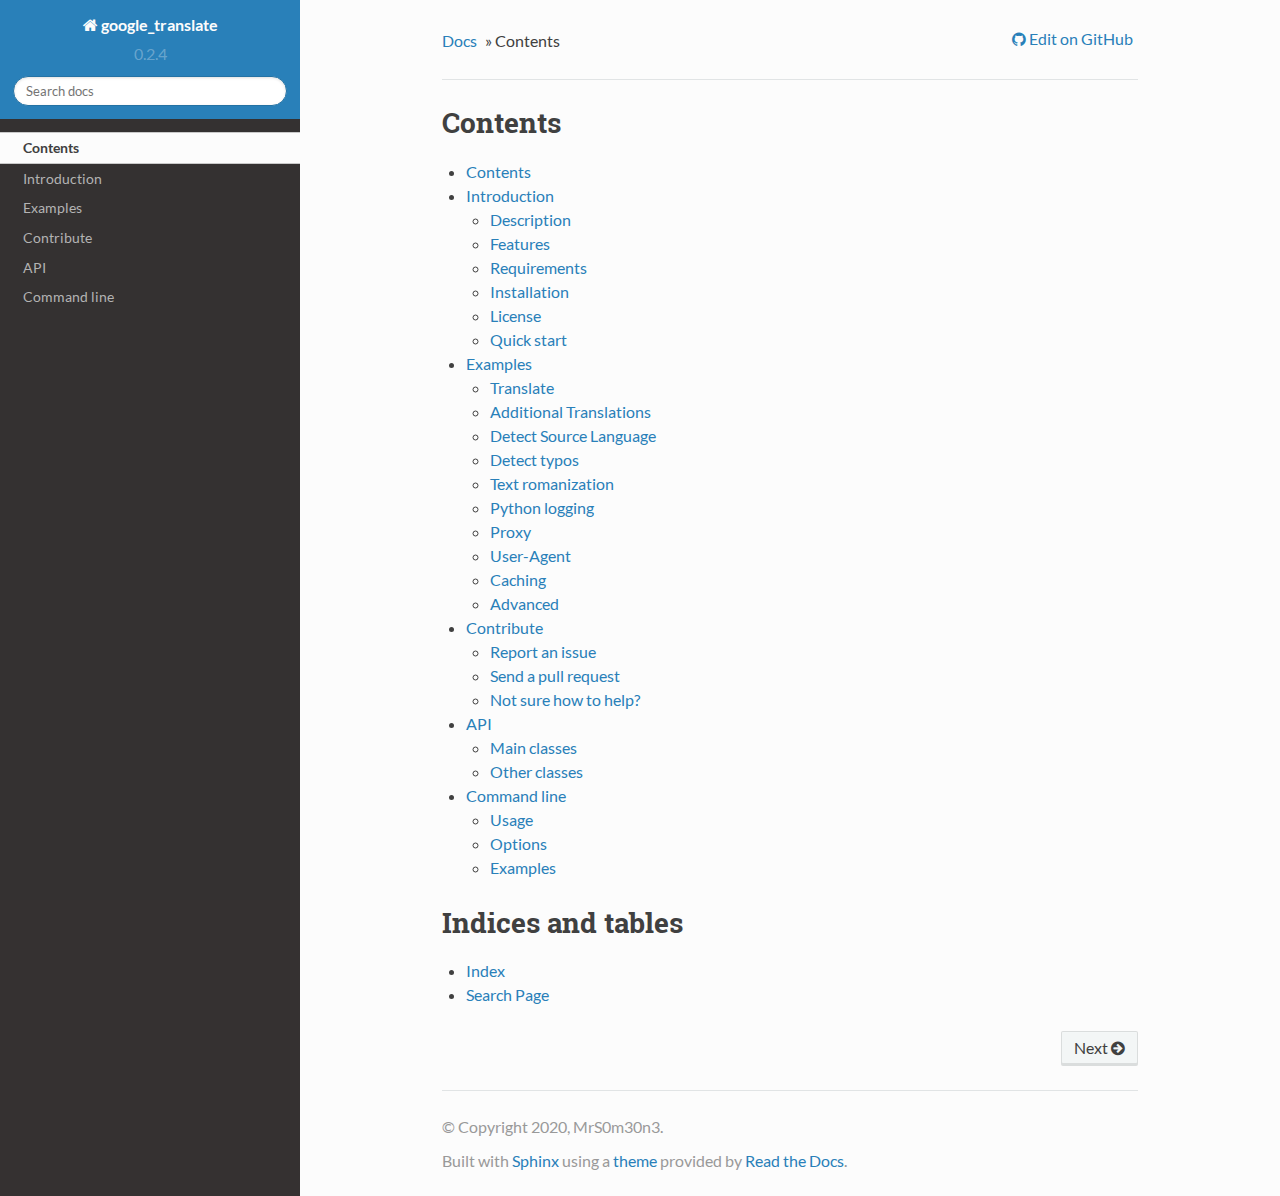
<file: docs/docs/index.html>
<!DOCTYPE html>
<!--[if IE 8]><html class="no-js lt-ie9" lang="en" > <![endif]-->
<!--[if gt IE 8]><!--> <html class="no-js" lang="en" > <!--<![endif]-->
<head>
  <meta charset="utf-8">
  
  <meta name="viewport" content="width=device-width, initial-scale=1.0">
  
  <title>Contents &mdash; google_translate 0.2.4 documentation</title>
  

  
  

  

  
  
    

  

  
  
    <link rel="stylesheet" href="_static/css/theme.css" type="text/css" />
  

  

  
        <link rel="index" title="Index"
              href="genindex.html"/>
        <link rel="search" title="Search" href="search.html"/>
    <link rel="top" title="google_translate 0.2.4 documentation" href="#"/>
        <link rel="next" title="Introduction" href="intro.html"/> 

  
  <script src="_static/js/modernizr.min.js"></script>

</head>

<body class="wy-body-for-nav" role="document">

  <div class="wy-grid-for-nav">

    
    <nav data-toggle="wy-nav-shift" class="wy-nav-side">
      <div class="wy-side-scroll">
        <div class="wy-side-nav-search">
          

          
            <a href="#" class="icon icon-home"> google_translate
          

          
          </a>

          
            
            
              <div class="version">
                0.2.4
              </div>
            
          

          
<div role="search">
  <form id="rtd-search-form" class="wy-form" action="search.html" method="get">
    <input type="text" name="q" placeholder="Search docs" />
    <input type="hidden" name="check_keywords" value="yes" />
    <input type="hidden" name="area" value="default" />
  </form>
</div>

          
        </div>

        <div class="wy-menu wy-menu-vertical" data-spy="affix" role="navigation" aria-label="main navigation">
          
            
            
                <ul class="current">
<li class="toctree-l1 current"><a class="current reference internal" href="#">Contents</a></li>
<li class="toctree-l1"><a class="reference internal" href="intro.html">Introduction</a></li>
<li class="toctree-l1"><a class="reference internal" href="examples.html">Examples</a></li>
<li class="toctree-l1"><a class="reference internal" href="contribute.html">Contribute</a></li>
<li class="toctree-l1"><a class="reference internal" href="api.html">API</a></li>
<li class="toctree-l1"><a class="reference internal" href="cmdline.html">Command line</a></li>
</ul>

            
          
        </div>
      </div>
    </nav>

    <section data-toggle="wy-nav-shift" class="wy-nav-content-wrap">

      
      <nav class="wy-nav-top" role="navigation" aria-label="top navigation">
        <i data-toggle="wy-nav-top" class="fa fa-bars"></i>
        <a href="#">google_translate</a>
      </nav>


      
      <div class="wy-nav-content">
        <div class="rst-content">
          

 



<div role="navigation" aria-label="breadcrumbs navigation">
  <ul class="wy-breadcrumbs">
    <li><a href="#">Docs</a> &raquo;</li>
      
    <li>Contents</li>
      <li class="wy-breadcrumbs-aside">
        
          
            <a href="https://github.com/MrS0m30n3/google-translate/blob/master/docs/index.rst" class="fa fa-github"> Edit on GitHub</a>
          
        
      </li>
  </ul>
  <hr/>
</div>
          <div role="main" class="document" itemscope="itemscope" itemtype="http://schema.org/Article">
           <div itemprop="articleBody">
            
  <div class="section" id="contents">
<h1>Contents<a class="headerlink" href="#contents" title="Permalink to this headline">¶</a></h1>
<div class="toctree-wrapper compound">
<ul class="current">
<li class="toctree-l1 current"><a class="current reference internal" href="#">Contents</a></li>
<li class="toctree-l1"><a class="reference internal" href="intro.html">Introduction</a><ul>
<li class="toctree-l2"><a class="reference internal" href="intro.html#description">Description</a></li>
<li class="toctree-l2"><a class="reference internal" href="intro.html#features">Features</a></li>
<li class="toctree-l2"><a class="reference internal" href="intro.html#requirements">Requirements</a></li>
<li class="toctree-l2"><a class="reference internal" href="intro.html#installation">Installation</a></li>
<li class="toctree-l2"><a class="reference internal" href="intro.html#license">License</a></li>
<li class="toctree-l2"><a class="reference internal" href="intro.html#quick-start">Quick start</a></li>
</ul>
</li>
<li class="toctree-l1"><a class="reference internal" href="examples.html">Examples</a><ul>
<li class="toctree-l2"><a class="reference internal" href="examples.html#translate">Translate</a></li>
<li class="toctree-l2"><a class="reference internal" href="examples.html#additional-translations">Additional Translations</a></li>
<li class="toctree-l2"><a class="reference internal" href="examples.html#detect-source-language">Detect Source Language</a></li>
<li class="toctree-l2"><a class="reference internal" href="examples.html#detect-typos">Detect typos</a></li>
<li class="toctree-l2"><a class="reference internal" href="examples.html#text-romanization">Text romanization</a></li>
<li class="toctree-l2"><a class="reference internal" href="examples.html#python-logging">Python logging</a></li>
<li class="toctree-l2"><a class="reference internal" href="examples.html#proxy">Proxy</a></li>
<li class="toctree-l2"><a class="reference internal" href="examples.html#user-agent">User-Agent</a></li>
<li class="toctree-l2"><a class="reference internal" href="examples.html#caching">Caching</a></li>
<li class="toctree-l2"><a class="reference internal" href="examples.html#advanced">Advanced</a></li>
</ul>
</li>
<li class="toctree-l1"><a class="reference internal" href="contribute.html">Contribute</a><ul>
<li class="toctree-l2"><a class="reference internal" href="contribute.html#report-an-issue">Report an issue</a></li>
<li class="toctree-l2"><a class="reference internal" href="contribute.html#send-a-pull-request">Send a pull request</a></li>
<li class="toctree-l2"><a class="reference internal" href="contribute.html#not-sure-how-to-help">Not sure how to help?</a></li>
</ul>
</li>
<li class="toctree-l1"><a class="reference internal" href="api.html">API</a><ul>
<li class="toctree-l2"><a class="reference internal" href="api.html#main-classes">Main classes</a></li>
<li class="toctree-l2"><a class="reference internal" href="api.html#other-classes">Other classes</a></li>
</ul>
</li>
<li class="toctree-l1"><a class="reference internal" href="cmdline.html">Command line</a><ul>
<li class="toctree-l2"><a class="reference internal" href="cmdline.html#usage">Usage</a></li>
<li class="toctree-l2"><a class="reference internal" href="cmdline.html#options">Options</a></li>
<li class="toctree-l2"><a class="reference internal" href="cmdline.html#examples">Examples</a></li>
</ul>
</li>
</ul>
</div>
</div>
<div class="section" id="indices-and-tables">
<h1>Indices and tables<a class="headerlink" href="#indices-and-tables" title="Permalink to this headline">¶</a></h1>
<ul class="simple">
<li><a class="reference internal" href="genindex.html"><span class="std std-ref">Index</span></a></li>
<li><a class="reference internal" href="search.html"><span class="std std-ref">Search Page</span></a></li>
</ul>
</div>


           </div>
          </div>
          <footer>
  
    <div class="rst-footer-buttons" role="navigation" aria-label="footer navigation">
      
        <a href="intro.html" class="btn btn-neutral float-right" title="Introduction" accesskey="n">Next <span class="fa fa-arrow-circle-right"></span></a>
      
      
    </div>
  

  <hr/>

  <div role="contentinfo">
    <p>
        &copy; Copyright 2020, MrS0m30n3.

    </p>
  </div>
  Built with <a href="http://sphinx-doc.org/">Sphinx</a> using a <a href="https://github.com/snide/sphinx_rtd_theme">theme</a> provided by <a href="https://readthedocs.org">Read the Docs</a>. 

</footer>

        </div>
      </div>

    </section>

  </div>
  


  

    <script type="text/javascript">
        var DOCUMENTATION_OPTIONS = {
            URL_ROOT:'./',
            VERSION:'0.2.4',
            COLLAPSE_INDEX:false,
            FILE_SUFFIX:'.html',
            HAS_SOURCE:  true
        };
    </script>
      <script type="text/javascript" src="_static/jquery.js"></script>
      <script type="text/javascript" src="_static/underscore.js"></script>
      <script type="text/javascript" src="_static/doctools.js"></script>

  

  
  
    <script type="text/javascript" src="_static/js/theme.js"></script>
  

  
  
  <script type="text/javascript">
      jQuery(function () {
          SphinxRtdTheme.StickyNav.enable();
      });
  </script>
   

</body>
</html>
</file>
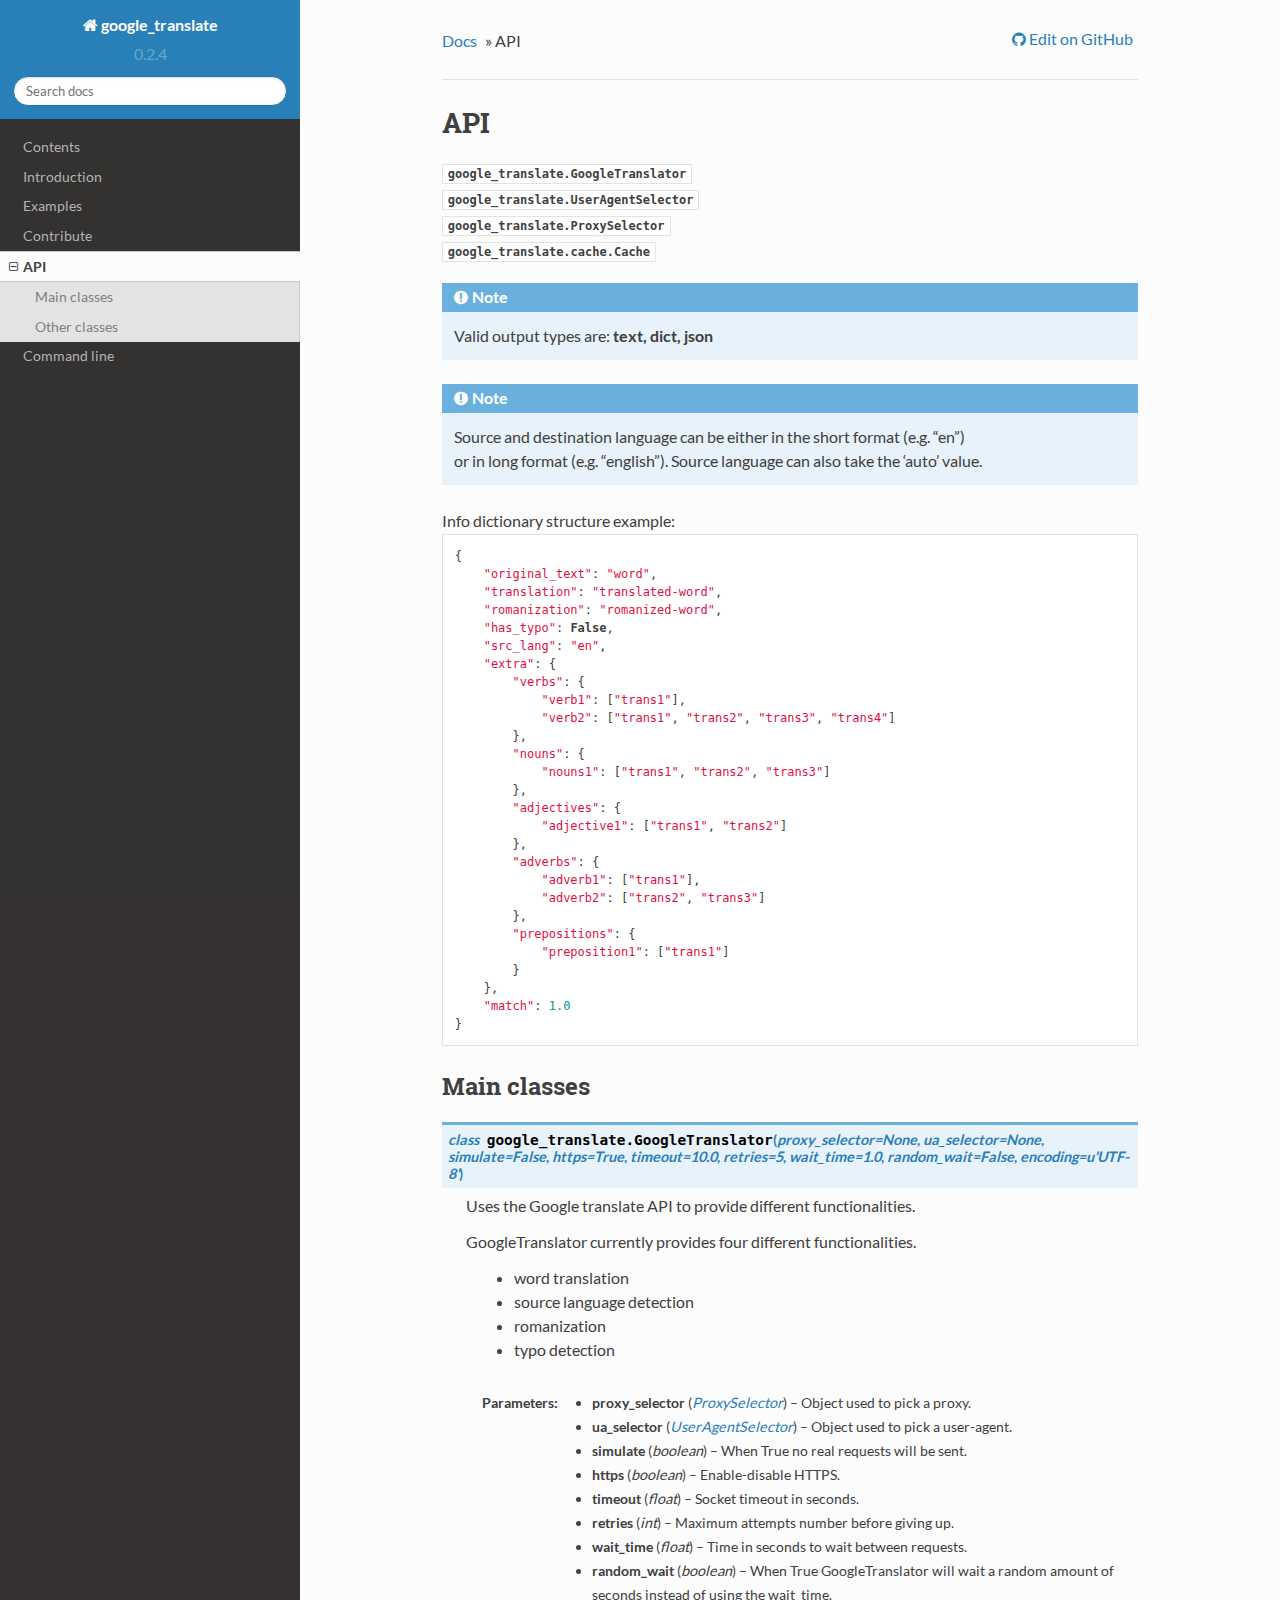
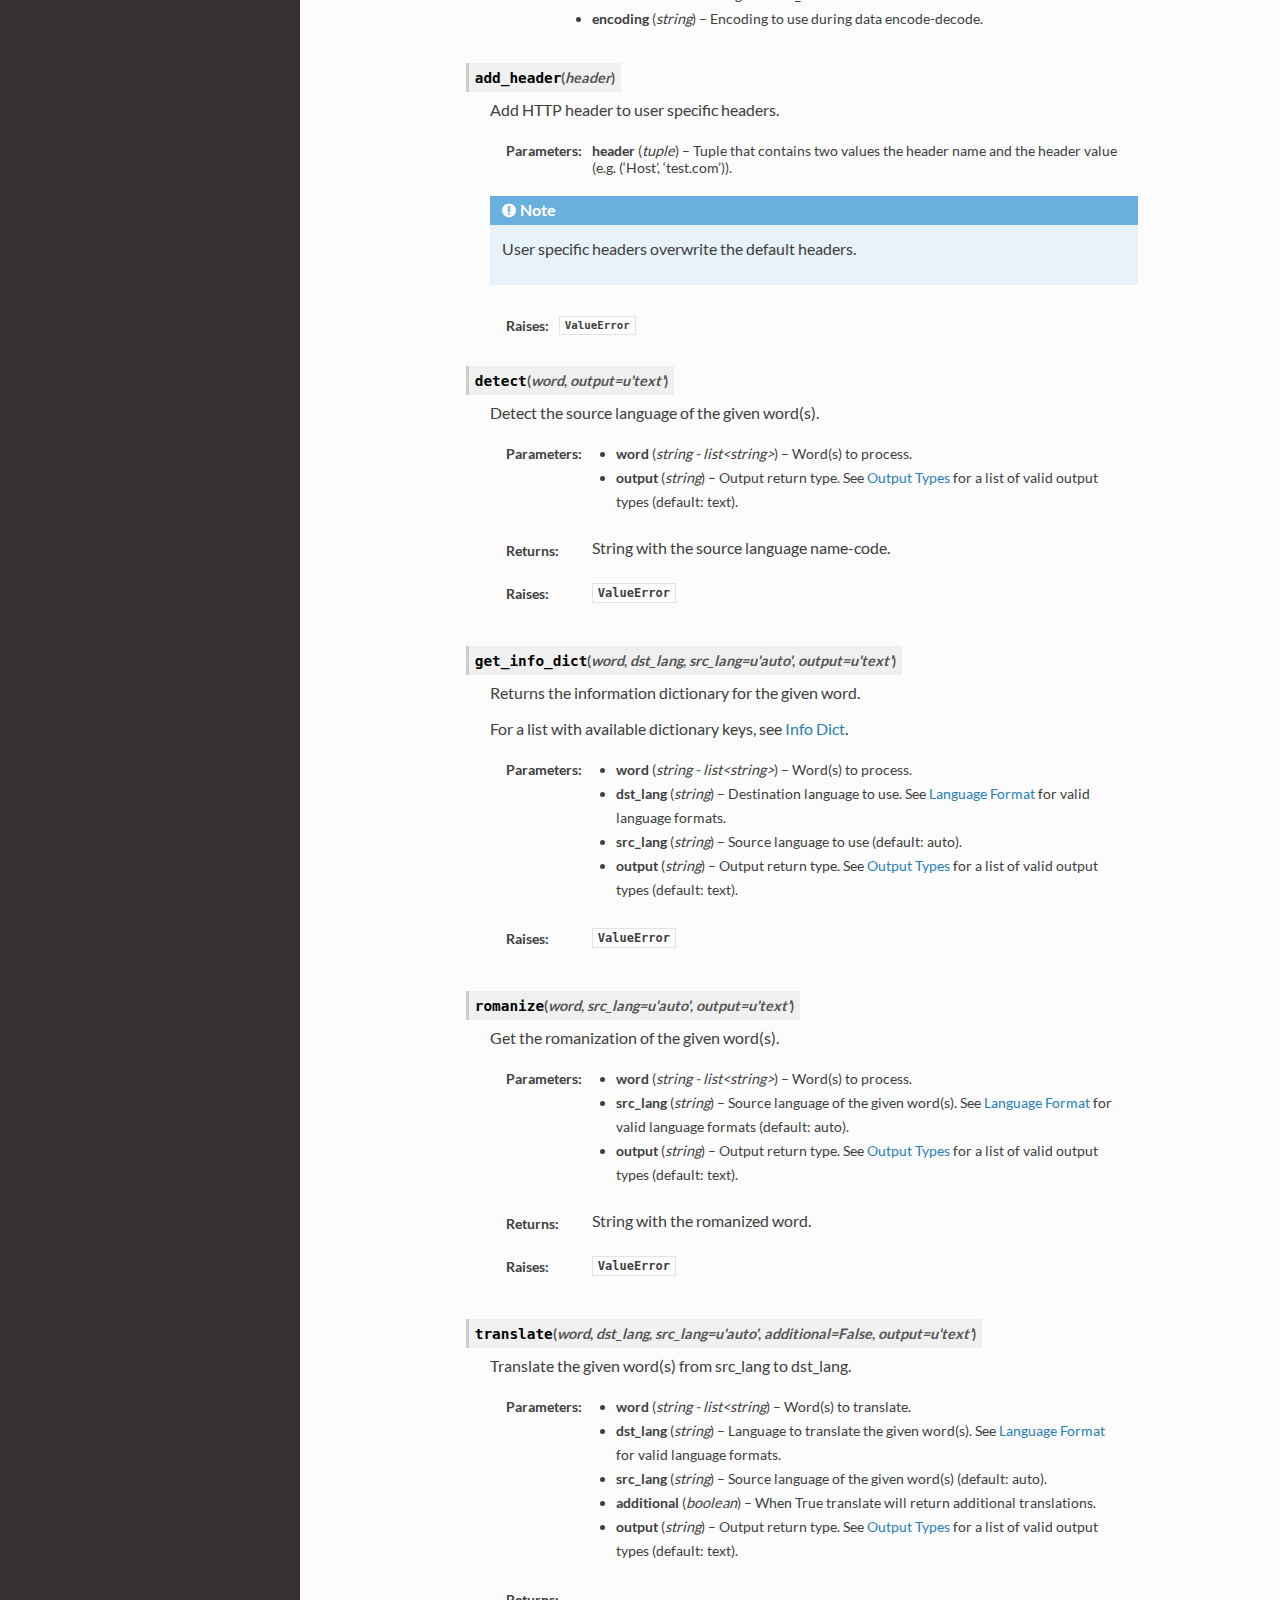
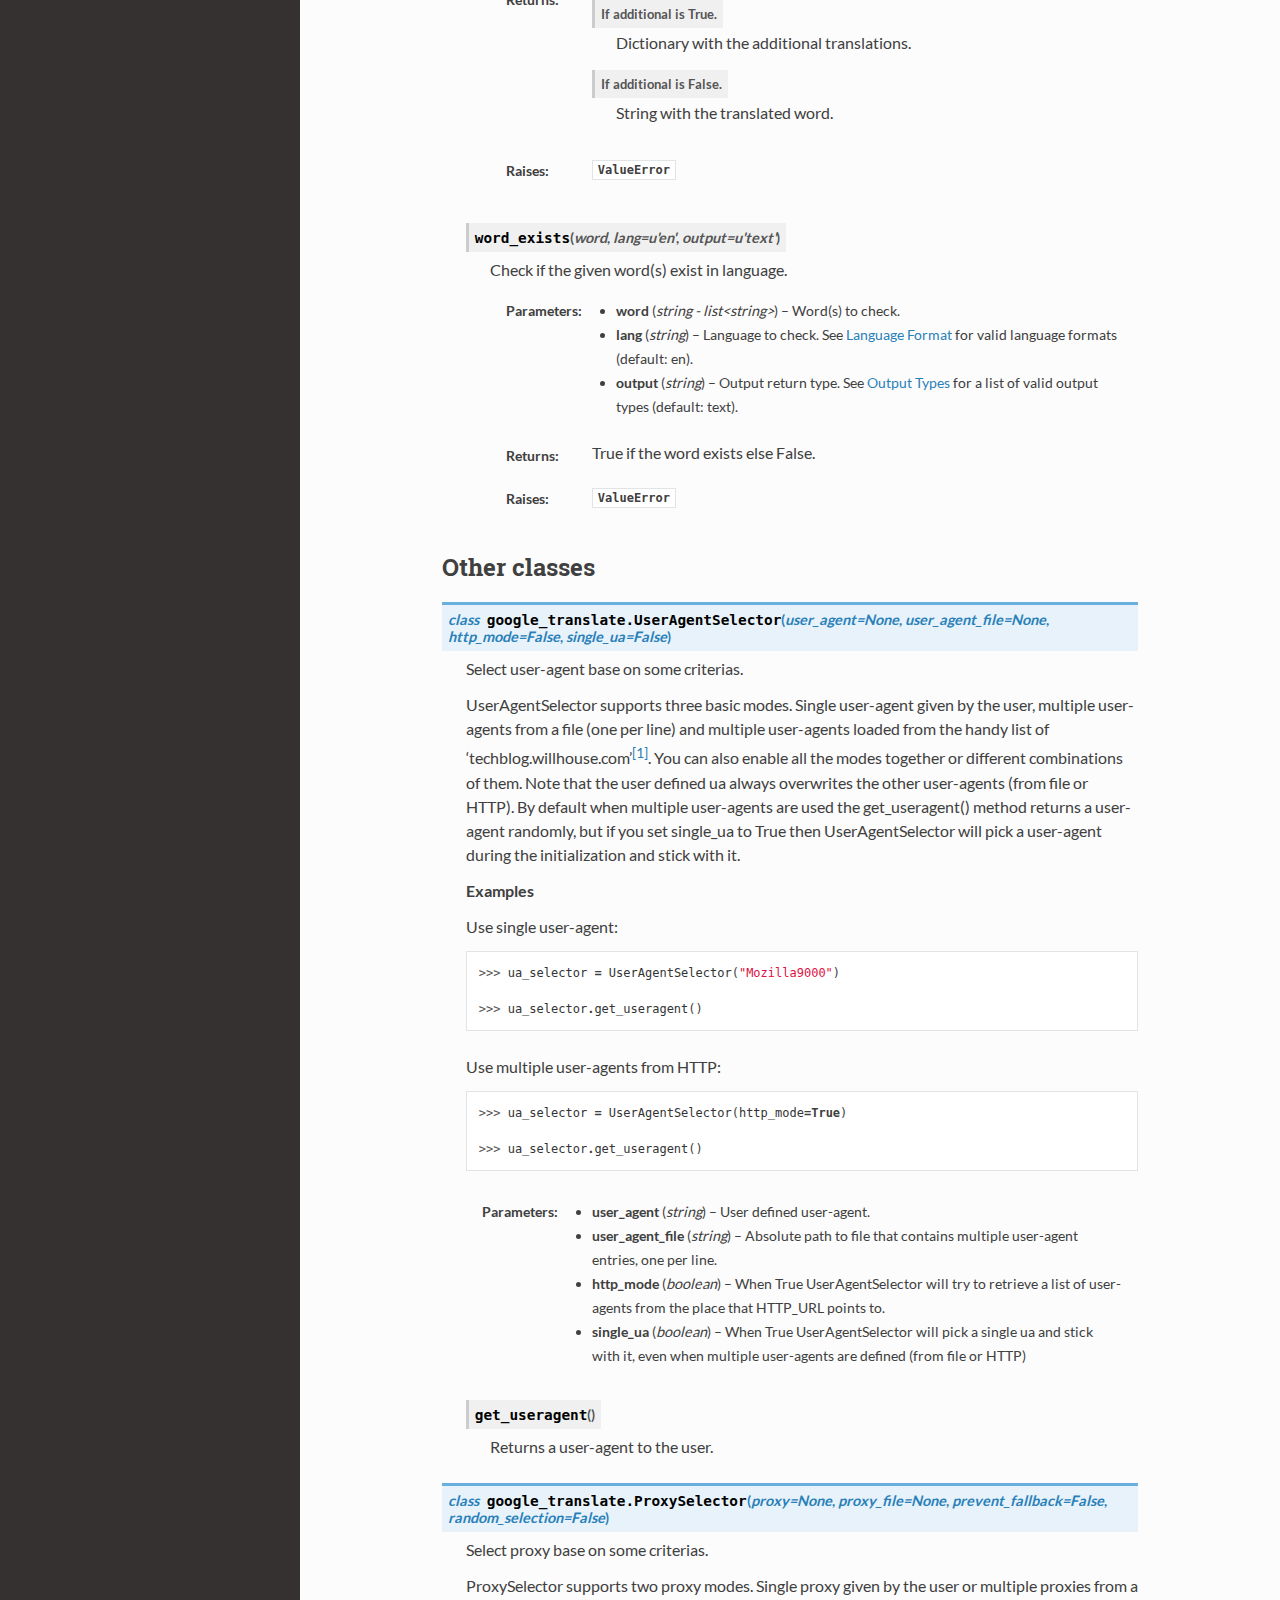
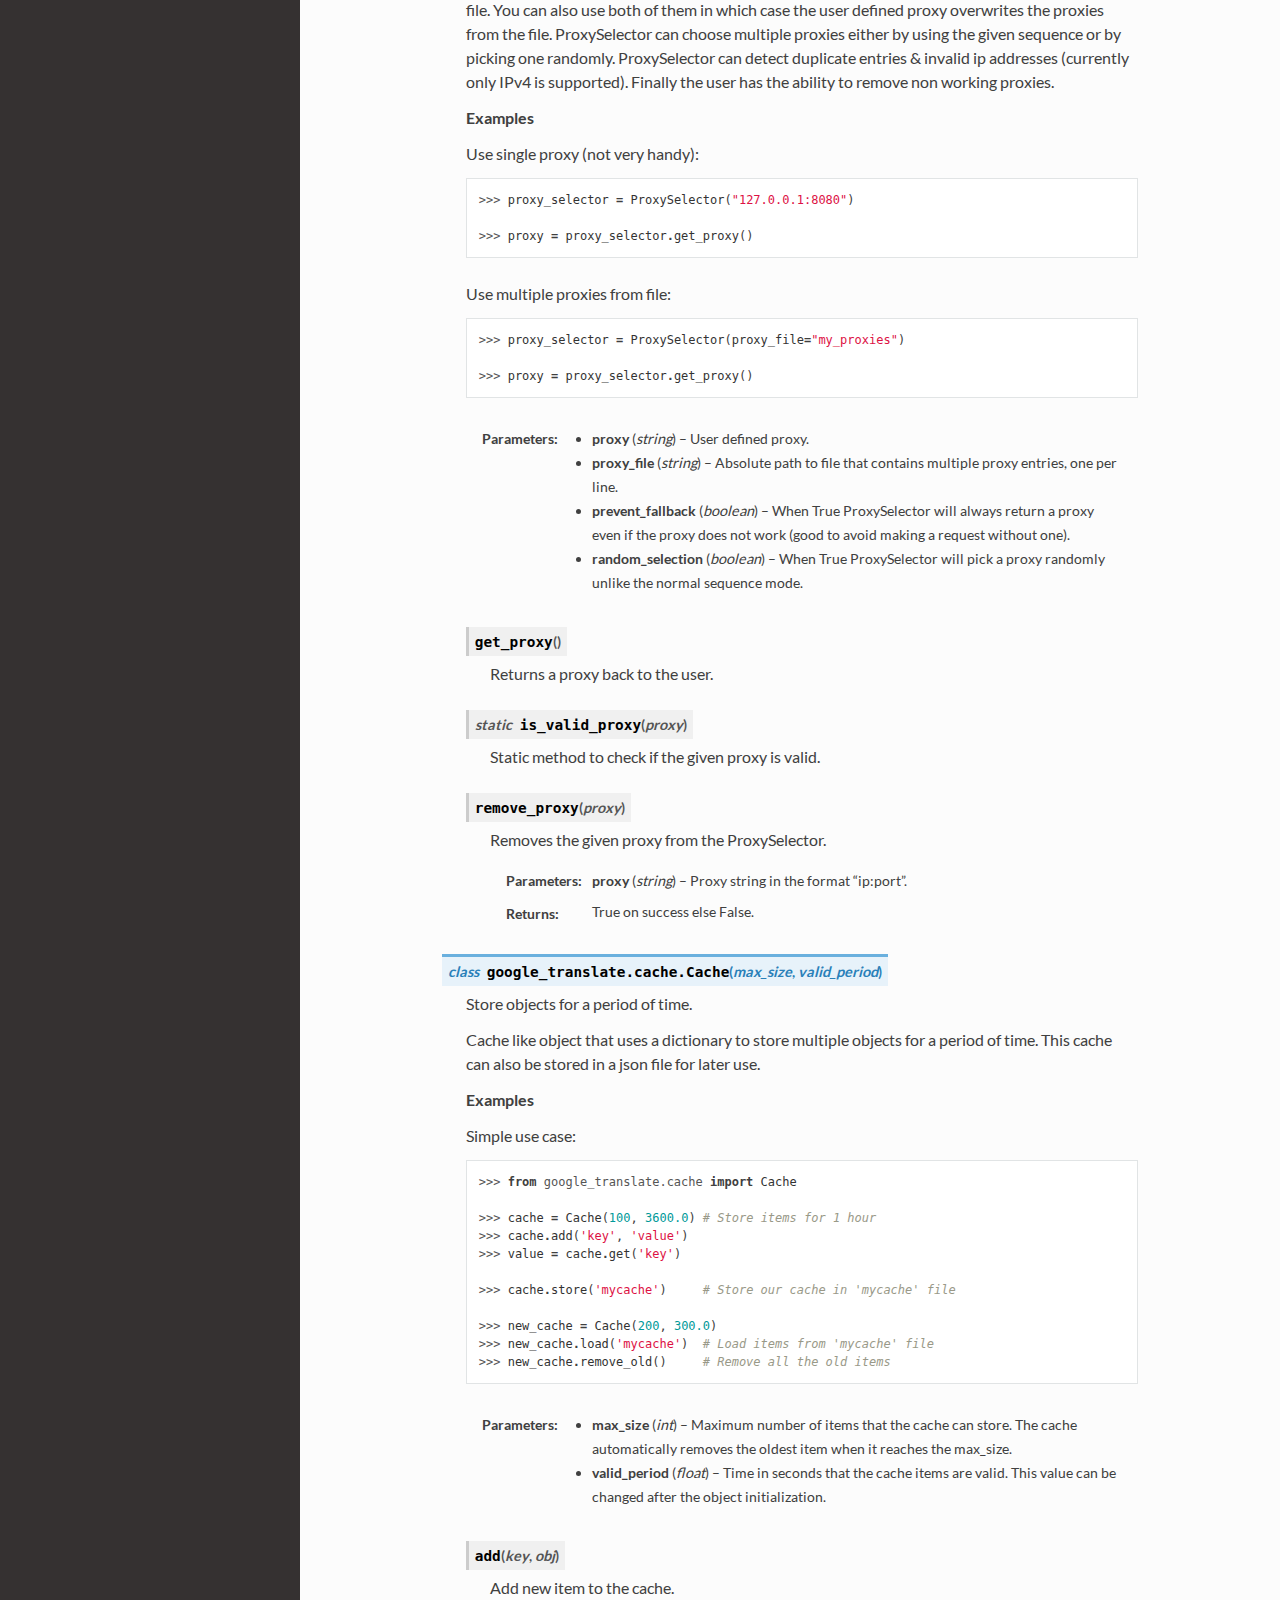
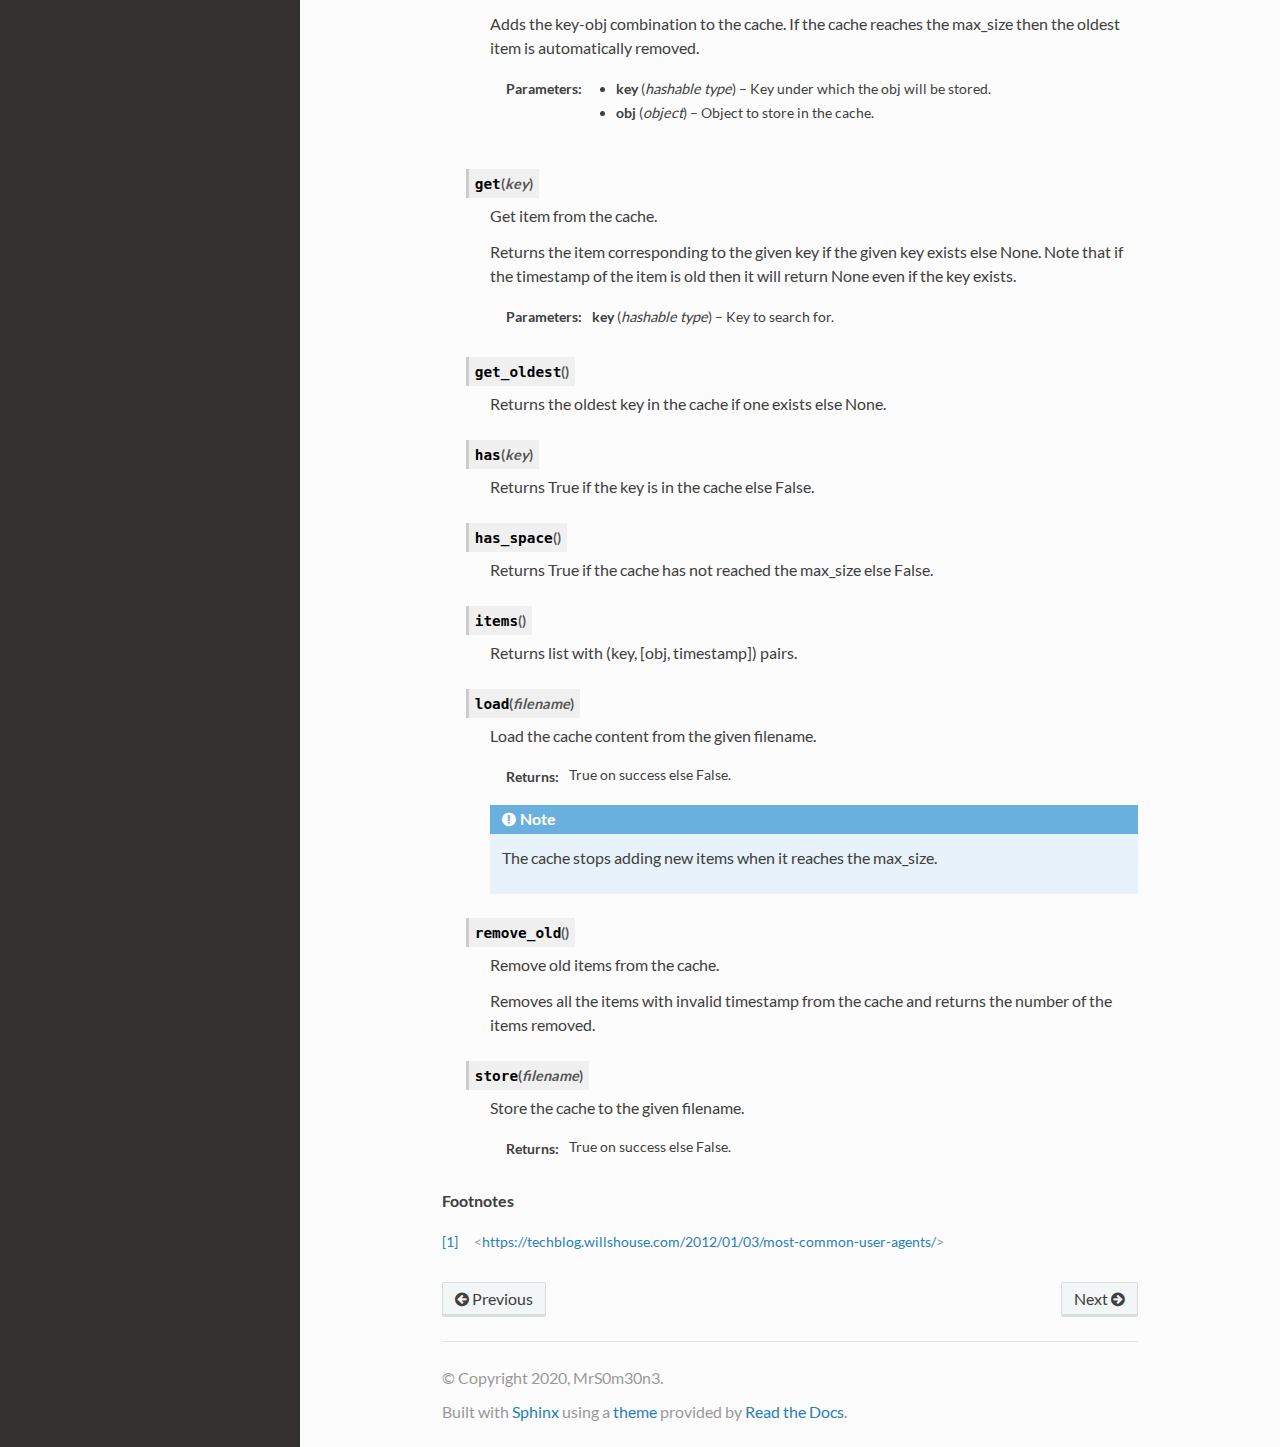
<file: docs/docs/api.html>
<!DOCTYPE html>
<!--[if IE 8]><html class="no-js lt-ie9" lang="en" > <![endif]-->
<!--[if gt IE 8]><!--> <html class="no-js" lang="en" > <!--<![endif]-->
<head>
  <meta charset="utf-8">
  
  <meta name="viewport" content="width=device-width, initial-scale=1.0">
  
  <title>API &mdash; google_translate 0.2.4 documentation</title>
  

  
  

  

  
  
    

  

  
  
    <link rel="stylesheet" href="_static/css/theme.css" type="text/css" />
  

  

  
        <link rel="index" title="Index"
              href="genindex.html"/>
        <link rel="search" title="Search" href="search.html"/>
    <link rel="top" title="google_translate 0.2.4 documentation" href="index.html"/>
        <link rel="next" title="Command line" href="cmdline.html"/>
        <link rel="prev" title="Contribute" href="contribute.html"/> 

  
  <script src="_static/js/modernizr.min.js"></script>

</head>

<body class="wy-body-for-nav" role="document">

  <div class="wy-grid-for-nav">

    
    <nav data-toggle="wy-nav-shift" class="wy-nav-side">
      <div class="wy-side-scroll">
        <div class="wy-side-nav-search">
          

          
            <a href="index.html" class="icon icon-home"> google_translate
          

          
          </a>

          
            
            
              <div class="version">
                0.2.4
              </div>
            
          

          
<div role="search">
  <form id="rtd-search-form" class="wy-form" action="search.html" method="get">
    <input type="text" name="q" placeholder="Search docs" />
    <input type="hidden" name="check_keywords" value="yes" />
    <input type="hidden" name="area" value="default" />
  </form>
</div>

          
        </div>

        <div class="wy-menu wy-menu-vertical" data-spy="affix" role="navigation" aria-label="main navigation">
          
            
            
                <ul class="current">
<li class="toctree-l1"><a class="reference internal" href="index.html">Contents</a></li>
<li class="toctree-l1"><a class="reference internal" href="intro.html">Introduction</a></li>
<li class="toctree-l1"><a class="reference internal" href="examples.html">Examples</a></li>
<li class="toctree-l1"><a class="reference internal" href="contribute.html">Contribute</a></li>
<li class="toctree-l1 current"><a class="current reference internal" href="#">API</a><ul>
<li class="toctree-l2"><a class="reference internal" href="#main-classes">Main classes</a></li>
<li class="toctree-l2"><a class="reference internal" href="#other-classes">Other classes</a></li>
</ul>
</li>
<li class="toctree-l1"><a class="reference internal" href="cmdline.html">Command line</a></li>
</ul>

            
          
        </div>
      </div>
    </nav>

    <section data-toggle="wy-nav-shift" class="wy-nav-content-wrap">

      
      <nav class="wy-nav-top" role="navigation" aria-label="top navigation">
        <i data-toggle="wy-nav-top" class="fa fa-bars"></i>
        <a href="index.html">google_translate</a>
      </nav>


      
      <div class="wy-nav-content">
        <div class="rst-content">
          

 



<div role="navigation" aria-label="breadcrumbs navigation">
  <ul class="wy-breadcrumbs">
    <li><a href="index.html">Docs</a> &raquo;</li>
      
    <li>API</li>
      <li class="wy-breadcrumbs-aside">
        
          
            <a href="https://github.com/MrS0m30n3/google-translate/blob/master/docs/api.rst" class="fa fa-github"> Edit on GitHub</a>
          
        
      </li>
  </ul>
  <hr/>
</div>
          <div role="main" class="document" itemscope="itemscope" itemtype="http://schema.org/Article">
           <div itemprop="articleBody">
            
  <div class="section" id="api">
<h1>API<a class="headerlink" href="#api" title="Permalink to this headline">¶</a></h1>
<p><a class="reference internal" href="#google_translate.GoogleTranslator" title="google_translate.GoogleTranslator"><code class="xref py py-class docutils literal"><span class="pre">google_translate.GoogleTranslator</span></code></a></p>
<p><a class="reference internal" href="#google_translate.UserAgentSelector" title="google_translate.UserAgentSelector"><code class="xref py py-class docutils literal"><span class="pre">google_translate.UserAgentSelector</span></code></a></p>
<p><a class="reference internal" href="#google_translate.ProxySelector" title="google_translate.ProxySelector"><code class="xref py py-class docutils literal"><span class="pre">google_translate.ProxySelector</span></code></a></p>
<p><a class="reference internal" href="#google_translate.cache.Cache" title="google_translate.cache.Cache"><code class="xref py py-class docutils literal"><span class="pre">google_translate.cache.Cache</span></code></a></p>
<br>
<a id="output-types"></a>
<div class="admonition note">
<p class="first admonition-title">Note</p>
<p class="last">Valid output types are: <strong>text, dict, json</strong></p>
</div>
<a id="language-format"></a>
<div class="admonition note">
<p class="first admonition-title">Note</p>
<p>Source and destination language can be either in the short format (e.g. &#8220;en&#8221;)</p>
<p class="last">or in long format (e.g. &#8220;english&#8221;). Source language can also take the &#8216;auto&#8217; value.</p>
</div>
<a id="info-dict"></a>
<p>Info dictionary structure example:</p>
<div class="highlight-default"><div class="highlight"><pre><span></span><span class="p">{</span>
    <span class="s2">&quot;original_text&quot;</span><span class="p">:</span> <span class="s2">&quot;word&quot;</span><span class="p">,</span>
    <span class="s2">&quot;translation&quot;</span><span class="p">:</span> <span class="s2">&quot;translated-word&quot;</span><span class="p">,</span>
    <span class="s2">&quot;romanization&quot;</span><span class="p">:</span> <span class="s2">&quot;romanized-word&quot;</span><span class="p">,</span>
    <span class="s2">&quot;has_typo&quot;</span><span class="p">:</span> <span class="kc">False</span><span class="p">,</span>
    <span class="s2">&quot;src_lang&quot;</span><span class="p">:</span> <span class="s2">&quot;en&quot;</span><span class="p">,</span>
    <span class="s2">&quot;extra&quot;</span><span class="p">:</span> <span class="p">{</span>
        <span class="s2">&quot;verbs&quot;</span><span class="p">:</span> <span class="p">{</span>
            <span class="s2">&quot;verb1&quot;</span><span class="p">:</span> <span class="p">[</span><span class="s2">&quot;trans1&quot;</span><span class="p">],</span>
            <span class="s2">&quot;verb2&quot;</span><span class="p">:</span> <span class="p">[</span><span class="s2">&quot;trans1&quot;</span><span class="p">,</span> <span class="s2">&quot;trans2&quot;</span><span class="p">,</span> <span class="s2">&quot;trans3&quot;</span><span class="p">,</span> <span class="s2">&quot;trans4&quot;</span><span class="p">]</span>
        <span class="p">},</span>
        <span class="s2">&quot;nouns&quot;</span><span class="p">:</span> <span class="p">{</span>
            <span class="s2">&quot;nouns1&quot;</span><span class="p">:</span> <span class="p">[</span><span class="s2">&quot;trans1&quot;</span><span class="p">,</span> <span class="s2">&quot;trans2&quot;</span><span class="p">,</span> <span class="s2">&quot;trans3&quot;</span><span class="p">]</span>
        <span class="p">},</span>
        <span class="s2">&quot;adjectives&quot;</span><span class="p">:</span> <span class="p">{</span>
            <span class="s2">&quot;adjective1&quot;</span><span class="p">:</span> <span class="p">[</span><span class="s2">&quot;trans1&quot;</span><span class="p">,</span> <span class="s2">&quot;trans2&quot;</span><span class="p">]</span>
        <span class="p">},</span>
        <span class="s2">&quot;adverbs&quot;</span><span class="p">:</span> <span class="p">{</span>
            <span class="s2">&quot;adverb1&quot;</span><span class="p">:</span> <span class="p">[</span><span class="s2">&quot;trans1&quot;</span><span class="p">],</span>
            <span class="s2">&quot;adverb2&quot;</span><span class="p">:</span> <span class="p">[</span><span class="s2">&quot;trans2&quot;</span><span class="p">,</span> <span class="s2">&quot;trans3&quot;</span><span class="p">]</span>
        <span class="p">},</span>
        <span class="s2">&quot;prepositions&quot;</span><span class="p">:</span> <span class="p">{</span>
            <span class="s2">&quot;preposition1&quot;</span><span class="p">:</span> <span class="p">[</span><span class="s2">&quot;trans1&quot;</span><span class="p">]</span>
        <span class="p">}</span>
    <span class="p">},</span>
    <span class="s2">&quot;match&quot;</span><span class="p">:</span> <span class="mf">1.0</span>
<span class="p">}</span>
</pre></div>
</div>
<div class="section" id="main-classes">
<h2>Main classes<a class="headerlink" href="#main-classes" title="Permalink to this headline">¶</a></h2>
<dl class="class">
<dt id="google_translate.GoogleTranslator">
<em class="property">class </em><code class="descclassname">google_translate.</code><code class="descname">GoogleTranslator</code><span class="sig-paren">(</span><em>proxy_selector=None</em>, <em>ua_selector=None</em>, <em>simulate=False</em>, <em>https=True</em>, <em>timeout=10.0</em>, <em>retries=5</em>, <em>wait_time=1.0</em>, <em>random_wait=False</em>, <em>encoding=u'UTF-8'</em><span class="sig-paren">)</span><a class="headerlink" href="#google_translate.GoogleTranslator" title="Permalink to this definition">¶</a></dt>
<dd><p>Uses the Google translate API to provide different functionalities.</p>
<p>GoogleTranslator currently provides four different functionalities.</p>
<blockquote>
<div><ul class="simple">
<li>word translation</li>
<li>source language detection</li>
<li>romanization</li>
<li>typo detection</li>
</ul>
</div></blockquote>

<table class="docutils field-list" frame="void" rules="none">
<col class="field-name" />
<col class="field-body" />
<tbody valign="top">
<tr class="field-odd field"><th class="field-name">Parameters:</th><td class="field-body"><ul class="first last simple">
<li><strong>proxy_selector</strong> (<a class="reference internal" href="#google_translate.ProxySelector" title="google_translate.ProxySelector"><em>ProxySelector</em></a>) &#8211; Object used to pick a proxy.</li>
<li><strong>ua_selector</strong> (<a class="reference internal" href="#google_translate.UserAgentSelector" title="google_translate.UserAgentSelector"><em>UserAgentSelector</em></a>) &#8211; Object used to pick a user-agent.</li>
<li><strong>simulate</strong> (<em>boolean</em>) &#8211; When True no real requests will be sent.</li>
<li><strong>https</strong> (<em>boolean</em>) &#8211; Enable-disable HTTPS.</li>
<li><strong>timeout</strong> (<em>float</em>) &#8211; Socket timeout in seconds.</li>
<li><strong>retries</strong> (<em>int</em>) &#8211; Maximum attempts number before giving up.</li>
<li><strong>wait_time</strong> (<em>float</em>) &#8211; Time in seconds to wait between requests.</li>
<li><strong>random_wait</strong> (<em>boolean</em>) &#8211; When True GoogleTranslator will wait a random
amount of seconds instead of using the wait_time.</li>
<li><strong>encoding</strong> (<em>string</em>) &#8211; Encoding to use during data encode-decode.</li>
</ul>
</td>
</tr>
</tbody>
</table>
<dl class="method">
<dt id="google_translate.GoogleTranslator.add_header">
<code class="descname">add_header</code><span class="sig-paren">(</span><em>header</em><span class="sig-paren">)</span><a class="headerlink" href="#google_translate.GoogleTranslator.add_header" title="Permalink to this definition">¶</a></dt>
<dd><p>Add HTTP header to user specific headers.</p>
<table class="docutils field-list" frame="void" rules="none">
<col class="field-name" />
<col class="field-body" />
<tbody valign="top">
<tr class="field-odd field"><th class="field-name">Parameters:</th><td class="field-body"><strong>header</strong> (<em>tuple</em>) &#8211; Tuple that contains two values the header
name and the header value (e.g. (&#8216;Host&#8217;, &#8216;test.com&#8217;)).</td>
</tr>
</tbody>
</table>
<div class="admonition note">
<p class="first admonition-title">Note</p>
<p class="last">User specific headers overwrite the default headers.</p>
</div>
<table class="docutils field-list" frame="void" rules="none">
<col class="field-name" />
<col class="field-body" />
<tbody valign="top">
<tr class="field-odd field"><th class="field-name">Raises:</th><td class="field-body"><code class="xref py py-exc docutils literal"><span class="pre">ValueError</span></code></td>
</tr>
</tbody>
</table>
</dd></dl>

<dl class="method">
<dt id="google_translate.GoogleTranslator.detect">
<code class="descname">detect</code><span class="sig-paren">(</span><em>word</em>, <em>output=u'text'</em><span class="sig-paren">)</span><a class="headerlink" href="#google_translate.GoogleTranslator.detect" title="Permalink to this definition">¶</a></dt>
<dd><p>Detect the source language of the given word(s).</p>
<table class="docutils field-list" frame="void" rules="none">
<col class="field-name" />
<col class="field-body" />
<tbody valign="top">
<tr class="field-odd field"><th class="field-name">Parameters:</th><td class="field-body"><ul class="first simple">
<li><strong>word</strong> (<em>string - list&lt;string&gt;</em>) &#8211; Word(s) to process.</li>
<li><strong>output</strong> (<em>string</em>) &#8211; Output return type.
See <a href="#output-types">Output Types</a> for a list of valid output types (default: text).</li>
</ul>
</td>
</tr>
<tr class="field-even field"><th class="field-name">Returns:</th><td class="field-body"><p class="first">String with the source language name-code.</p>
</td>
</tr>
<tr class="field-odd field"><th class="field-name">Raises:</th><td class="field-body"><p class="first last"><code class="xref py py-exc docutils literal"><span class="pre">ValueError</span></code></p>
</td>
</tr>
</tbody>
</table>
</dd></dl>

<dl class="method">
<dt id="google_translate.GoogleTranslator.get_info_dict">
<code class="descname">get_info_dict</code><span class="sig-paren">(</span><em>word</em>, <em>dst_lang</em>, <em>src_lang=u'auto'</em>, <em>output=u'text'</em><span class="sig-paren">)</span><a class="headerlink" href="#google_translate.GoogleTranslator.get_info_dict" title="Permalink to this definition">¶</a></dt>
<dd><p>Returns the information dictionary for the given word.</p>
<p>For a list with available dictionary keys, see <a href="#info-dict">Info Dict</a>.</p>
<table class="docutils field-list" frame="void" rules="none">
<col class="field-name" />
<col class="field-body" />
<tbody valign="top">
<tr class="field-odd field"><th class="field-name">Parameters:</th><td class="field-body"><ul class="first simple">
<li><strong>word</strong> (<em>string - list&lt;string&gt;</em>) &#8211; Word(s) to process.</li>
<li><strong>dst_lang</strong> (<em>string</em>) &#8211; Destination language to use.
See <a href="#language-format">Language Format</a> for valid language formats.</li>
<li><strong>src_lang</strong> (<em>string</em>) &#8211; Source language to use (default: auto).</li>
<li><strong>output</strong> (<em>string</em>) &#8211; Output return type.
See <a href="#output-types">Output Types</a> for a list of valid output types (default: text).</li>
</ul>
</td>
</tr>
<tr class="field-even field"><th class="field-name">Raises:</th><td class="field-body"><p class="first last"><code class="xref py py-exc docutils literal"><span class="pre">ValueError</span></code></p>
</td>
</tr>
</tbody>
</table>
</dd></dl>

<dl class="method">
<dt id="google_translate.GoogleTranslator.romanize">
<code class="descname">romanize</code><span class="sig-paren">(</span><em>word</em>, <em>src_lang=u'auto'</em>, <em>output=u'text'</em><span class="sig-paren">)</span><a class="headerlink" href="#google_translate.GoogleTranslator.romanize" title="Permalink to this definition">¶</a></dt>
<dd><p>Get the romanization of the given word(s).</p>
<table class="docutils field-list" frame="void" rules="none">
<col class="field-name" />
<col class="field-body" />
<tbody valign="top">
<tr class="field-odd field"><th class="field-name">Parameters:</th><td class="field-body"><ul class="first simple">
<li><strong>word</strong> (<em>string - list&lt;string&gt;</em>) &#8211; Word(s) to process.</li>
<li><strong>src_lang</strong> (<em>string</em>) &#8211; Source language of the given word(s).
See <a href="#language-format">Language Format</a> for valid language formats (default: auto).</li>
<li><strong>output</strong> (<em>string</em>) &#8211; Output return type.
See <a href="#output-types">Output Types</a> for a list of valid output types (default: text).</li>
</ul>
</td>
</tr>
<tr class="field-even field"><th class="field-name">Returns:</th><td class="field-body"><p class="first">String with the romanized word.</p>
</td>
</tr>
<tr class="field-odd field"><th class="field-name">Raises:</th><td class="field-body"><p class="first last"><code class="xref py py-exc docutils literal"><span class="pre">ValueError</span></code></p>
</td>
</tr>
</tbody>
</table>
</dd></dl>

<dl class="method">
<dt id="google_translate.GoogleTranslator.translate">
<code class="descname">translate</code><span class="sig-paren">(</span><em>word</em>, <em>dst_lang</em>, <em>src_lang=u'auto'</em>, <em>additional=False</em>, <em>output=u'text'</em><span class="sig-paren">)</span><a class="headerlink" href="#google_translate.GoogleTranslator.translate" title="Permalink to this definition">¶</a></dt>
<dd><p>Translate the given word(s) from src_lang to dst_lang.</p>
<table class="docutils field-list" frame="void" rules="none">
<col class="field-name" />
<col class="field-body" />
<tbody valign="top">
<tr class="field-odd field"><th class="field-name">Parameters:</th><td class="field-body"><ul class="first simple">
<li><strong>word</strong> (<em>string - list&lt;string</em>) &#8211; Word(s) to translate.</li>
<li><strong>dst_lang</strong> (<em>string</em>) &#8211; Language to translate the given word(s).
See <a href="#language-format">Language Format</a> for valid language formats.</li>
<li><strong>src_lang</strong> (<em>string</em>) &#8211; Source language of the given word(s) (default: auto).</li>
<li><strong>additional</strong> (<em>boolean</em>) &#8211; When True translate will return additional translations.</li>
<li><strong>output</strong> (<em>string</em>) &#8211; Output return type.
See <a href="#output-types">Output Types</a> for a list of valid output types (default: text).</li>
</ul>
</td>
</tr>
<tr class="field-even field"><th class="field-name">Returns:</th><td class="field-body"><p class="first"><dl class="docutils">
<dt>If additional is True.</dt>
<dd><p class="first last">Dictionary with the additional translations.</p>
</dd>
<dt>If additional is False.</dt>
<dd><p class="first last">String with the translated word.</p>
</dd>
</dl>
</p>
</td>
</tr>
<tr class="field-odd field"><th class="field-name">Raises:</th><td class="field-body"><p class="first last"><code class="xref py py-exc docutils literal"><span class="pre">ValueError</span></code></p>
</td>
</tr>
</tbody>
</table>
</dd></dl>

<dl class="method">
<dt id="google_translate.GoogleTranslator.word_exists">
<code class="descname">word_exists</code><span class="sig-paren">(</span><em>word</em>, <em>lang=u'en'</em>, <em>output=u'text'</em><span class="sig-paren">)</span><a class="headerlink" href="#google_translate.GoogleTranslator.word_exists" title="Permalink to this definition">¶</a></dt>
<dd><p>Check if the given word(s) exist in language.</p>
<table class="docutils field-list" frame="void" rules="none">
<col class="field-name" />
<col class="field-body" />
<tbody valign="top">
<tr class="field-odd field"><th class="field-name">Parameters:</th><td class="field-body"><ul class="first simple">
<li><strong>word</strong> (<em>string - list&lt;string&gt;</em>) &#8211; Word(s) to check.</li>
<li><strong>lang</strong> (<em>string</em>) &#8211; Language to check.
See <a href="#language-format">Language Format</a> for valid language formats (default: en).</li>
<li><strong>output</strong> (<em>string</em>) &#8211; Output return type.
See <a href="#output-types">Output Types</a> for a list of valid output types (default: text).</li>
</ul>
</td>
</tr>
<tr class="field-even field"><th class="field-name">Returns:</th><td class="field-body"><p class="first">True if the word exists else False.</p>
</td>
</tr>
<tr class="field-odd field"><th class="field-name">Raises:</th><td class="field-body"><p class="first last"><code class="xref py py-exc docutils literal"><span class="pre">ValueError</span></code></p>
</td>
</tr>
</tbody>
</table>
</dd></dl>

</dd></dl>

</div>
<div class="section" id="other-classes">
<h2>Other classes<a class="headerlink" href="#other-classes" title="Permalink to this headline">¶</a></h2>
<dl class="class">
<dt id="google_translate.UserAgentSelector">
<em class="property">class </em><code class="descclassname">google_translate.</code><code class="descname">UserAgentSelector</code><span class="sig-paren">(</span><em>user_agent=None</em>, <em>user_agent_file=None</em>, <em>http_mode=False</em>, <em>single_ua=False</em><span class="sig-paren">)</span><a class="headerlink" href="#google_translate.UserAgentSelector" title="Permalink to this definition">¶</a></dt>
<dd><p>Select user-agent base on some criterias.</p>
<p>UserAgentSelector supports three basic modes. Single user-agent given by
the user, multiple user-agents from a file (one per line) and multiple
user-agents loaded from the handy list of &#8216;techblog.willhouse.com&#8217;<a class="footnote-reference" href="#f1" id="id1">[1]</a>. You can
also enable all the modes together or different combinations of them. Note
that the user defined ua always overwrites the other user-agents (from file
or HTTP). By default when multiple user-agents are used the get_useragent()
method returns a user-agent randomly, but if you set single_ua to True then
UserAgentSelector will pick a user-agent during the initialization and
stick with it.</p>
<p class="rubric">Examples</p>
<p>Use single user-agent:</p>
<div class="highlight-default"><div class="highlight"><pre><span></span><span class="gp">&gt;&gt;&gt; </span><span class="n">ua_selector</span> <span class="o">=</span> <span class="n">UserAgentSelector</span><span class="p">(</span><span class="s2">&quot;Mozilla9000&quot;</span><span class="p">)</span>

<span class="gp">&gt;&gt;&gt; </span><span class="n">ua_selector</span><span class="o">.</span><span class="n">get_useragent</span><span class="p">()</span>
</pre></div>
</div>
<p>Use multiple user-agents from HTTP:</p>
<div class="highlight-default"><div class="highlight"><pre><span></span><span class="gp">&gt;&gt;&gt; </span><span class="n">ua_selector</span> <span class="o">=</span> <span class="n">UserAgentSelector</span><span class="p">(</span><span class="n">http_mode</span><span class="o">=</span><span class="kc">True</span><span class="p">)</span>

<span class="gp">&gt;&gt;&gt; </span><span class="n">ua_selector</span><span class="o">.</span><span class="n">get_useragent</span><span class="p">()</span>
</pre></div>
</div>

<table class="docutils field-list" frame="void" rules="none">
<col class="field-name" />
<col class="field-body" />
<tbody valign="top">
<tr class="field-odd field"><th class="field-name">Parameters:</th><td class="field-body"><ul class="first last simple">
<li><strong>user_agent</strong> (<em>string</em>) &#8211; User defined user-agent.</li>
<li><strong>user_agent_file</strong> (<em>string</em>) &#8211; Absolute path to file that contains multiple
user-agent entries, one per line.</li>
<li><strong>http_mode</strong> (<em>boolean</em>) &#8211; When True UserAgentSelector will try to retrieve a
list of user-agents from the place that HTTP_URL points to.</li>
<li><strong>single_ua</strong> (<em>boolean</em>) &#8211; When True UserAgentSelector will pick a single ua
and stick with it, even when multiple user-agents are defined
(from file or HTTP)</li>
</ul>
</td>
</tr>
</tbody>
</table>
<dl class="method">
<dt id="google_translate.UserAgentSelector.get_useragent">
<code class="descname">get_useragent</code><span class="sig-paren">(</span><span class="sig-paren">)</span><a class="headerlink" href="#google_translate.UserAgentSelector.get_useragent" title="Permalink to this definition">¶</a></dt>
<dd><p>Returns a user-agent to the user.</p>
</dd></dl>

</dd></dl>

<dl class="class">
<dt id="google_translate.ProxySelector">
<em class="property">class </em><code class="descclassname">google_translate.</code><code class="descname">ProxySelector</code><span class="sig-paren">(</span><em>proxy=None</em>, <em>proxy_file=None</em>, <em>prevent_fallback=False</em>, <em>random_selection=False</em><span class="sig-paren">)</span><a class="headerlink" href="#google_translate.ProxySelector" title="Permalink to this definition">¶</a></dt>
<dd><p>Select proxy base on some criterias.</p>
<p>ProxySelector supports two proxy modes. Single proxy given by the user or
multiple proxies from a file. You can also use both of them in which case
the user defined proxy overwrites the proxies from the file. ProxySelector
can choose multiple proxies either by using the given sequence or by
picking one randomly. ProxySelector can detect duplicate entries &amp; invalid
ip addresses (currently only IPv4 is supported). Finally the user has the
ability to remove non working proxies.</p>
<p class="rubric">Examples</p>
<p>Use single proxy (not very handy):</p>
<div class="highlight-default"><div class="highlight"><pre><span></span><span class="gp">&gt;&gt;&gt; </span><span class="n">proxy_selector</span> <span class="o">=</span> <span class="n">ProxySelector</span><span class="p">(</span><span class="s2">&quot;127.0.0.1:8080&quot;</span><span class="p">)</span>

<span class="gp">&gt;&gt;&gt; </span><span class="n">proxy</span> <span class="o">=</span> <span class="n">proxy_selector</span><span class="o">.</span><span class="n">get_proxy</span><span class="p">()</span>
</pre></div>
</div>
<p>Use multiple proxies from file:</p>
<div class="highlight-default"><div class="highlight"><pre><span></span><span class="gp">&gt;&gt;&gt; </span><span class="n">proxy_selector</span> <span class="o">=</span> <span class="n">ProxySelector</span><span class="p">(</span><span class="n">proxy_file</span><span class="o">=</span><span class="s2">&quot;my_proxies&quot;</span><span class="p">)</span>

<span class="gp">&gt;&gt;&gt; </span><span class="n">proxy</span> <span class="o">=</span> <span class="n">proxy_selector</span><span class="o">.</span><span class="n">get_proxy</span><span class="p">()</span>
</pre></div>
</div>
<table class="docutils field-list" frame="void" rules="none">
<col class="field-name" />
<col class="field-body" />
<tbody valign="top">
<tr class="field-odd field"><th class="field-name">Parameters:</th><td class="field-body"><ul class="first last simple">
<li><strong>proxy</strong> (<em>string</em>) &#8211; User defined proxy.</li>
<li><strong>proxy_file</strong> (<em>string</em>) &#8211; Absolute path to file that contains multiple
proxy entries, one per line.</li>
<li><strong>prevent_fallback</strong> (<em>boolean</em>) &#8211; When True ProxySelector will always return
a proxy even if the proxy does not work (good to avoid making a
request without one).</li>
<li><strong>random_selection</strong> (<em>boolean</em>) &#8211; When True ProxySelector will pick a proxy
randomly unlike the normal sequence mode.</li>
</ul>
</td>
</tr>
</tbody>
</table>
<dl class="method">
<dt id="google_translate.ProxySelector.get_proxy">
<code class="descname">get_proxy</code><span class="sig-paren">(</span><span class="sig-paren">)</span><a class="headerlink" href="#google_translate.ProxySelector.get_proxy" title="Permalink to this definition">¶</a></dt>
<dd><p>Returns a proxy back to the user.</p>
</dd></dl>

<dl class="staticmethod">
<dt id="google_translate.ProxySelector.is_valid_proxy">
<em class="property">static </em><code class="descname">is_valid_proxy</code><span class="sig-paren">(</span><em>proxy</em><span class="sig-paren">)</span><a class="headerlink" href="#google_translate.ProxySelector.is_valid_proxy" title="Permalink to this definition">¶</a></dt>
<dd><p>Static method to check if the given proxy is valid.</p>
</dd></dl>

<dl class="method">
<dt id="google_translate.ProxySelector.remove_proxy">
<code class="descname">remove_proxy</code><span class="sig-paren">(</span><em>proxy</em><span class="sig-paren">)</span><a class="headerlink" href="#google_translate.ProxySelector.remove_proxy" title="Permalink to this definition">¶</a></dt>
<dd><p>Removes the given proxy from the ProxySelector.</p>
<table class="docutils field-list" frame="void" rules="none">
<col class="field-name" />
<col class="field-body" />
<tbody valign="top">
<tr class="field-odd field"><th class="field-name">Parameters:</th><td class="field-body"><strong>proxy</strong> (<em>string</em>) &#8211; Proxy string in the format &#8220;ip:port&#8221;.</td>
</tr>
<tr class="field-even field"><th class="field-name">Returns:</th><td class="field-body">True on success else False.</td>
</tr>
</tbody>
</table>
</dd></dl>

</dd></dl>

<dl class="class">
<dt id="google_translate.cache.Cache">
<em class="property">class </em><code class="descclassname">google_translate.cache.</code><code class="descname">Cache</code><span class="sig-paren">(</span><em>max_size</em>, <em>valid_period</em><span class="sig-paren">)</span><a class="headerlink" href="#google_translate.cache.Cache" title="Permalink to this definition">¶</a></dt>
<dd><p>Store objects for a period of time.</p>
<p>Cache like object that uses a dictionary to store multiple objects for a
period of time. This cache can also be stored in a json file for later use.</p>
<p class="rubric">Examples</p>
<p>Simple use case:</p>
<div class="highlight-default"><div class="highlight"><pre><span></span><span class="gp">&gt;&gt;&gt; </span><span class="kn">from</span> <span class="nn">google_translate.cache</span> <span class="k">import</span> <span class="n">Cache</span>

<span class="gp">&gt;&gt;&gt; </span><span class="n">cache</span> <span class="o">=</span> <span class="n">Cache</span><span class="p">(</span><span class="mi">100</span><span class="p">,</span> <span class="mf">3600.0</span><span class="p">)</span> <span class="c1"># Store items for 1 hour</span>
<span class="gp">&gt;&gt;&gt; </span><span class="n">cache</span><span class="o">.</span><span class="n">add</span><span class="p">(</span><span class="s1">&#39;key&#39;</span><span class="p">,</span> <span class="s1">&#39;value&#39;</span><span class="p">)</span>
<span class="gp">&gt;&gt;&gt; </span><span class="n">value</span> <span class="o">=</span> <span class="n">cache</span><span class="o">.</span><span class="n">get</span><span class="p">(</span><span class="s1">&#39;key&#39;</span><span class="p">)</span>

<span class="gp">&gt;&gt;&gt; </span><span class="n">cache</span><span class="o">.</span><span class="n">store</span><span class="p">(</span><span class="s1">&#39;mycache&#39;</span><span class="p">)</span>     <span class="c1"># Store our cache in &#39;mycache&#39; file</span>

<span class="gp">&gt;&gt;&gt; </span><span class="n">new_cache</span> <span class="o">=</span> <span class="n">Cache</span><span class="p">(</span><span class="mi">200</span><span class="p">,</span> <span class="mf">300.0</span><span class="p">)</span>
<span class="gp">&gt;&gt;&gt; </span><span class="n">new_cache</span><span class="o">.</span><span class="n">load</span><span class="p">(</span><span class="s1">&#39;mycache&#39;</span><span class="p">)</span>  <span class="c1"># Load items from &#39;mycache&#39; file</span>
<span class="gp">&gt;&gt;&gt; </span><span class="n">new_cache</span><span class="o">.</span><span class="n">remove_old</span><span class="p">()</span>     <span class="c1"># Remove all the old items</span>
</pre></div>
</div>

<table class="docutils field-list" frame="void" rules="none">
<col class="field-name" />
<col class="field-body" />
<tbody valign="top">
<tr class="field-odd field"><th class="field-name">Parameters:</th><td class="field-body"><ul class="first last simple">
<li><strong>max_size</strong> (<em>int</em>) &#8211; Maximum number of items that the cache can store. The
cache automatically removes the oldest item when it reaches
the max_size.</li>
<li><strong>valid_period</strong> (<em>float</em>) &#8211; Time in seconds that the cache items are valid.
This value can be changed after the object initialization.</li>
</ul>
</td>
</tr>
</tbody>
</table>
<dl class="method">
<dt id="google_translate.cache.Cache.add">
<code class="descname">add</code><span class="sig-paren">(</span><em>key</em>, <em>obj</em><span class="sig-paren">)</span><a class="headerlink" href="#google_translate.cache.Cache.add" title="Permalink to this definition">¶</a></dt>
<dd><p>Add new item to the cache.</p>
<p>Adds the key-obj combination to the cache. If the cache reaches the
max_size then the oldest item is automatically removed.</p>
<table class="docutils field-list" frame="void" rules="none">
<col class="field-name" />
<col class="field-body" />
<tbody valign="top">
<tr class="field-odd field"><th class="field-name">Parameters:</th><td class="field-body"><ul class="first last simple">
<li><strong>key</strong> (<em>hashable type</em>) &#8211; Key under which the obj will be stored.</li>
<li><strong>obj</strong> (<em>object</em>) &#8211; Object to store in the cache.</li>
</ul>
</td>
</tr>
</tbody>
</table>
</dd></dl>

<dl class="method">
<dt id="google_translate.cache.Cache.get">
<code class="descname">get</code><span class="sig-paren">(</span><em>key</em><span class="sig-paren">)</span><a class="headerlink" href="#google_translate.cache.Cache.get" title="Permalink to this definition">¶</a></dt>
<dd><p>Get item from the cache.</p>
<p>Returns the item corresponding to the given key if the given key exists
else None. Note that if the timestamp of the item is old then it will
return None even if the key exists.</p>
<table class="docutils field-list" frame="void" rules="none">
<col class="field-name" />
<col class="field-body" />
<tbody valign="top">
<tr class="field-odd field"><th class="field-name">Parameters:</th><td class="field-body"><strong>key</strong> (<em>hashable type</em>) &#8211; Key to search for.</td>
</tr>
</tbody>
</table>
</dd></dl>

<dl class="method">
<dt id="google_translate.cache.Cache.get_oldest">
<code class="descname">get_oldest</code><span class="sig-paren">(</span><span class="sig-paren">)</span><a class="headerlink" href="#google_translate.cache.Cache.get_oldest" title="Permalink to this definition">¶</a></dt>
<dd><p>Returns the oldest key in the cache if one exists else None.</p>
</dd></dl>

<dl class="method">
<dt id="google_translate.cache.Cache.has">
<code class="descname">has</code><span class="sig-paren">(</span><em>key</em><span class="sig-paren">)</span><a class="headerlink" href="#google_translate.cache.Cache.has" title="Permalink to this definition">¶</a></dt>
<dd><p>Returns True if the key is in the cache else False.</p>
</dd></dl>

<dl class="method">
<dt id="google_translate.cache.Cache.has_space">
<code class="descname">has_space</code><span class="sig-paren">(</span><span class="sig-paren">)</span><a class="headerlink" href="#google_translate.cache.Cache.has_space" title="Permalink to this definition">¶</a></dt>
<dd><p>Returns True if the cache has not reached the max_size else False.</p>
</dd></dl>

<dl class="method">
<dt id="google_translate.cache.Cache.items">
<code class="descname">items</code><span class="sig-paren">(</span><span class="sig-paren">)</span><a class="headerlink" href="#google_translate.cache.Cache.items" title="Permalink to this definition">¶</a></dt>
<dd><p>Returns list with (key, [obj, timestamp]) pairs.</p>
</dd></dl>

<dl class="method">
<dt id="google_translate.cache.Cache.load">
<code class="descname">load</code><span class="sig-paren">(</span><em>filename</em><span class="sig-paren">)</span><a class="headerlink" href="#google_translate.cache.Cache.load" title="Permalink to this definition">¶</a></dt>
<dd><p>Load the cache content from the given filename.</p>
<table class="docutils field-list" frame="void" rules="none">
<col class="field-name" />
<col class="field-body" />
<tbody valign="top">
<tr class="field-odd field"><th class="field-name">Returns:</th><td class="field-body">True on success else False.</td>
</tr>
</tbody>
</table>
<div class="admonition note">
<p class="first admonition-title">Note</p>
<p class="last">The cache stops adding new items when it reaches the max_size.</p>
</div>
</dd></dl>

<dl class="method">
<dt id="google_translate.cache.Cache.remove_old">
<code class="descname">remove_old</code><span class="sig-paren">(</span><span class="sig-paren">)</span><a class="headerlink" href="#google_translate.cache.Cache.remove_old" title="Permalink to this definition">¶</a></dt>
<dd><p>Remove old items from the cache.</p>
<p>Removes all the items with invalid timestamp from the cache
and returns the number of the items removed.</p>
</dd></dl>

<dl class="method">
<dt id="google_translate.cache.Cache.store">
<code class="descname">store</code><span class="sig-paren">(</span><em>filename</em><span class="sig-paren">)</span><a class="headerlink" href="#google_translate.cache.Cache.store" title="Permalink to this definition">¶</a></dt>
<dd><p>Store the cache to the given filename.</p>
<table class="docutils field-list" frame="void" rules="none">
<col class="field-name" />
<col class="field-body" />
<tbody valign="top">
<tr class="field-odd field"><th class="field-name">Returns:</th><td class="field-body">True on success else False.</td>
</tr>
</tbody>
</table>
</dd></dl>

</dd></dl>

<p class="rubric">Footnotes</p>
<table class="docutils footnote" frame="void" id="f1" rules="none">
<colgroup><col class="label" /><col /></colgroup>
<tbody valign="top">
<tr><td class="label"><a class="fn-backref" href="#id1">[1]</a></td><td>&lt;<a class="reference external" href="https://techblog.willshouse.com/2012/01/03/most-common-user-agents/">https://techblog.willshouse.com/2012/01/03/most-common-user-agents/</a>&gt;</td></tr>
</tbody>
</table>
</div>
</div>


           </div>
          </div>
          <footer>
  
    <div class="rst-footer-buttons" role="navigation" aria-label="footer navigation">
      
        <a href="cmdline.html" class="btn btn-neutral float-right" title="Command line" accesskey="n">Next <span class="fa fa-arrow-circle-right"></span></a>
      
      
        <a href="contribute.html" class="btn btn-neutral" title="Contribute" accesskey="p"><span class="fa fa-arrow-circle-left"></span> Previous</a>
      
    </div>
  

  <hr/>

  <div role="contentinfo">
    <p>
        &copy; Copyright 2020, MrS0m30n3.

    </p>
  </div>
  Built with <a href="http://sphinx-doc.org/">Sphinx</a> using a <a href="https://github.com/snide/sphinx_rtd_theme">theme</a> provided by <a href="https://readthedocs.org">Read the Docs</a>. 

</footer>

        </div>
      </div>

    </section>

  </div>
  


  

    <script type="text/javascript">
        var DOCUMENTATION_OPTIONS = {
            URL_ROOT:'./',
            VERSION:'0.2.4',
            COLLAPSE_INDEX:false,
            FILE_SUFFIX:'.html',
            HAS_SOURCE:  true
        };
    </script>
      <script type="text/javascript" src="_static/jquery.js"></script>
      <script type="text/javascript" src="_static/underscore.js"></script>
      <script type="text/javascript" src="_static/doctools.js"></script>

  

  
  
    <script type="text/javascript" src="_static/js/theme.js"></script>
  

  
  
  <script type="text/javascript">
      jQuery(function () {
          SphinxRtdTheme.StickyNav.enable();
      });
  </script>
   

</body>
</html>
</file>
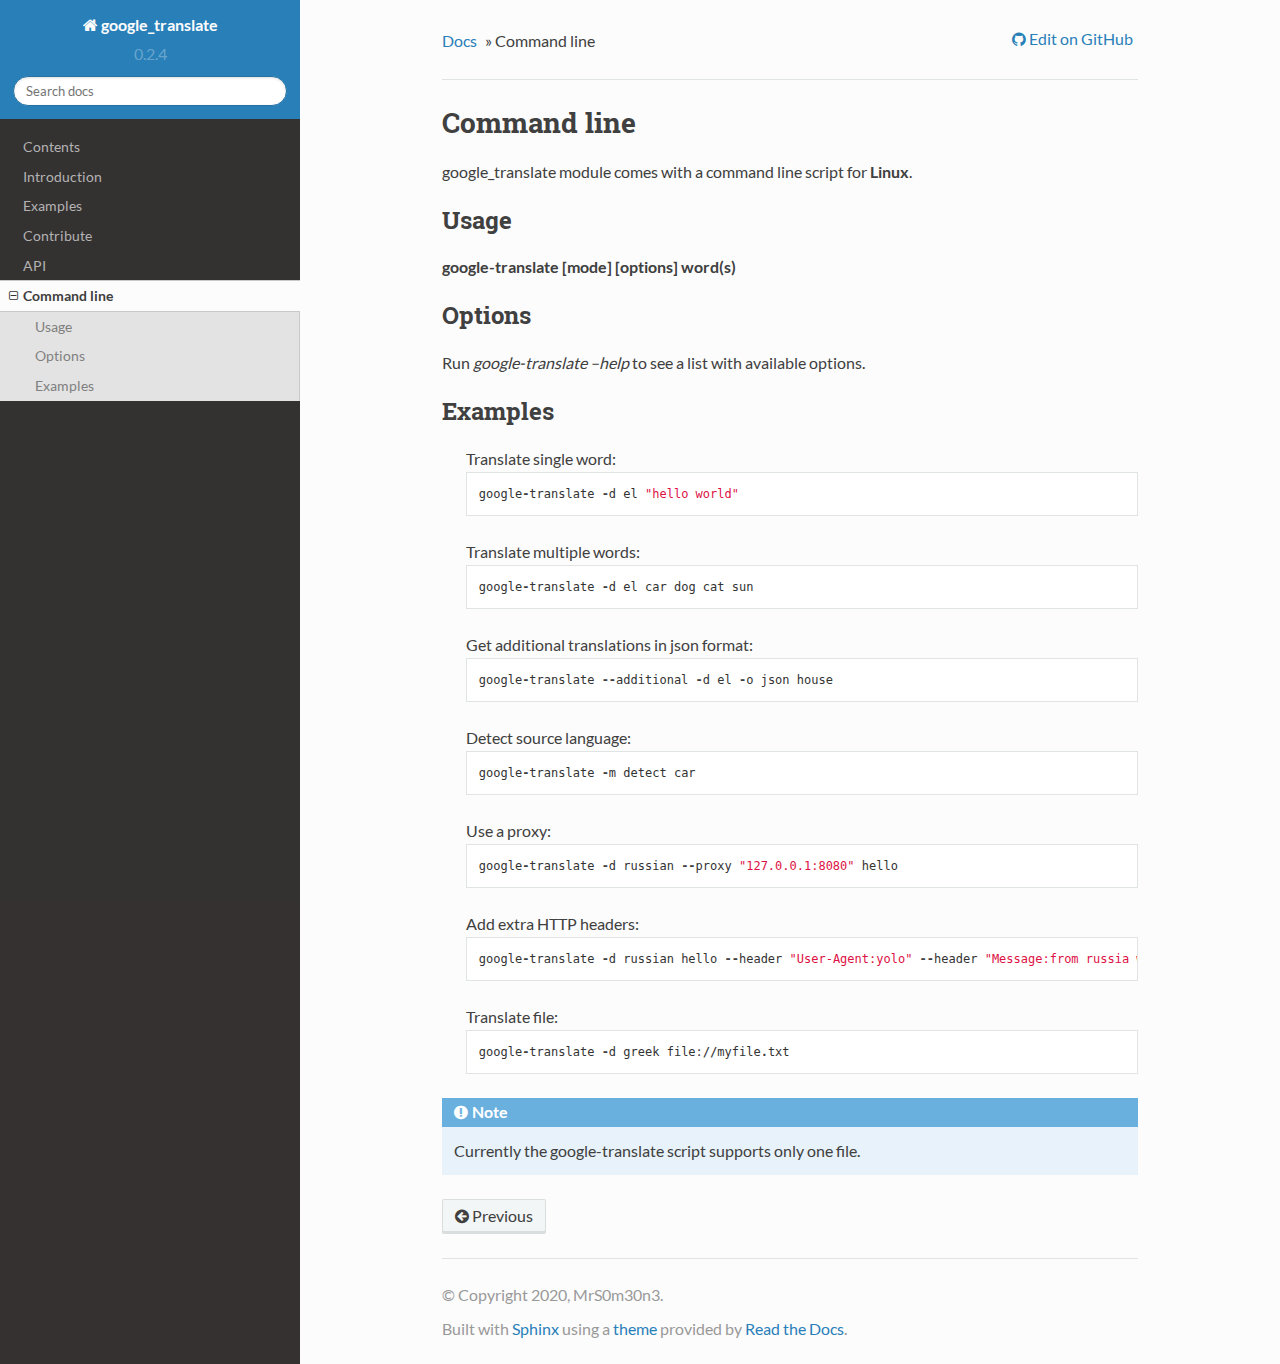
<file: docs/docs/cmdline.html>
<!DOCTYPE html>
<!--[if IE 8]><html class="no-js lt-ie9" lang="en" > <![endif]-->
<!--[if gt IE 8]><!--> <html class="no-js" lang="en" > <!--<![endif]-->
<head>
  <meta charset="utf-8">
  
  <meta name="viewport" content="width=device-width, initial-scale=1.0">
  
  <title>Command line &mdash; google_translate 0.2.4 documentation</title>
  

  
  

  

  
  
    

  

  
  
    <link rel="stylesheet" href="_static/css/theme.css" type="text/css" />
  

  

  
        <link rel="index" title="Index"
              href="genindex.html"/>
        <link rel="search" title="Search" href="search.html"/>
    <link rel="top" title="google_translate 0.2.4 documentation" href="index.html"/>
        <link rel="prev" title="API" href="api.html"/> 

  
  <script src="_static/js/modernizr.min.js"></script>

</head>

<body class="wy-body-for-nav" role="document">

  <div class="wy-grid-for-nav">

    
    <nav data-toggle="wy-nav-shift" class="wy-nav-side">
      <div class="wy-side-scroll">
        <div class="wy-side-nav-search">
          

          
            <a href="index.html" class="icon icon-home"> google_translate
          

          
          </a>

          
            
            
              <div class="version">
                0.2.4
              </div>
            
          

          
<div role="search">
  <form id="rtd-search-form" class="wy-form" action="search.html" method="get">
    <input type="text" name="q" placeholder="Search docs" />
    <input type="hidden" name="check_keywords" value="yes" />
    <input type="hidden" name="area" value="default" />
  </form>
</div>

          
        </div>

        <div class="wy-menu wy-menu-vertical" data-spy="affix" role="navigation" aria-label="main navigation">
          
            
            
                <ul class="current">
<li class="toctree-l1"><a class="reference internal" href="index.html">Contents</a></li>
<li class="toctree-l1"><a class="reference internal" href="intro.html">Introduction</a></li>
<li class="toctree-l1"><a class="reference internal" href="examples.html">Examples</a></li>
<li class="toctree-l1"><a class="reference internal" href="contribute.html">Contribute</a></li>
<li class="toctree-l1"><a class="reference internal" href="api.html">API</a></li>
<li class="toctree-l1 current"><a class="current reference internal" href="#">Command line</a><ul>
<li class="toctree-l2"><a class="reference internal" href="#usage">Usage</a></li>
<li class="toctree-l2"><a class="reference internal" href="#options">Options</a></li>
<li class="toctree-l2"><a class="reference internal" href="#examples">Examples</a></li>
</ul>
</li>
</ul>

            
          
        </div>
      </div>
    </nav>

    <section data-toggle="wy-nav-shift" class="wy-nav-content-wrap">

      
      <nav class="wy-nav-top" role="navigation" aria-label="top navigation">
        <i data-toggle="wy-nav-top" class="fa fa-bars"></i>
        <a href="index.html">google_translate</a>
      </nav>


      
      <div class="wy-nav-content">
        <div class="rst-content">
          

 



<div role="navigation" aria-label="breadcrumbs navigation">
  <ul class="wy-breadcrumbs">
    <li><a href="index.html">Docs</a> &raquo;</li>
      
    <li>Command line</li>
      <li class="wy-breadcrumbs-aside">
        
          
            <a href="https://github.com/MrS0m30n3/google-translate/blob/master/docs/cmdline.rst" class="fa fa-github"> Edit on GitHub</a>
          
        
      </li>
  </ul>
  <hr/>
</div>
          <div role="main" class="document" itemscope="itemscope" itemtype="http://schema.org/Article">
           <div itemprop="articleBody">
            
  <div class="section" id="command-line">
<h1>Command line<a class="headerlink" href="#command-line" title="Permalink to this headline">¶</a></h1>
<p>google_translate module comes with a command line script for <strong>Linux</strong>.</p>
<div class="section" id="usage">
<h2>Usage<a class="headerlink" href="#usage" title="Permalink to this headline">¶</a></h2>
<p><strong>google-translate [mode] [options] word(s)</strong></p>
</div>
<div class="section" id="options">
<h2>Options<a class="headerlink" href="#options" title="Permalink to this headline">¶</a></h2>
<p>Run <cite>google-translate &#8211;help</cite> to see a list with available options.</p>
</div>
<div class="section" id="examples">
<h2>Examples<a class="headerlink" href="#examples" title="Permalink to this headline">¶</a></h2>
<blockquote>
<div><p>Translate single word:</p>
<div class="highlight-default"><div class="highlight"><pre><span></span><span class="n">google</span><span class="o">-</span><span class="n">translate</span> <span class="o">-</span><span class="n">d</span> <span class="n">el</span> <span class="s2">&quot;hello world&quot;</span>
</pre></div>
</div>
<p>Translate multiple words:</p>
<div class="highlight-default"><div class="highlight"><pre><span></span><span class="n">google</span><span class="o">-</span><span class="n">translate</span> <span class="o">-</span><span class="n">d</span> <span class="n">el</span> <span class="n">car</span> <span class="n">dog</span> <span class="n">cat</span> <span class="n">sun</span>
</pre></div>
</div>
<p>Get additional translations in json format:</p>
<div class="highlight-default"><div class="highlight"><pre><span></span><span class="n">google</span><span class="o">-</span><span class="n">translate</span> <span class="o">--</span><span class="n">additional</span> <span class="o">-</span><span class="n">d</span> <span class="n">el</span> <span class="o">-</span><span class="n">o</span> <span class="n">json</span> <span class="n">house</span>
</pre></div>
</div>
<p>Detect source language:</p>
<div class="highlight-default"><div class="highlight"><pre><span></span><span class="n">google</span><span class="o">-</span><span class="n">translate</span> <span class="o">-</span><span class="n">m</span> <span class="n">detect</span> <span class="n">car</span>
</pre></div>
</div>
<p>Use a proxy:</p>
<div class="highlight-default"><div class="highlight"><pre><span></span><span class="n">google</span><span class="o">-</span><span class="n">translate</span> <span class="o">-</span><span class="n">d</span> <span class="n">russian</span> <span class="o">--</span><span class="n">proxy</span> <span class="s2">&quot;127.0.0.1:8080&quot;</span> <span class="n">hello</span>
</pre></div>
</div>
<p>Add extra HTTP headers:</p>
<div class="highlight-default"><div class="highlight"><pre><span></span><span class="n">google</span><span class="o">-</span><span class="n">translate</span> <span class="o">-</span><span class="n">d</span> <span class="n">russian</span> <span class="n">hello</span> <span class="o">--</span><span class="n">header</span> <span class="s2">&quot;User-Agent:yolo&quot;</span> <span class="o">--</span><span class="n">header</span> <span class="s2">&quot;Message:from russia with love&quot;</span>
</pre></div>
</div>
<p>Translate file:</p>
<div class="highlight-default"><div class="highlight"><pre><span></span><span class="n">google</span><span class="o">-</span><span class="n">translate</span> <span class="o">-</span><span class="n">d</span> <span class="n">greek</span> <span class="n">file</span><span class="p">:</span><span class="o">//</span><span class="n">myfile</span><span class="o">.</span><span class="n">txt</span>
</pre></div>
</div>
</div></blockquote>
<div class="admonition note">
<p class="first admonition-title">Note</p>
<p class="last">Currently the google-translate script supports only one file.</p>
</div>
</div>
</div>


           </div>
          </div>
          <footer>
  
    <div class="rst-footer-buttons" role="navigation" aria-label="footer navigation">
      
      
        <a href="api.html" class="btn btn-neutral" title="API" accesskey="p"><span class="fa fa-arrow-circle-left"></span> Previous</a>
      
    </div>
  

  <hr/>

  <div role="contentinfo">
    <p>
        &copy; Copyright 2020, MrS0m30n3.

    </p>
  </div>
  Built with <a href="http://sphinx-doc.org/">Sphinx</a> using a <a href="https://github.com/snide/sphinx_rtd_theme">theme</a> provided by <a href="https://readthedocs.org">Read the Docs</a>. 

</footer>

        </div>
      </div>

    </section>

  </div>
  


  

    <script type="text/javascript">
        var DOCUMENTATION_OPTIONS = {
            URL_ROOT:'./',
            VERSION:'0.2.4',
            COLLAPSE_INDEX:false,
            FILE_SUFFIX:'.html',
            HAS_SOURCE:  true
        };
    </script>
      <script type="text/javascript" src="_static/jquery.js"></script>
      <script type="text/javascript" src="_static/underscore.js"></script>
      <script type="text/javascript" src="_static/doctools.js"></script>

  

  
  
    <script type="text/javascript" src="_static/js/theme.js"></script>
  

  
  
  <script type="text/javascript">
      jQuery(function () {
          SphinxRtdTheme.StickyNav.enable();
      });
  </script>
   

</body>
</html>
</file>
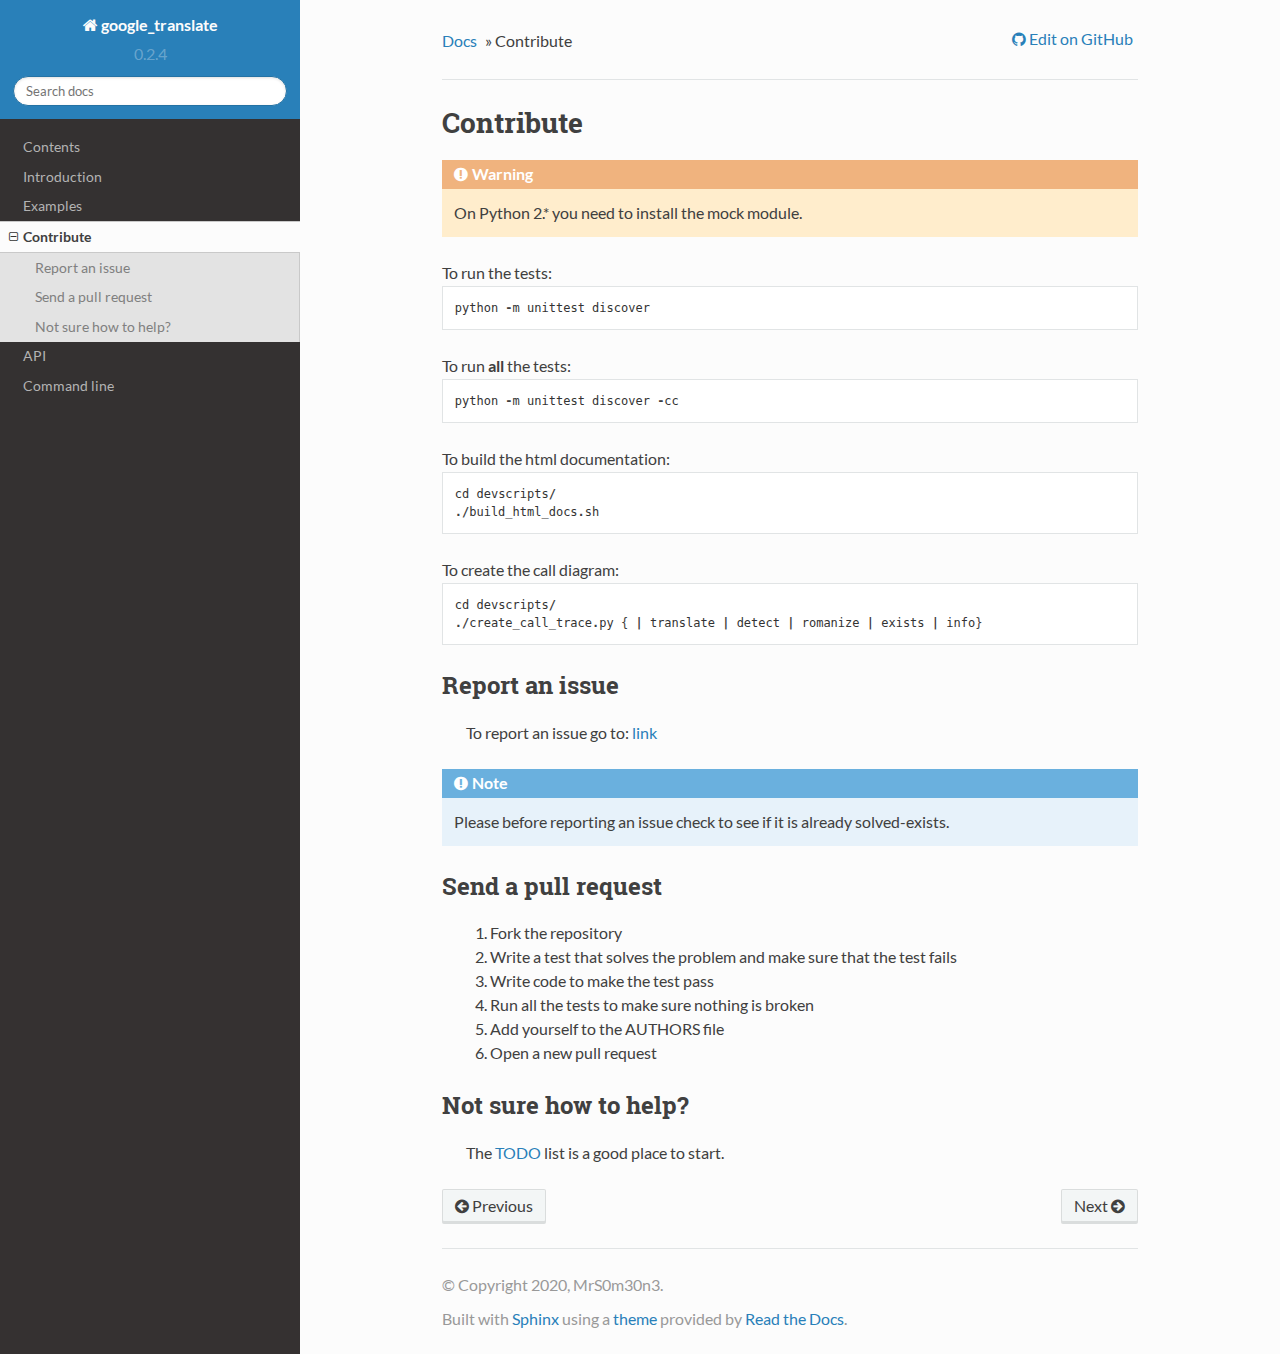
<file: docs/docs/contribute.html>
<!DOCTYPE html>
<!--[if IE 8]><html class="no-js lt-ie9" lang="en" > <![endif]-->
<!--[if gt IE 8]><!--> <html class="no-js" lang="en" > <!--<![endif]-->
<head>
  <meta charset="utf-8">
  
  <meta name="viewport" content="width=device-width, initial-scale=1.0">
  
  <title>Contribute &mdash; google_translate 0.2.4 documentation</title>
  

  
  

  

  
  
    

  

  
  
    <link rel="stylesheet" href="_static/css/theme.css" type="text/css" />
  

  

  
        <link rel="index" title="Index"
              href="genindex.html"/>
        <link rel="search" title="Search" href="search.html"/>
    <link rel="top" title="google_translate 0.2.4 documentation" href="index.html"/>
        <link rel="next" title="API" href="api.html"/>
        <link rel="prev" title="Examples" href="examples.html"/> 

  
  <script src="_static/js/modernizr.min.js"></script>

</head>

<body class="wy-body-for-nav" role="document">

  <div class="wy-grid-for-nav">

    
    <nav data-toggle="wy-nav-shift" class="wy-nav-side">
      <div class="wy-side-scroll">
        <div class="wy-side-nav-search">
          

          
            <a href="index.html" class="icon icon-home"> google_translate
          

          
          </a>

          
            
            
              <div class="version">
                0.2.4
              </div>
            
          

          
<div role="search">
  <form id="rtd-search-form" class="wy-form" action="search.html" method="get">
    <input type="text" name="q" placeholder="Search docs" />
    <input type="hidden" name="check_keywords" value="yes" />
    <input type="hidden" name="area" value="default" />
  </form>
</div>

          
        </div>

        <div class="wy-menu wy-menu-vertical" data-spy="affix" role="navigation" aria-label="main navigation">
          
            
            
                <ul class="current">
<li class="toctree-l1"><a class="reference internal" href="index.html">Contents</a></li>
<li class="toctree-l1"><a class="reference internal" href="intro.html">Introduction</a></li>
<li class="toctree-l1"><a class="reference internal" href="examples.html">Examples</a></li>
<li class="toctree-l1 current"><a class="current reference internal" href="#">Contribute</a><ul>
<li class="toctree-l2"><a class="reference internal" href="#report-an-issue">Report an issue</a></li>
<li class="toctree-l2"><a class="reference internal" href="#send-a-pull-request">Send a pull request</a></li>
<li class="toctree-l2"><a class="reference internal" href="#not-sure-how-to-help">Not sure how to help?</a></li>
</ul>
</li>
<li class="toctree-l1"><a class="reference internal" href="api.html">API</a></li>
<li class="toctree-l1"><a class="reference internal" href="cmdline.html">Command line</a></li>
</ul>

            
          
        </div>
      </div>
    </nav>

    <section data-toggle="wy-nav-shift" class="wy-nav-content-wrap">

      
      <nav class="wy-nav-top" role="navigation" aria-label="top navigation">
        <i data-toggle="wy-nav-top" class="fa fa-bars"></i>
        <a href="index.html">google_translate</a>
      </nav>


      
      <div class="wy-nav-content">
        <div class="rst-content">
          

 



<div role="navigation" aria-label="breadcrumbs navigation">
  <ul class="wy-breadcrumbs">
    <li><a href="index.html">Docs</a> &raquo;</li>
      
    <li>Contribute</li>
      <li class="wy-breadcrumbs-aside">
        
          
            <a href="https://github.com/MrS0m30n3/google-translate/blob/master/docs/contribute.rst" class="fa fa-github"> Edit on GitHub</a>
          
        
      </li>
  </ul>
  <hr/>
</div>
          <div role="main" class="document" itemscope="itemscope" itemtype="http://schema.org/Article">
           <div itemprop="articleBody">
            
  <div class="section" id="contribute">
<h1>Contribute<a class="headerlink" href="#contribute" title="Permalink to this headline">¶</a></h1>
<div class="admonition warning">
<p class="first admonition-title">Warning</p>
<p class="last">On Python 2.* you need to install the mock module.</p>
</div>
<p>To run the tests:</p>
<div class="highlight-default"><div class="highlight"><pre><span></span><span class="n">python</span> <span class="o">-</span><span class="n">m</span> <span class="n">unittest</span> <span class="n">discover</span>
</pre></div>
</div>
<p>To run <strong>all</strong> the tests:</p>
<div class="highlight-default"><div class="highlight"><pre><span></span><span class="n">python</span> <span class="o">-</span><span class="n">m</span> <span class="n">unittest</span> <span class="n">discover</span> <span class="o">-</span><span class="n">cc</span>
</pre></div>
</div>
<p>To build the html documentation:</p>
<div class="highlight-default"><div class="highlight"><pre><span></span><span class="n">cd</span> <span class="n">devscripts</span><span class="o">/</span>
<span class="o">./</span><span class="n">build_html_docs</span><span class="o">.</span><span class="n">sh</span>
</pre></div>
</div>
<p>To create the call diagram:</p>
<div class="highlight-default"><div class="highlight"><pre><span></span><span class="n">cd</span> <span class="n">devscripts</span><span class="o">/</span>
<span class="o">./</span><span class="n">create_call_trace</span><span class="o">.</span><span class="n">py</span> <span class="p">{</span> <span class="o">|</span> <span class="n">translate</span> <span class="o">|</span> <span class="n">detect</span> <span class="o">|</span> <span class="n">romanize</span> <span class="o">|</span> <span class="n">exists</span> <span class="o">|</span> <span class="n">info</span><span class="p">}</span>
</pre></div>
</div>
<div class="section" id="report-an-issue">
<h2>Report an issue<a class="headerlink" href="#report-an-issue" title="Permalink to this headline">¶</a></h2>
<blockquote>
<div>To report an issue go to: <a class="reference external" href="https://github.com/MrS0m30n3/google-translate/issues">link</a></div></blockquote>
<div class="admonition note">
<p class="first admonition-title">Note</p>
<p class="last">Please before reporting an issue check to see if it is already solved-exists.</p>
</div>
</div>
<div class="section" id="send-a-pull-request">
<h2>Send a pull request<a class="headerlink" href="#send-a-pull-request" title="Permalink to this headline">¶</a></h2>
<blockquote>
<div><ol class="arabic simple">
<li>Fork the repository</li>
<li>Write a test that solves the problem and make sure that the test fails</li>
<li>Write code to make the test pass</li>
<li>Run all the tests to make sure nothing is broken</li>
<li>Add yourself to the AUTHORS file</li>
<li>Open a new pull request</li>
</ol>
</div></blockquote>
</div>
<div class="section" id="not-sure-how-to-help">
<h2>Not sure how to help?<a class="headerlink" href="#not-sure-how-to-help" title="Permalink to this headline">¶</a></h2>
<blockquote>
<div>The <a class="reference external" href="https://github.com/MrS0m30n3/google-translate/blob/master/TODO">TODO</a> list is a good place to start.</div></blockquote>
</div>
</div>


           </div>
          </div>
          <footer>
  
    <div class="rst-footer-buttons" role="navigation" aria-label="footer navigation">
      
        <a href="api.html" class="btn btn-neutral float-right" title="API" accesskey="n">Next <span class="fa fa-arrow-circle-right"></span></a>
      
      
        <a href="examples.html" class="btn btn-neutral" title="Examples" accesskey="p"><span class="fa fa-arrow-circle-left"></span> Previous</a>
      
    </div>
  

  <hr/>

  <div role="contentinfo">
    <p>
        &copy; Copyright 2020, MrS0m30n3.

    </p>
  </div>
  Built with <a href="http://sphinx-doc.org/">Sphinx</a> using a <a href="https://github.com/snide/sphinx_rtd_theme">theme</a> provided by <a href="https://readthedocs.org">Read the Docs</a>. 

</footer>

        </div>
      </div>

    </section>

  </div>
  


  

    <script type="text/javascript">
        var DOCUMENTATION_OPTIONS = {
            URL_ROOT:'./',
            VERSION:'0.2.4',
            COLLAPSE_INDEX:false,
            FILE_SUFFIX:'.html',
            HAS_SOURCE:  true
        };
    </script>
      <script type="text/javascript" src="_static/jquery.js"></script>
      <script type="text/javascript" src="_static/underscore.js"></script>
      <script type="text/javascript" src="_static/doctools.js"></script>

  

  
  
    <script type="text/javascript" src="_static/js/theme.js"></script>
  

  
  
  <script type="text/javascript">
      jQuery(function () {
          SphinxRtdTheme.StickyNav.enable();
      });
  </script>
   

</body>
</html>
</file>
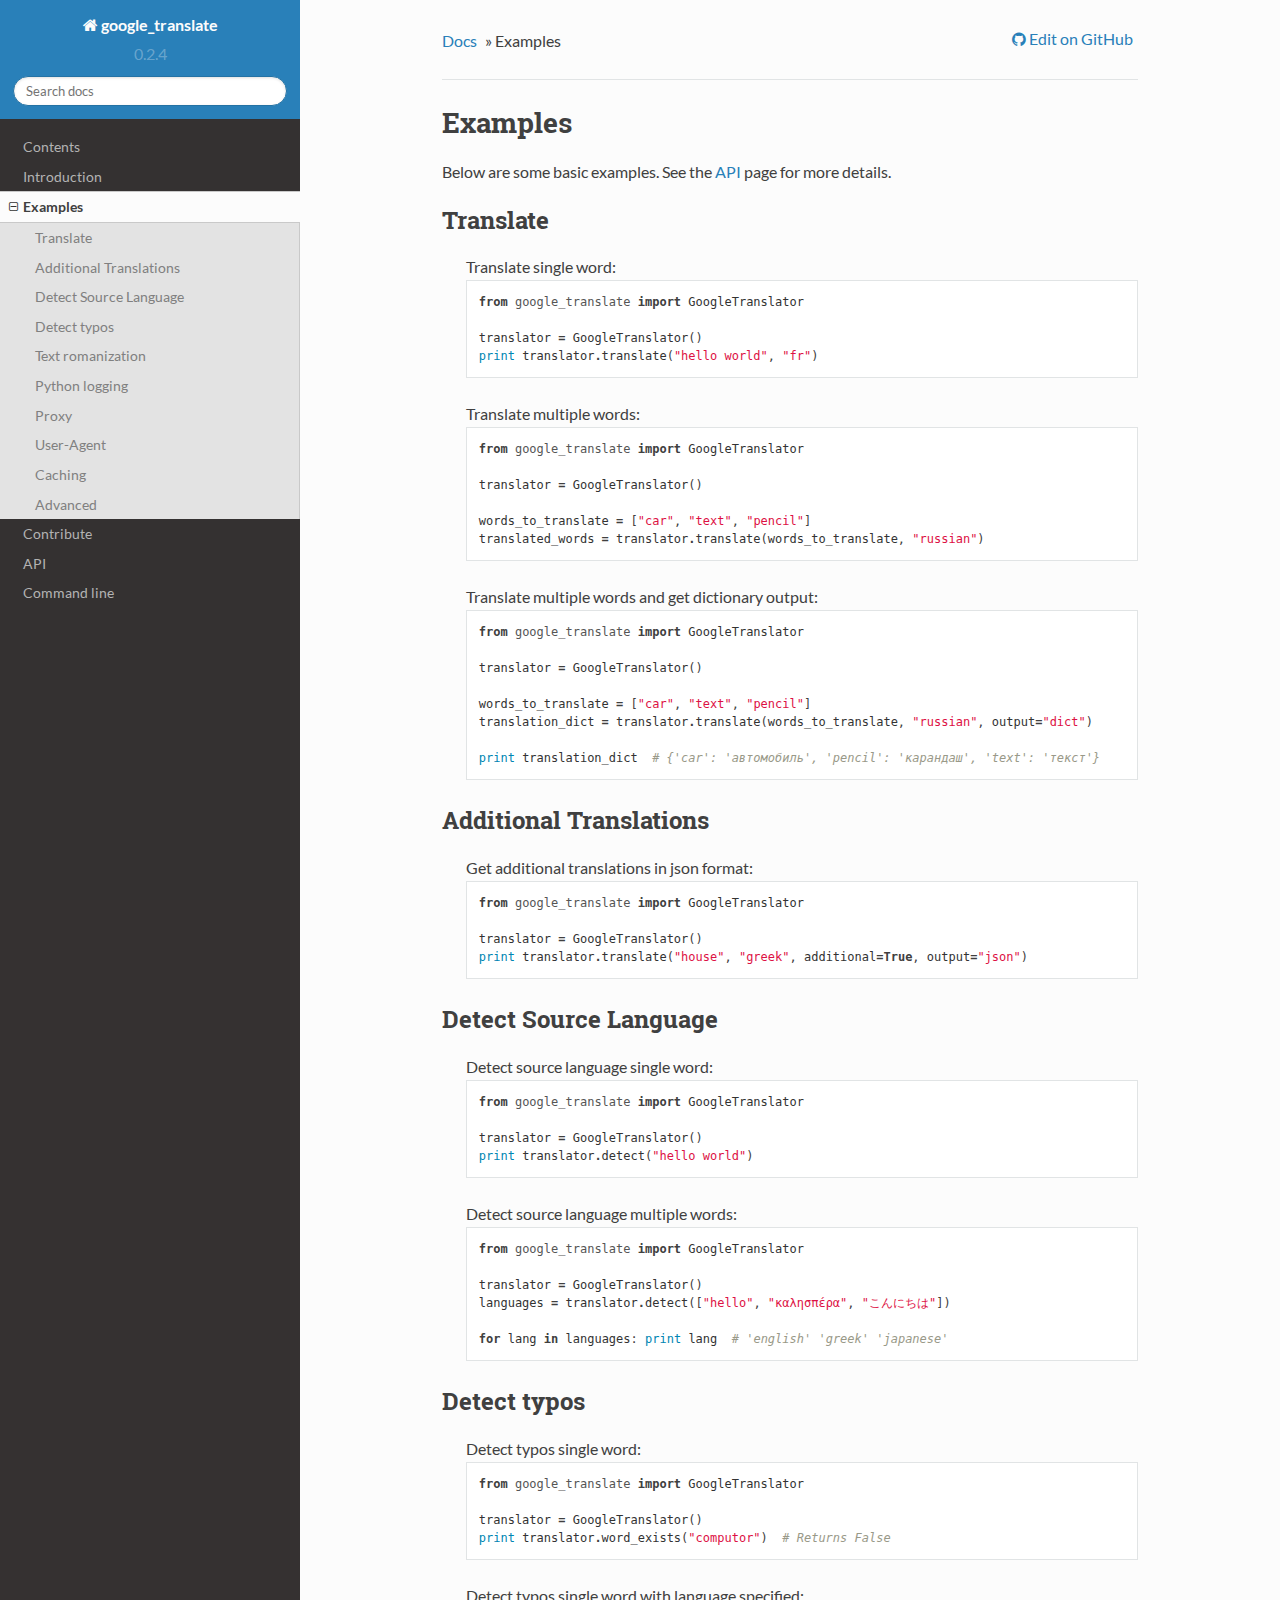
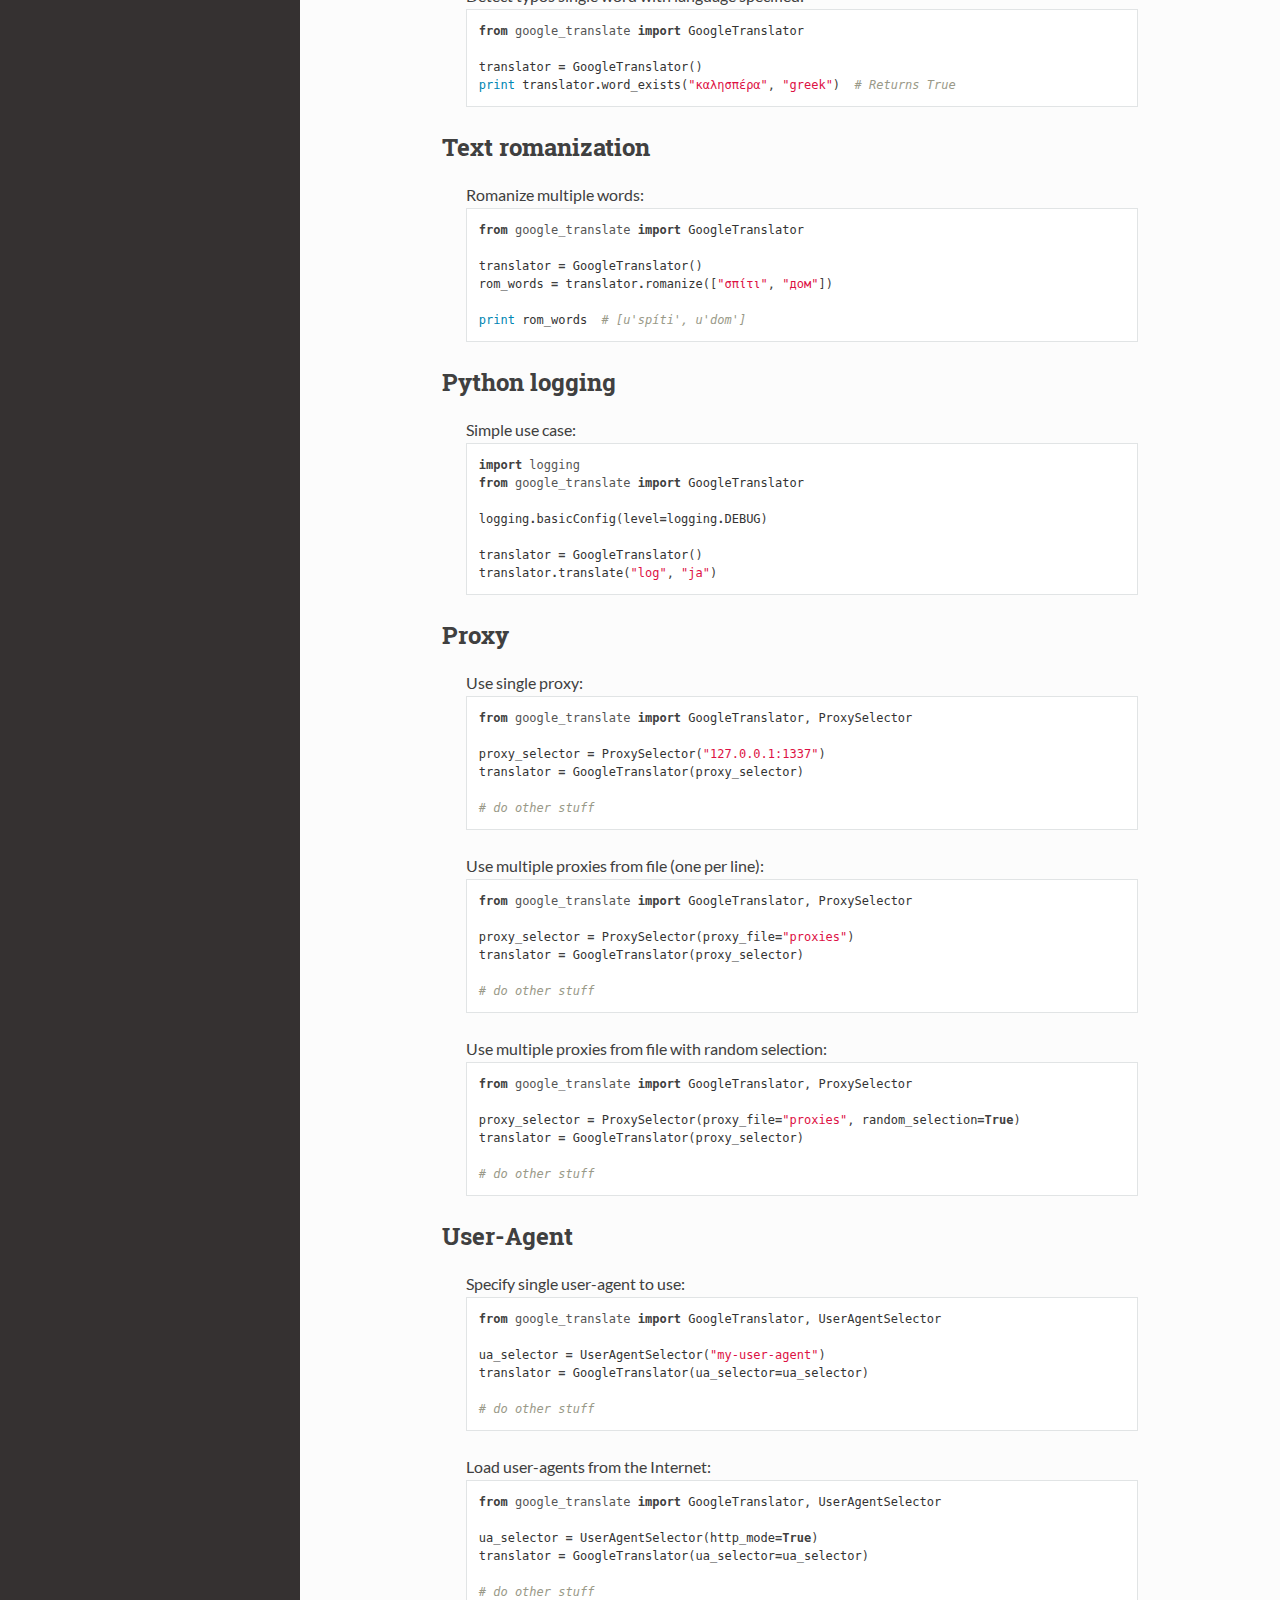
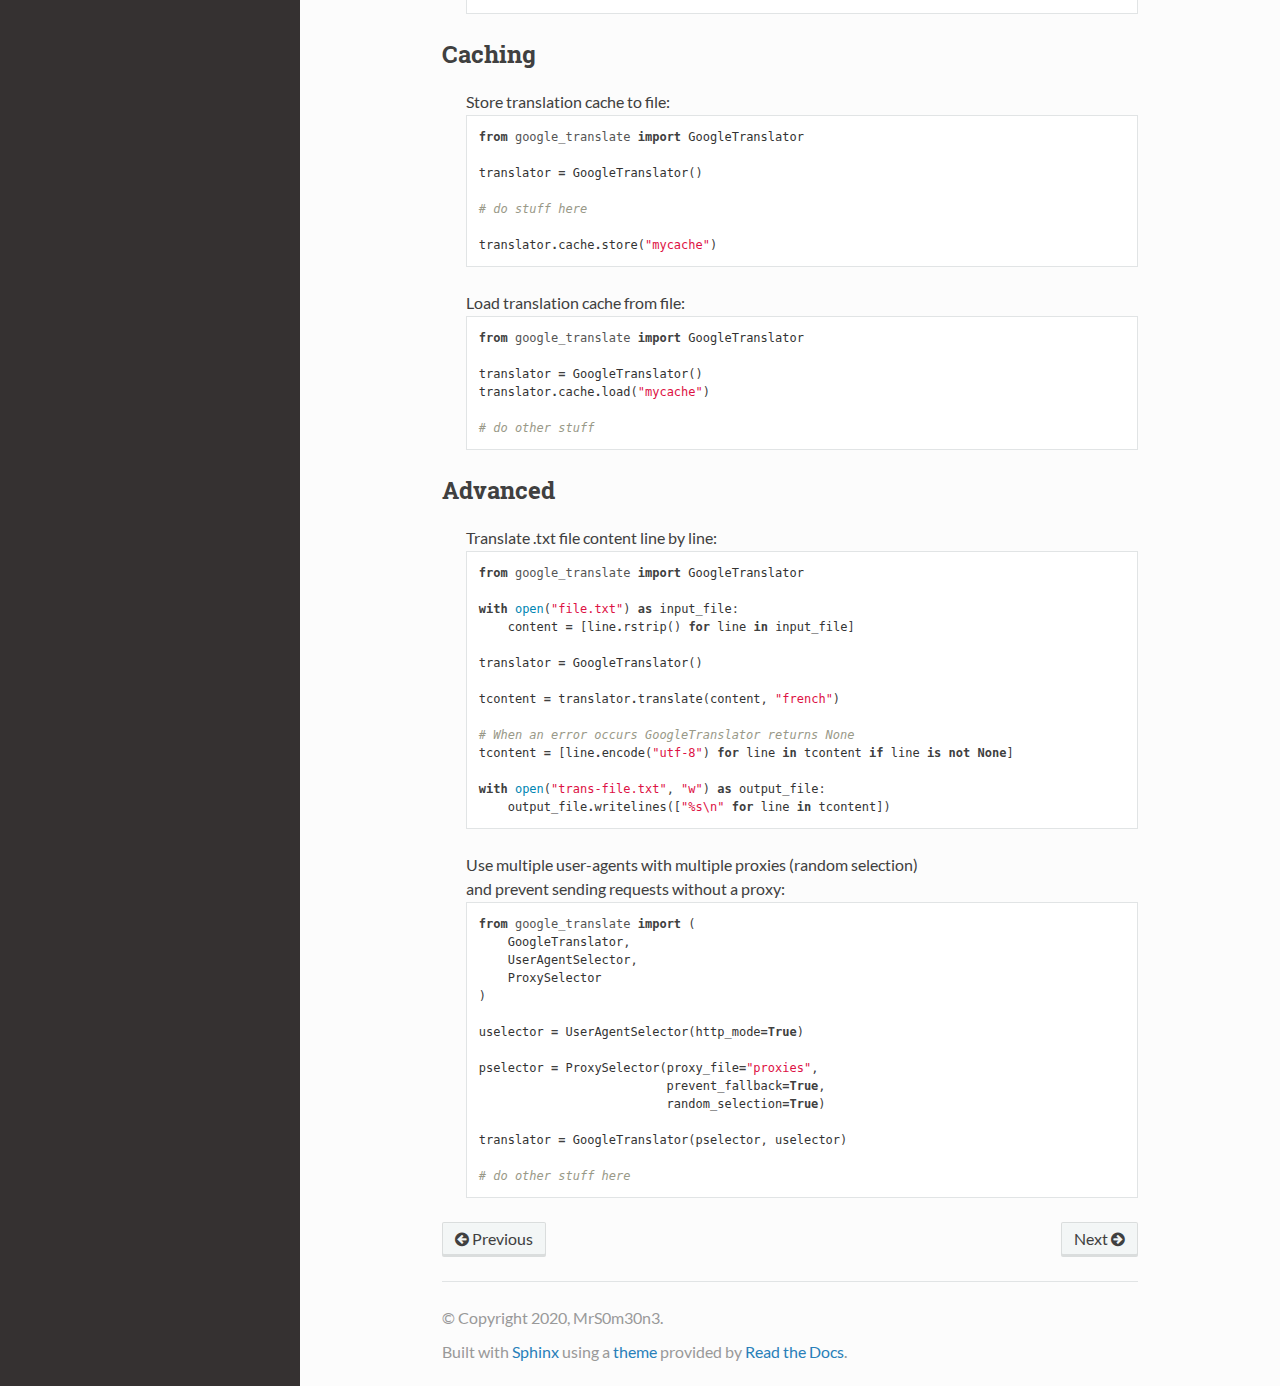
<file: docs/docs/examples.html>
<!DOCTYPE html>
<!--[if IE 8]><html class="no-js lt-ie9" lang="en" > <![endif]-->
<!--[if gt IE 8]><!--> <html class="no-js" lang="en" > <!--<![endif]-->
<head>
  <meta charset="utf-8">
  
  <meta name="viewport" content="width=device-width, initial-scale=1.0">
  
  <title>Examples &mdash; google_translate 0.2.4 documentation</title>
  

  
  

  

  
  
    

  

  
  
    <link rel="stylesheet" href="_static/css/theme.css" type="text/css" />
  

  

  
        <link rel="index" title="Index"
              href="genindex.html"/>
        <link rel="search" title="Search" href="search.html"/>
    <link rel="top" title="google_translate 0.2.4 documentation" href="index.html"/>
        <link rel="next" title="Contribute" href="contribute.html"/>
        <link rel="prev" title="Introduction" href="intro.html"/> 

  
  <script src="_static/js/modernizr.min.js"></script>

</head>

<body class="wy-body-for-nav" role="document">

  <div class="wy-grid-for-nav">

    
    <nav data-toggle="wy-nav-shift" class="wy-nav-side">
      <div class="wy-side-scroll">
        <div class="wy-side-nav-search">
          

          
            <a href="index.html" class="icon icon-home"> google_translate
          

          
          </a>

          
            
            
              <div class="version">
                0.2.4
              </div>
            
          

          
<div role="search">
  <form id="rtd-search-form" class="wy-form" action="search.html" method="get">
    <input type="text" name="q" placeholder="Search docs" />
    <input type="hidden" name="check_keywords" value="yes" />
    <input type="hidden" name="area" value="default" />
  </form>
</div>

          
        </div>

        <div class="wy-menu wy-menu-vertical" data-spy="affix" role="navigation" aria-label="main navigation">
          
            
            
                <ul class="current">
<li class="toctree-l1"><a class="reference internal" href="index.html">Contents</a></li>
<li class="toctree-l1"><a class="reference internal" href="intro.html">Introduction</a></li>
<li class="toctree-l1 current"><a class="current reference internal" href="#">Examples</a><ul>
<li class="toctree-l2"><a class="reference internal" href="#translate">Translate</a></li>
<li class="toctree-l2"><a class="reference internal" href="#additional-translations">Additional Translations</a></li>
<li class="toctree-l2"><a class="reference internal" href="#detect-source-language">Detect Source Language</a></li>
<li class="toctree-l2"><a class="reference internal" href="#detect-typos">Detect typos</a></li>
<li class="toctree-l2"><a class="reference internal" href="#text-romanization">Text romanization</a></li>
<li class="toctree-l2"><a class="reference internal" href="#python-logging">Python logging</a></li>
<li class="toctree-l2"><a class="reference internal" href="#proxy">Proxy</a></li>
<li class="toctree-l2"><a class="reference internal" href="#user-agent">User-Agent</a></li>
<li class="toctree-l2"><a class="reference internal" href="#caching">Caching</a></li>
<li class="toctree-l2"><a class="reference internal" href="#advanced">Advanced</a></li>
</ul>
</li>
<li class="toctree-l1"><a class="reference internal" href="contribute.html">Contribute</a></li>
<li class="toctree-l1"><a class="reference internal" href="api.html">API</a></li>
<li class="toctree-l1"><a class="reference internal" href="cmdline.html">Command line</a></li>
</ul>

            
          
        </div>
      </div>
    </nav>

    <section data-toggle="wy-nav-shift" class="wy-nav-content-wrap">

      
      <nav class="wy-nav-top" role="navigation" aria-label="top navigation">
        <i data-toggle="wy-nav-top" class="fa fa-bars"></i>
        <a href="index.html">google_translate</a>
      </nav>


      
      <div class="wy-nav-content">
        <div class="rst-content">
          

 



<div role="navigation" aria-label="breadcrumbs navigation">
  <ul class="wy-breadcrumbs">
    <li><a href="index.html">Docs</a> &raquo;</li>
      
    <li>Examples</li>
      <li class="wy-breadcrumbs-aside">
        
          
            <a href="https://github.com/MrS0m30n3/google-translate/blob/master/docs/examples.rst" class="fa fa-github"> Edit on GitHub</a>
          
        
      </li>
  </ul>
  <hr/>
</div>
          <div role="main" class="document" itemscope="itemscope" itemtype="http://schema.org/Article">
           <div itemprop="articleBody">
            
  <div class="section" id="examples">
<h1>Examples<a class="headerlink" href="#examples" title="Permalink to this headline">¶</a></h1>
<p>Below are some basic examples. See the <a class="reference internal" href="api.html"><span class="doc">API</span></a> page for more details.</p>
<div class="section" id="translate">
<h2>Translate<a class="headerlink" href="#translate" title="Permalink to this headline">¶</a></h2>
<blockquote>
<div><p>Translate single word:</p>
<div class="highlight-default"><div class="highlight"><pre><span></span><span class="kn">from</span> <span class="nn">google_translate</span> <span class="k">import</span> <span class="n">GoogleTranslator</span>

<span class="n">translator</span> <span class="o">=</span> <span class="n">GoogleTranslator</span><span class="p">()</span>
<span class="nb">print</span> <span class="n">translator</span><span class="o">.</span><span class="n">translate</span><span class="p">(</span><span class="s2">&quot;hello world&quot;</span><span class="p">,</span> <span class="s2">&quot;fr&quot;</span><span class="p">)</span>
</pre></div>
</div>
<p>Translate multiple words:</p>
<div class="highlight-default"><div class="highlight"><pre><span></span><span class="kn">from</span> <span class="nn">google_translate</span> <span class="k">import</span> <span class="n">GoogleTranslator</span>

<span class="n">translator</span> <span class="o">=</span> <span class="n">GoogleTranslator</span><span class="p">()</span>

<span class="n">words_to_translate</span> <span class="o">=</span> <span class="p">[</span><span class="s2">&quot;car&quot;</span><span class="p">,</span> <span class="s2">&quot;text&quot;</span><span class="p">,</span> <span class="s2">&quot;pencil&quot;</span><span class="p">]</span>
<span class="n">translated_words</span> <span class="o">=</span> <span class="n">translator</span><span class="o">.</span><span class="n">translate</span><span class="p">(</span><span class="n">words_to_translate</span><span class="p">,</span> <span class="s2">&quot;russian&quot;</span><span class="p">)</span>
</pre></div>
</div>
<p>Translate multiple words and get dictionary output:</p>
<div class="highlight-default"><div class="highlight"><pre><span></span><span class="kn">from</span> <span class="nn">google_translate</span> <span class="k">import</span> <span class="n">GoogleTranslator</span>

<span class="n">translator</span> <span class="o">=</span> <span class="n">GoogleTranslator</span><span class="p">()</span>

<span class="n">words_to_translate</span> <span class="o">=</span> <span class="p">[</span><span class="s2">&quot;car&quot;</span><span class="p">,</span> <span class="s2">&quot;text&quot;</span><span class="p">,</span> <span class="s2">&quot;pencil&quot;</span><span class="p">]</span>
<span class="n">translation_dict</span> <span class="o">=</span> <span class="n">translator</span><span class="o">.</span><span class="n">translate</span><span class="p">(</span><span class="n">words_to_translate</span><span class="p">,</span> <span class="s2">&quot;russian&quot;</span><span class="p">,</span> <span class="n">output</span><span class="o">=</span><span class="s2">&quot;dict&quot;</span><span class="p">)</span>

<span class="nb">print</span> <span class="n">translation_dict</span>  <span class="c1"># {&#39;car&#39;: &#39;автомобиль&#39;, &#39;pencil&#39;: &#39;карандаш&#39;, &#39;text&#39;: &#39;текст&#39;}</span>
</pre></div>
</div>
</div></blockquote>
</div>
<div class="section" id="additional-translations">
<h2>Additional Translations<a class="headerlink" href="#additional-translations" title="Permalink to this headline">¶</a></h2>
<blockquote>
<div><p>Get additional translations in json format:</p>
<div class="highlight-default"><div class="highlight"><pre><span></span><span class="kn">from</span> <span class="nn">google_translate</span> <span class="k">import</span> <span class="n">GoogleTranslator</span>

<span class="n">translator</span> <span class="o">=</span> <span class="n">GoogleTranslator</span><span class="p">()</span>
<span class="nb">print</span> <span class="n">translator</span><span class="o">.</span><span class="n">translate</span><span class="p">(</span><span class="s2">&quot;house&quot;</span><span class="p">,</span> <span class="s2">&quot;greek&quot;</span><span class="p">,</span> <span class="n">additional</span><span class="o">=</span><span class="kc">True</span><span class="p">,</span> <span class="n">output</span><span class="o">=</span><span class="s2">&quot;json&quot;</span><span class="p">)</span>
</pre></div>
</div>
</div></blockquote>
</div>
<div class="section" id="detect-source-language">
<h2>Detect Source Language<a class="headerlink" href="#detect-source-language" title="Permalink to this headline">¶</a></h2>
<blockquote>
<div><p>Detect source language single word:</p>
<div class="highlight-default"><div class="highlight"><pre><span></span><span class="kn">from</span> <span class="nn">google_translate</span> <span class="k">import</span> <span class="n">GoogleTranslator</span>

<span class="n">translator</span> <span class="o">=</span> <span class="n">GoogleTranslator</span><span class="p">()</span>
<span class="nb">print</span> <span class="n">translator</span><span class="o">.</span><span class="n">detect</span><span class="p">(</span><span class="s2">&quot;hello world&quot;</span><span class="p">)</span>
</pre></div>
</div>
<p>Detect source language multiple words:</p>
<div class="highlight-default"><div class="highlight"><pre><span></span><span class="kn">from</span> <span class="nn">google_translate</span> <span class="k">import</span> <span class="n">GoogleTranslator</span>

<span class="n">translator</span> <span class="o">=</span> <span class="n">GoogleTranslator</span><span class="p">()</span>
<span class="n">languages</span> <span class="o">=</span> <span class="n">translator</span><span class="o">.</span><span class="n">detect</span><span class="p">([</span><span class="s2">&quot;hello&quot;</span><span class="p">,</span> <span class="s2">&quot;καλησπέρα&quot;</span><span class="p">,</span> <span class="s2">&quot;こんにちは&quot;</span><span class="p">])</span>

<span class="k">for</span> <span class="n">lang</span> <span class="ow">in</span> <span class="n">languages</span><span class="p">:</span> <span class="nb">print</span> <span class="n">lang</span>  <span class="c1"># &#39;english&#39; &#39;greek&#39; &#39;japanese&#39;</span>
</pre></div>
</div>
</div></blockquote>
</div>
<div class="section" id="detect-typos">
<h2>Detect typos<a class="headerlink" href="#detect-typos" title="Permalink to this headline">¶</a></h2>
<blockquote>
<div><p>Detect typos single word:</p>
<div class="highlight-default"><div class="highlight"><pre><span></span><span class="kn">from</span> <span class="nn">google_translate</span> <span class="k">import</span> <span class="n">GoogleTranslator</span>

<span class="n">translator</span> <span class="o">=</span> <span class="n">GoogleTranslator</span><span class="p">()</span>
<span class="nb">print</span> <span class="n">translator</span><span class="o">.</span><span class="n">word_exists</span><span class="p">(</span><span class="s2">&quot;computor&quot;</span><span class="p">)</span>  <span class="c1"># Returns False</span>
</pre></div>
</div>
<p>Detect typos single word with language specified:</p>
<div class="highlight-default"><div class="highlight"><pre><span></span><span class="kn">from</span> <span class="nn">google_translate</span> <span class="k">import</span> <span class="n">GoogleTranslator</span>

<span class="n">translator</span> <span class="o">=</span> <span class="n">GoogleTranslator</span><span class="p">()</span>
<span class="nb">print</span> <span class="n">translator</span><span class="o">.</span><span class="n">word_exists</span><span class="p">(</span><span class="s2">&quot;καλησπέρα&quot;</span><span class="p">,</span> <span class="s2">&quot;greek&quot;</span><span class="p">)</span>  <span class="c1"># Returns True</span>
</pre></div>
</div>
</div></blockquote>
</div>
<div class="section" id="text-romanization">
<h2>Text romanization<a class="headerlink" href="#text-romanization" title="Permalink to this headline">¶</a></h2>
<blockquote>
<div><p>Romanize multiple words:</p>
<div class="highlight-default"><div class="highlight"><pre><span></span><span class="kn">from</span> <span class="nn">google_translate</span> <span class="k">import</span> <span class="n">GoogleTranslator</span>

<span class="n">translator</span> <span class="o">=</span> <span class="n">GoogleTranslator</span><span class="p">()</span>
<span class="n">rom_words</span> <span class="o">=</span> <span class="n">translator</span><span class="o">.</span><span class="n">romanize</span><span class="p">([</span><span class="s2">&quot;σπίτι&quot;</span><span class="p">,</span> <span class="s2">&quot;дом&quot;</span><span class="p">])</span>

<span class="nb">print</span> <span class="n">rom_words</span>  <span class="c1"># [u&#39;spíti&#39;, u&#39;dom&#39;]</span>
</pre></div>
</div>
</div></blockquote>
</div>
<div class="section" id="python-logging">
<h2>Python logging<a class="headerlink" href="#python-logging" title="Permalink to this headline">¶</a></h2>
<blockquote>
<div><p>Simple use case:</p>
<div class="highlight-default"><div class="highlight"><pre><span></span><span class="kn">import</span> <span class="nn">logging</span>
<span class="kn">from</span> <span class="nn">google_translate</span> <span class="k">import</span> <span class="n">GoogleTranslator</span>

<span class="n">logging</span><span class="o">.</span><span class="n">basicConfig</span><span class="p">(</span><span class="n">level</span><span class="o">=</span><span class="n">logging</span><span class="o">.</span><span class="n">DEBUG</span><span class="p">)</span>

<span class="n">translator</span> <span class="o">=</span> <span class="n">GoogleTranslator</span><span class="p">()</span>
<span class="n">translator</span><span class="o">.</span><span class="n">translate</span><span class="p">(</span><span class="s2">&quot;log&quot;</span><span class="p">,</span> <span class="s2">&quot;ja&quot;</span><span class="p">)</span>
</pre></div>
</div>
</div></blockquote>
</div>
<div class="section" id="proxy">
<h2>Proxy<a class="headerlink" href="#proxy" title="Permalink to this headline">¶</a></h2>
<blockquote>
<div><p>Use single proxy:</p>
<div class="highlight-default"><div class="highlight"><pre><span></span><span class="kn">from</span> <span class="nn">google_translate</span> <span class="k">import</span> <span class="n">GoogleTranslator</span><span class="p">,</span> <span class="n">ProxySelector</span>

<span class="n">proxy_selector</span> <span class="o">=</span> <span class="n">ProxySelector</span><span class="p">(</span><span class="s2">&quot;127.0.0.1:1337&quot;</span><span class="p">)</span>
<span class="n">translator</span> <span class="o">=</span> <span class="n">GoogleTranslator</span><span class="p">(</span><span class="n">proxy_selector</span><span class="p">)</span>

<span class="c1"># do other stuff</span>
</pre></div>
</div>
<p>Use multiple proxies from file (one per line):</p>
<div class="highlight-default"><div class="highlight"><pre><span></span><span class="kn">from</span> <span class="nn">google_translate</span> <span class="k">import</span> <span class="n">GoogleTranslator</span><span class="p">,</span> <span class="n">ProxySelector</span>

<span class="n">proxy_selector</span> <span class="o">=</span> <span class="n">ProxySelector</span><span class="p">(</span><span class="n">proxy_file</span><span class="o">=</span><span class="s2">&quot;proxies&quot;</span><span class="p">)</span>
<span class="n">translator</span> <span class="o">=</span> <span class="n">GoogleTranslator</span><span class="p">(</span><span class="n">proxy_selector</span><span class="p">)</span>

<span class="c1"># do other stuff</span>
</pre></div>
</div>
<p>Use multiple proxies from file with random selection:</p>
<div class="highlight-default"><div class="highlight"><pre><span></span><span class="kn">from</span> <span class="nn">google_translate</span> <span class="k">import</span> <span class="n">GoogleTranslator</span><span class="p">,</span> <span class="n">ProxySelector</span>

<span class="n">proxy_selector</span> <span class="o">=</span> <span class="n">ProxySelector</span><span class="p">(</span><span class="n">proxy_file</span><span class="o">=</span><span class="s2">&quot;proxies&quot;</span><span class="p">,</span> <span class="n">random_selection</span><span class="o">=</span><span class="kc">True</span><span class="p">)</span>
<span class="n">translator</span> <span class="o">=</span> <span class="n">GoogleTranslator</span><span class="p">(</span><span class="n">proxy_selector</span><span class="p">)</span>

<span class="c1"># do other stuff</span>
</pre></div>
</div>
</div></blockquote>
</div>
<div class="section" id="user-agent">
<h2>User-Agent<a class="headerlink" href="#user-agent" title="Permalink to this headline">¶</a></h2>
<blockquote>
<div><p>Specify single user-agent to use:</p>
<div class="highlight-default"><div class="highlight"><pre><span></span><span class="kn">from</span> <span class="nn">google_translate</span> <span class="k">import</span> <span class="n">GoogleTranslator</span><span class="p">,</span> <span class="n">UserAgentSelector</span>

<span class="n">ua_selector</span> <span class="o">=</span> <span class="n">UserAgentSelector</span><span class="p">(</span><span class="s2">&quot;my-user-agent&quot;</span><span class="p">)</span>
<span class="n">translator</span> <span class="o">=</span> <span class="n">GoogleTranslator</span><span class="p">(</span><span class="n">ua_selector</span><span class="o">=</span><span class="n">ua_selector</span><span class="p">)</span>

<span class="c1"># do other stuff</span>
</pre></div>
</div>
<p>Load user-agents from the Internet:</p>
<div class="highlight-default"><div class="highlight"><pre><span></span><span class="kn">from</span> <span class="nn">google_translate</span> <span class="k">import</span> <span class="n">GoogleTranslator</span><span class="p">,</span> <span class="n">UserAgentSelector</span>

<span class="n">ua_selector</span> <span class="o">=</span> <span class="n">UserAgentSelector</span><span class="p">(</span><span class="n">http_mode</span><span class="o">=</span><span class="kc">True</span><span class="p">)</span>
<span class="n">translator</span> <span class="o">=</span> <span class="n">GoogleTranslator</span><span class="p">(</span><span class="n">ua_selector</span><span class="o">=</span><span class="n">ua_selector</span><span class="p">)</span>

<span class="c1"># do other stuff</span>
</pre></div>
</div>
</div></blockquote>
</div>
<div class="section" id="caching">
<h2>Caching<a class="headerlink" href="#caching" title="Permalink to this headline">¶</a></h2>
<blockquote>
<div><p>Store translation cache to file:</p>
<div class="highlight-default"><div class="highlight"><pre><span></span><span class="kn">from</span> <span class="nn">google_translate</span> <span class="k">import</span> <span class="n">GoogleTranslator</span>

<span class="n">translator</span> <span class="o">=</span> <span class="n">GoogleTranslator</span><span class="p">()</span>

<span class="c1"># do stuff here</span>

<span class="n">translator</span><span class="o">.</span><span class="n">cache</span><span class="o">.</span><span class="n">store</span><span class="p">(</span><span class="s2">&quot;mycache&quot;</span><span class="p">)</span>
</pre></div>
</div>
<p>Load translation cache from file:</p>
<div class="highlight-default"><div class="highlight"><pre><span></span><span class="kn">from</span> <span class="nn">google_translate</span> <span class="k">import</span> <span class="n">GoogleTranslator</span>

<span class="n">translator</span> <span class="o">=</span> <span class="n">GoogleTranslator</span><span class="p">()</span>
<span class="n">translator</span><span class="o">.</span><span class="n">cache</span><span class="o">.</span><span class="n">load</span><span class="p">(</span><span class="s2">&quot;mycache&quot;</span><span class="p">)</span>

<span class="c1"># do other stuff</span>
</pre></div>
</div>
</div></blockquote>
</div>
<div class="section" id="advanced">
<h2>Advanced<a class="headerlink" href="#advanced" title="Permalink to this headline">¶</a></h2>
<blockquote>
<div><p>Translate .txt file content line by line:</p>
<div class="highlight-default"><div class="highlight"><pre><span></span><span class="kn">from</span> <span class="nn">google_translate</span> <span class="k">import</span> <span class="n">GoogleTranslator</span>

<span class="k">with</span> <span class="nb">open</span><span class="p">(</span><span class="s2">&quot;file.txt&quot;</span><span class="p">)</span> <span class="k">as</span> <span class="n">input_file</span><span class="p">:</span>
    <span class="n">content</span> <span class="o">=</span> <span class="p">[</span><span class="n">line</span><span class="o">.</span><span class="n">rstrip</span><span class="p">()</span> <span class="k">for</span> <span class="n">line</span> <span class="ow">in</span> <span class="n">input_file</span><span class="p">]</span>

<span class="n">translator</span> <span class="o">=</span> <span class="n">GoogleTranslator</span><span class="p">()</span>

<span class="n">tcontent</span> <span class="o">=</span> <span class="n">translator</span><span class="o">.</span><span class="n">translate</span><span class="p">(</span><span class="n">content</span><span class="p">,</span> <span class="s2">&quot;french&quot;</span><span class="p">)</span>

<span class="c1"># When an error occurs GoogleTranslator returns None</span>
<span class="n">tcontent</span> <span class="o">=</span> <span class="p">[</span><span class="n">line</span><span class="o">.</span><span class="n">encode</span><span class="p">(</span><span class="s2">&quot;utf-8&quot;</span><span class="p">)</span> <span class="k">for</span> <span class="n">line</span> <span class="ow">in</span> <span class="n">tcontent</span> <span class="k">if</span> <span class="n">line</span> <span class="ow">is</span> <span class="ow">not</span> <span class="kc">None</span><span class="p">]</span>

<span class="k">with</span> <span class="nb">open</span><span class="p">(</span><span class="s2">&quot;trans-file.txt&quot;</span><span class="p">,</span> <span class="s2">&quot;w&quot;</span><span class="p">)</span> <span class="k">as</span> <span class="n">output_file</span><span class="p">:</span>
    <span class="n">output_file</span><span class="o">.</span><span class="n">writelines</span><span class="p">([</span><span class="s2">&quot;</span><span class="si">%s</span><span class="se">\n</span><span class="s2">&quot;</span> <span class="k">for</span> <span class="n">line</span> <span class="ow">in</span> <span class="n">tcontent</span><span class="p">])</span>
</pre></div>
</div>
<p>Use multiple user-agents with multiple proxies (random selection)</p>
<p>and prevent sending requests without a proxy:</p>
<div class="highlight-default"><div class="highlight"><pre><span></span><span class="kn">from</span> <span class="nn">google_translate</span> <span class="k">import</span> <span class="p">(</span>
    <span class="n">GoogleTranslator</span><span class="p">,</span>
    <span class="n">UserAgentSelector</span><span class="p">,</span>
    <span class="n">ProxySelector</span>
<span class="p">)</span>

<span class="n">uselector</span> <span class="o">=</span> <span class="n">UserAgentSelector</span><span class="p">(</span><span class="n">http_mode</span><span class="o">=</span><span class="kc">True</span><span class="p">)</span>

<span class="n">pselector</span> <span class="o">=</span> <span class="n">ProxySelector</span><span class="p">(</span><span class="n">proxy_file</span><span class="o">=</span><span class="s2">&quot;proxies&quot;</span><span class="p">,</span>
                          <span class="n">prevent_fallback</span><span class="o">=</span><span class="kc">True</span><span class="p">,</span>
                          <span class="n">random_selection</span><span class="o">=</span><span class="kc">True</span><span class="p">)</span>

<span class="n">translator</span> <span class="o">=</span> <span class="n">GoogleTranslator</span><span class="p">(</span><span class="n">pselector</span><span class="p">,</span> <span class="n">uselector</span><span class="p">)</span>

<span class="c1"># do other stuff here</span>
</pre></div>
</div>
</div></blockquote>
</div>
</div>


           </div>
          </div>
          <footer>
  
    <div class="rst-footer-buttons" role="navigation" aria-label="footer navigation">
      
        <a href="contribute.html" class="btn btn-neutral float-right" title="Contribute" accesskey="n">Next <span class="fa fa-arrow-circle-right"></span></a>
      
      
        <a href="intro.html" class="btn btn-neutral" title="Introduction" accesskey="p"><span class="fa fa-arrow-circle-left"></span> Previous</a>
      
    </div>
  

  <hr/>

  <div role="contentinfo">
    <p>
        &copy; Copyright 2020, MrS0m30n3.

    </p>
  </div>
  Built with <a href="http://sphinx-doc.org/">Sphinx</a> using a <a href="https://github.com/snide/sphinx_rtd_theme">theme</a> provided by <a href="https://readthedocs.org">Read the Docs</a>. 

</footer>

        </div>
      </div>

    </section>

  </div>
  


  

    <script type="text/javascript">
        var DOCUMENTATION_OPTIONS = {
            URL_ROOT:'./',
            VERSION:'0.2.4',
            COLLAPSE_INDEX:false,
            FILE_SUFFIX:'.html',
            HAS_SOURCE:  true
        };
    </script>
      <script type="text/javascript" src="_static/jquery.js"></script>
      <script type="text/javascript" src="_static/underscore.js"></script>
      <script type="text/javascript" src="_static/doctools.js"></script>

  

  
  
    <script type="text/javascript" src="_static/js/theme.js"></script>
  

  
  
  <script type="text/javascript">
      jQuery(function () {
          SphinxRtdTheme.StickyNav.enable();
      });
  </script>
   

</body>
</html>
</file>
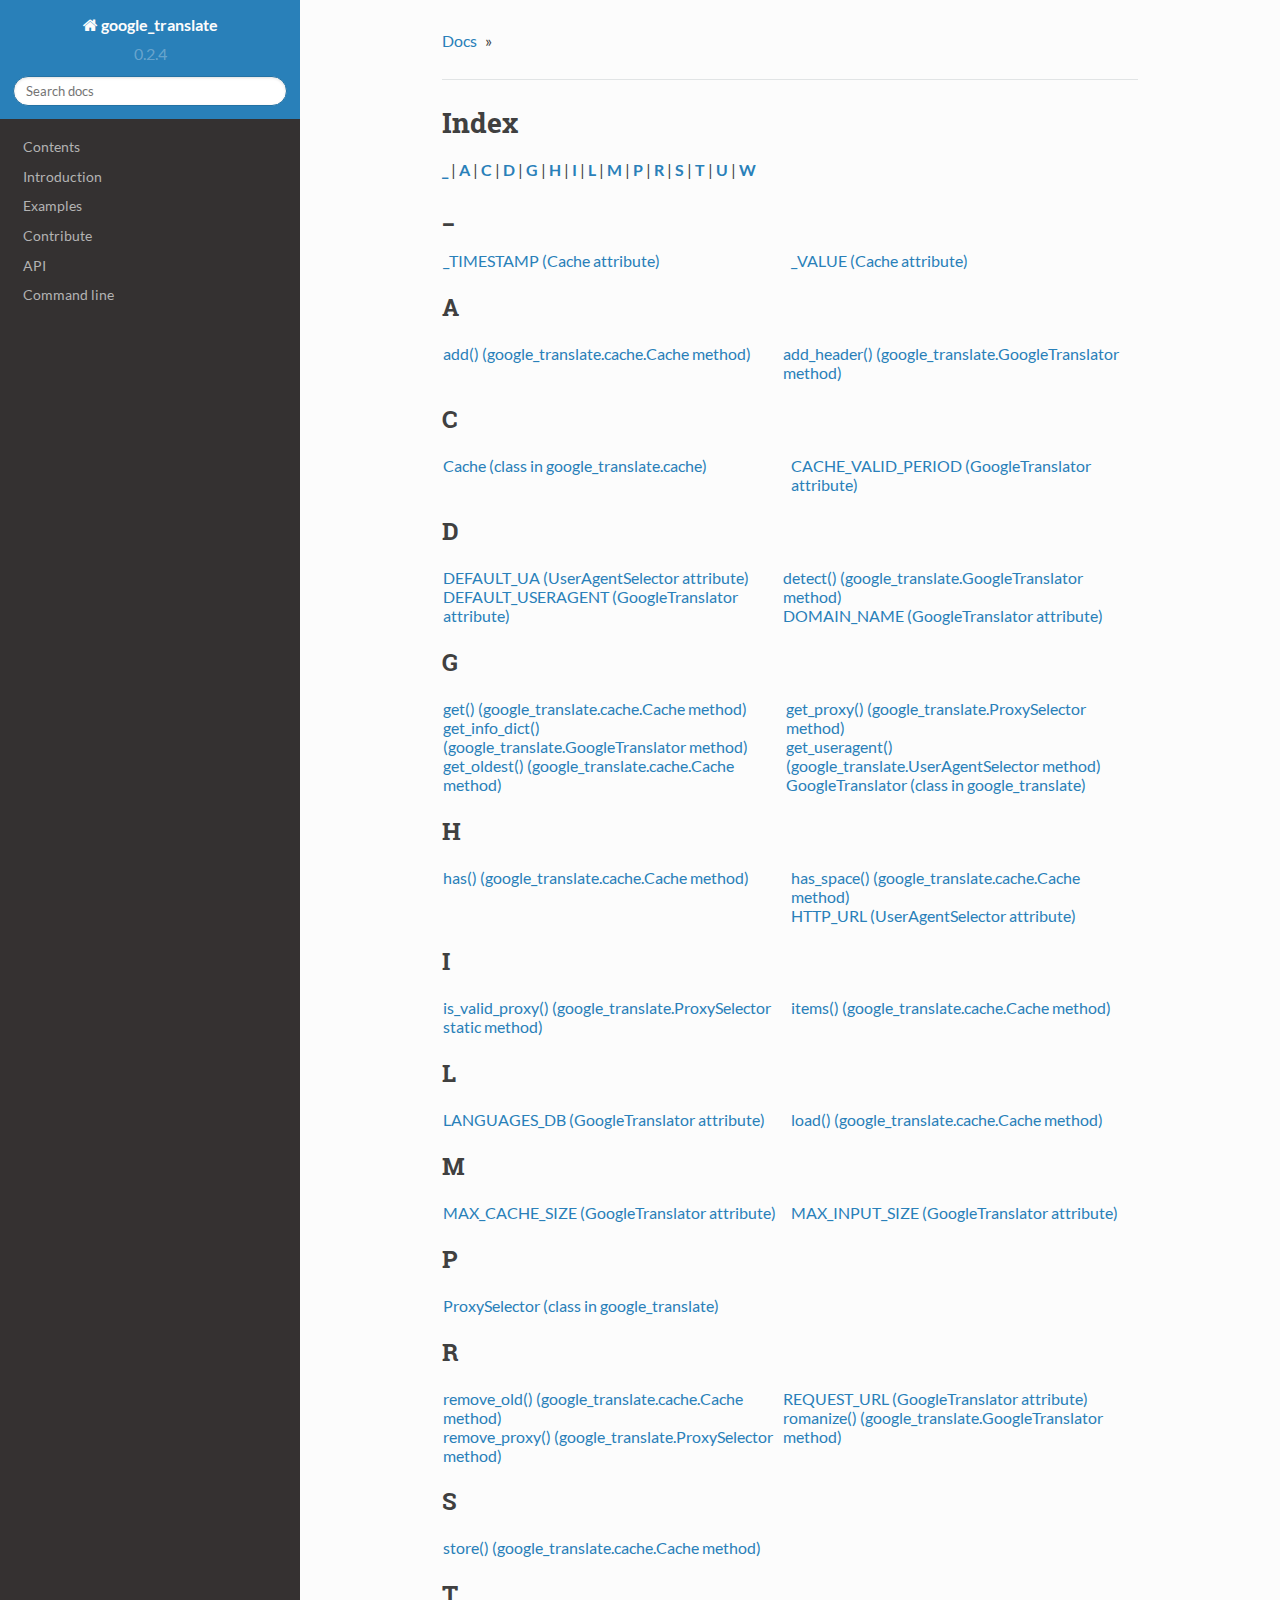
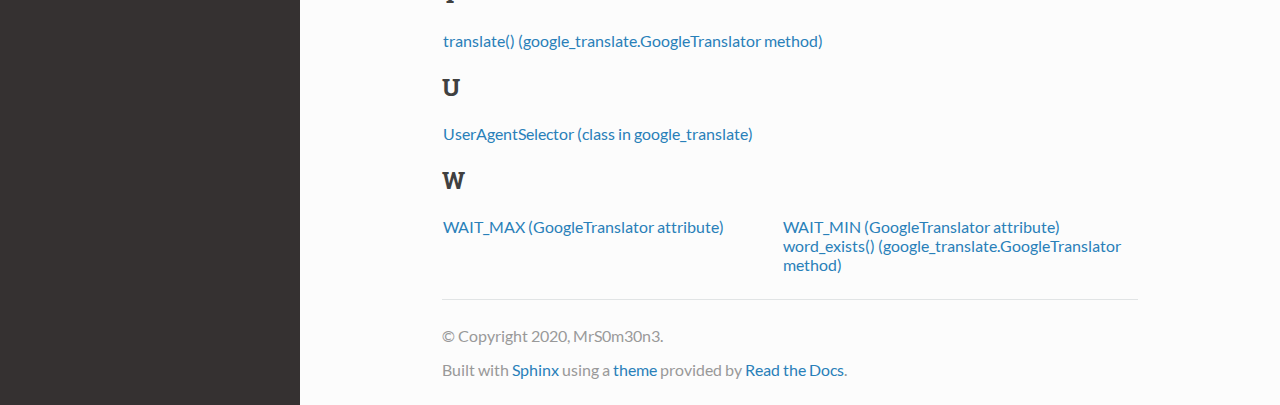
<file: docs/docs/genindex.html>
<!DOCTYPE html>
<!--[if IE 8]><html class="no-js lt-ie9" lang="en" > <![endif]-->
<!--[if gt IE 8]><!--> <html class="no-js" lang="en" > <!--<![endif]-->
<head>
  <meta charset="utf-8">
  
  <meta name="viewport" content="width=device-width, initial-scale=1.0">
  
  <title>Index &mdash; google_translate 0.2.4 documentation</title>
  

  
  

  

  
  
    

  

  
  
    <link rel="stylesheet" href="_static/css/theme.css" type="text/css" />
  

  

  
        <link rel="index" title="Index"
              href="#"/>
        <link rel="search" title="Search" href="search.html"/>
    <link rel="top" title="google_translate 0.2.4 documentation" href="index.html"/> 

  
  <script src="_static/js/modernizr.min.js"></script>

</head>

<body class="wy-body-for-nav" role="document">

  <div class="wy-grid-for-nav">

    
    <nav data-toggle="wy-nav-shift" class="wy-nav-side">
      <div class="wy-side-scroll">
        <div class="wy-side-nav-search">
          

          
            <a href="index.html" class="icon icon-home"> google_translate
          

          
          </a>

          
            
            
              <div class="version">
                0.2.4
              </div>
            
          

          
<div role="search">
  <form id="rtd-search-form" class="wy-form" action="search.html" method="get">
    <input type="text" name="q" placeholder="Search docs" />
    <input type="hidden" name="check_keywords" value="yes" />
    <input type="hidden" name="area" value="default" />
  </form>
</div>

          
        </div>

        <div class="wy-menu wy-menu-vertical" data-spy="affix" role="navigation" aria-label="main navigation">
          
            
            
                <ul>
<li class="toctree-l1"><a class="reference internal" href="index.html">Contents</a></li>
<li class="toctree-l1"><a class="reference internal" href="intro.html">Introduction</a></li>
<li class="toctree-l1"><a class="reference internal" href="examples.html">Examples</a></li>
<li class="toctree-l1"><a class="reference internal" href="contribute.html">Contribute</a></li>
<li class="toctree-l1"><a class="reference internal" href="api.html">API</a></li>
<li class="toctree-l1"><a class="reference internal" href="cmdline.html">Command line</a></li>
</ul>

            
          
        </div>
      </div>
    </nav>

    <section data-toggle="wy-nav-shift" class="wy-nav-content-wrap">

      
      <nav class="wy-nav-top" role="navigation" aria-label="top navigation">
        <i data-toggle="wy-nav-top" class="fa fa-bars"></i>
        <a href="index.html">google_translate</a>
      </nav>


      
      <div class="wy-nav-content">
        <div class="rst-content">
          





<div role="navigation" aria-label="breadcrumbs navigation">
  <ul class="wy-breadcrumbs">
    <li><a href="index.html">Docs</a> &raquo;</li>
      
    <li></li>
      <li class="wy-breadcrumbs-aside">
        
          
        
      </li>
  </ul>
  <hr/>
</div>
          <div role="main" class="document" itemscope="itemscope" itemtype="http://schema.org/Article">
           <div itemprop="articleBody">
            

<h1 id="index">Index</h1>

<div class="genindex-jumpbox">
 <a href="#_"><strong>_</strong></a>
 | <a href="#A"><strong>A</strong></a>
 | <a href="#C"><strong>C</strong></a>
 | <a href="#D"><strong>D</strong></a>
 | <a href="#G"><strong>G</strong></a>
 | <a href="#H"><strong>H</strong></a>
 | <a href="#I"><strong>I</strong></a>
 | <a href="#L"><strong>L</strong></a>
 | <a href="#M"><strong>M</strong></a>
 | <a href="#P"><strong>P</strong></a>
 | <a href="#R"><strong>R</strong></a>
 | <a href="#S"><strong>S</strong></a>
 | <a href="#T"><strong>T</strong></a>
 | <a href="#U"><strong>U</strong></a>
 | <a href="#W"><strong>W</strong></a>
 
</div>
<h2 id="_">_</h2>
<table style="width: 100%" class="indextable genindextable"><tr>
  <td style="width: 33%; vertical-align: top;"><ul>
      <li><a href="api.html#Cache._TIMESTAMP">_TIMESTAMP (Cache attribute)</a>
</li>
  </ul></td>
  <td style="width: 33%; vertical-align: top;"><ul>
      <li><a href="api.html#Cache._VALUE">_VALUE (Cache attribute)</a>
</li>
  </ul></td>
</tr></table>

<h2 id="A">A</h2>
<table style="width: 100%" class="indextable genindextable"><tr>
  <td style="width: 33%; vertical-align: top;"><ul>
      <li><a href="api.html#google_translate.cache.Cache.add">add() (google_translate.cache.Cache method)</a>
</li>
  </ul></td>
  <td style="width: 33%; vertical-align: top;"><ul>
      <li><a href="api.html#google_translate.GoogleTranslator.add_header">add_header() (google_translate.GoogleTranslator method)</a>
</li>
  </ul></td>
</tr></table>

<h2 id="C">C</h2>
<table style="width: 100%" class="indextable genindextable"><tr>
  <td style="width: 33%; vertical-align: top;"><ul>
      <li><a href="api.html#google_translate.cache.Cache">Cache (class in google_translate.cache)</a>
</li>
  </ul></td>
  <td style="width: 33%; vertical-align: top;"><ul>
      <li><a href="api.html#GoogleTranslator.CACHE_VALID_PERIOD">CACHE_VALID_PERIOD (GoogleTranslator attribute)</a>
</li>
  </ul></td>
</tr></table>

<h2 id="D">D</h2>
<table style="width: 100%" class="indextable genindextable"><tr>
  <td style="width: 33%; vertical-align: top;"><ul>
      <li><a href="api.html#UserAgentSelector.DEFAULT_UA">DEFAULT_UA (UserAgentSelector attribute)</a>
</li>
      <li><a href="api.html#GoogleTranslator.DEFAULT_USERAGENT">DEFAULT_USERAGENT (GoogleTranslator attribute)</a>
</li>
  </ul></td>
  <td style="width: 33%; vertical-align: top;"><ul>
      <li><a href="api.html#google_translate.GoogleTranslator.detect">detect() (google_translate.GoogleTranslator method)</a>
</li>
      <li><a href="api.html#GoogleTranslator.DOMAIN_NAME">DOMAIN_NAME (GoogleTranslator attribute)</a>
</li>
  </ul></td>
</tr></table>

<h2 id="G">G</h2>
<table style="width: 100%" class="indextable genindextable"><tr>
  <td style="width: 33%; vertical-align: top;"><ul>
      <li><a href="api.html#google_translate.cache.Cache.get">get() (google_translate.cache.Cache method)</a>
</li>
      <li><a href="api.html#google_translate.GoogleTranslator.get_info_dict">get_info_dict() (google_translate.GoogleTranslator method)</a>
</li>
      <li><a href="api.html#google_translate.cache.Cache.get_oldest">get_oldest() (google_translate.cache.Cache method)</a>
</li>
  </ul></td>
  <td style="width: 33%; vertical-align: top;"><ul>
      <li><a href="api.html#google_translate.ProxySelector.get_proxy">get_proxy() (google_translate.ProxySelector method)</a>
</li>
      <li><a href="api.html#google_translate.UserAgentSelector.get_useragent">get_useragent() (google_translate.UserAgentSelector method)</a>
</li>
      <li><a href="api.html#google_translate.GoogleTranslator">GoogleTranslator (class in google_translate)</a>
</li>
  </ul></td>
</tr></table>

<h2 id="H">H</h2>
<table style="width: 100%" class="indextable genindextable"><tr>
  <td style="width: 33%; vertical-align: top;"><ul>
      <li><a href="api.html#google_translate.cache.Cache.has">has() (google_translate.cache.Cache method)</a>
</li>
  </ul></td>
  <td style="width: 33%; vertical-align: top;"><ul>
      <li><a href="api.html#google_translate.cache.Cache.has_space">has_space() (google_translate.cache.Cache method)</a>
</li>
      <li><a href="api.html#UserAgentSelector.HTTP_URL">HTTP_URL (UserAgentSelector attribute)</a>
</li>
  </ul></td>
</tr></table>

<h2 id="I">I</h2>
<table style="width: 100%" class="indextable genindextable"><tr>
  <td style="width: 33%; vertical-align: top;"><ul>
      <li><a href="api.html#google_translate.ProxySelector.is_valid_proxy">is_valid_proxy() (google_translate.ProxySelector static method)</a>
</li>
  </ul></td>
  <td style="width: 33%; vertical-align: top;"><ul>
      <li><a href="api.html#google_translate.cache.Cache.items">items() (google_translate.cache.Cache method)</a>
</li>
  </ul></td>
</tr></table>

<h2 id="L">L</h2>
<table style="width: 100%" class="indextable genindextable"><tr>
  <td style="width: 33%; vertical-align: top;"><ul>
      <li><a href="api.html#GoogleTranslator.LANGUAGES_DB">LANGUAGES_DB (GoogleTranslator attribute)</a>
</li>
  </ul></td>
  <td style="width: 33%; vertical-align: top;"><ul>
      <li><a href="api.html#google_translate.cache.Cache.load">load() (google_translate.cache.Cache method)</a>
</li>
  </ul></td>
</tr></table>

<h2 id="M">M</h2>
<table style="width: 100%" class="indextable genindextable"><tr>
  <td style="width: 33%; vertical-align: top;"><ul>
      <li><a href="api.html#GoogleTranslator.MAX_CACHE_SIZE">MAX_CACHE_SIZE (GoogleTranslator attribute)</a>
</li>
  </ul></td>
  <td style="width: 33%; vertical-align: top;"><ul>
      <li><a href="api.html#GoogleTranslator.MAX_INPUT_SIZE">MAX_INPUT_SIZE (GoogleTranslator attribute)</a>
</li>
  </ul></td>
</tr></table>

<h2 id="P">P</h2>
<table style="width: 100%" class="indextable genindextable"><tr>
  <td style="width: 33%; vertical-align: top;"><ul>
      <li><a href="api.html#google_translate.ProxySelector">ProxySelector (class in google_translate)</a>
</li>
  </ul></td>
</tr></table>

<h2 id="R">R</h2>
<table style="width: 100%" class="indextable genindextable"><tr>
  <td style="width: 33%; vertical-align: top;"><ul>
      <li><a href="api.html#google_translate.cache.Cache.remove_old">remove_old() (google_translate.cache.Cache method)</a>
</li>
      <li><a href="api.html#google_translate.ProxySelector.remove_proxy">remove_proxy() (google_translate.ProxySelector method)</a>
</li>
  </ul></td>
  <td style="width: 33%; vertical-align: top;"><ul>
      <li><a href="api.html#GoogleTranslator.REQUEST_URL">REQUEST_URL (GoogleTranslator attribute)</a>
</li>
      <li><a href="api.html#google_translate.GoogleTranslator.romanize">romanize() (google_translate.GoogleTranslator method)</a>
</li>
  </ul></td>
</tr></table>

<h2 id="S">S</h2>
<table style="width: 100%" class="indextable genindextable"><tr>
  <td style="width: 33%; vertical-align: top;"><ul>
      <li><a href="api.html#google_translate.cache.Cache.store">store() (google_translate.cache.Cache method)</a>
</li>
  </ul></td>
</tr></table>

<h2 id="T">T</h2>
<table style="width: 100%" class="indextable genindextable"><tr>
  <td style="width: 33%; vertical-align: top;"><ul>
      <li><a href="api.html#google_translate.GoogleTranslator.translate">translate() (google_translate.GoogleTranslator method)</a>
</li>
  </ul></td>
</tr></table>

<h2 id="U">U</h2>
<table style="width: 100%" class="indextable genindextable"><tr>
  <td style="width: 33%; vertical-align: top;"><ul>
      <li><a href="api.html#google_translate.UserAgentSelector">UserAgentSelector (class in google_translate)</a>
</li>
  </ul></td>
</tr></table>

<h2 id="W">W</h2>
<table style="width: 100%" class="indextable genindextable"><tr>
  <td style="width: 33%; vertical-align: top;"><ul>
      <li><a href="api.html#GoogleTranslator.WAIT_MAX">WAIT_MAX (GoogleTranslator attribute)</a>
</li>
  </ul></td>
  <td style="width: 33%; vertical-align: top;"><ul>
      <li><a href="api.html#GoogleTranslator.WAIT_MIN">WAIT_MIN (GoogleTranslator attribute)</a>
</li>
      <li><a href="api.html#google_translate.GoogleTranslator.word_exists">word_exists() (google_translate.GoogleTranslator method)</a>
</li>
  </ul></td>
</tr></table>



           </div>
          </div>
          <footer>
  

  <hr/>

  <div role="contentinfo">
    <p>
        &copy; Copyright 2020, MrS0m30n3.

    </p>
  </div>
  Built with <a href="http://sphinx-doc.org/">Sphinx</a> using a <a href="https://github.com/snide/sphinx_rtd_theme">theme</a> provided by <a href="https://readthedocs.org">Read the Docs</a>. 

</footer>

        </div>
      </div>

    </section>

  </div>
  


  

    <script type="text/javascript">
        var DOCUMENTATION_OPTIONS = {
            URL_ROOT:'./',
            VERSION:'0.2.4',
            COLLAPSE_INDEX:false,
            FILE_SUFFIX:'.html',
            HAS_SOURCE:  true
        };
    </script>
      <script type="text/javascript" src="_static/jquery.js"></script>
      <script type="text/javascript" src="_static/underscore.js"></script>
      <script type="text/javascript" src="_static/doctools.js"></script>

  

  
  
    <script type="text/javascript" src="_static/js/theme.js"></script>
  

  
  
  <script type="text/javascript">
      jQuery(function () {
          SphinxRtdTheme.StickyNav.enable();
      });
  </script>
   

</body>
</html>
</file>
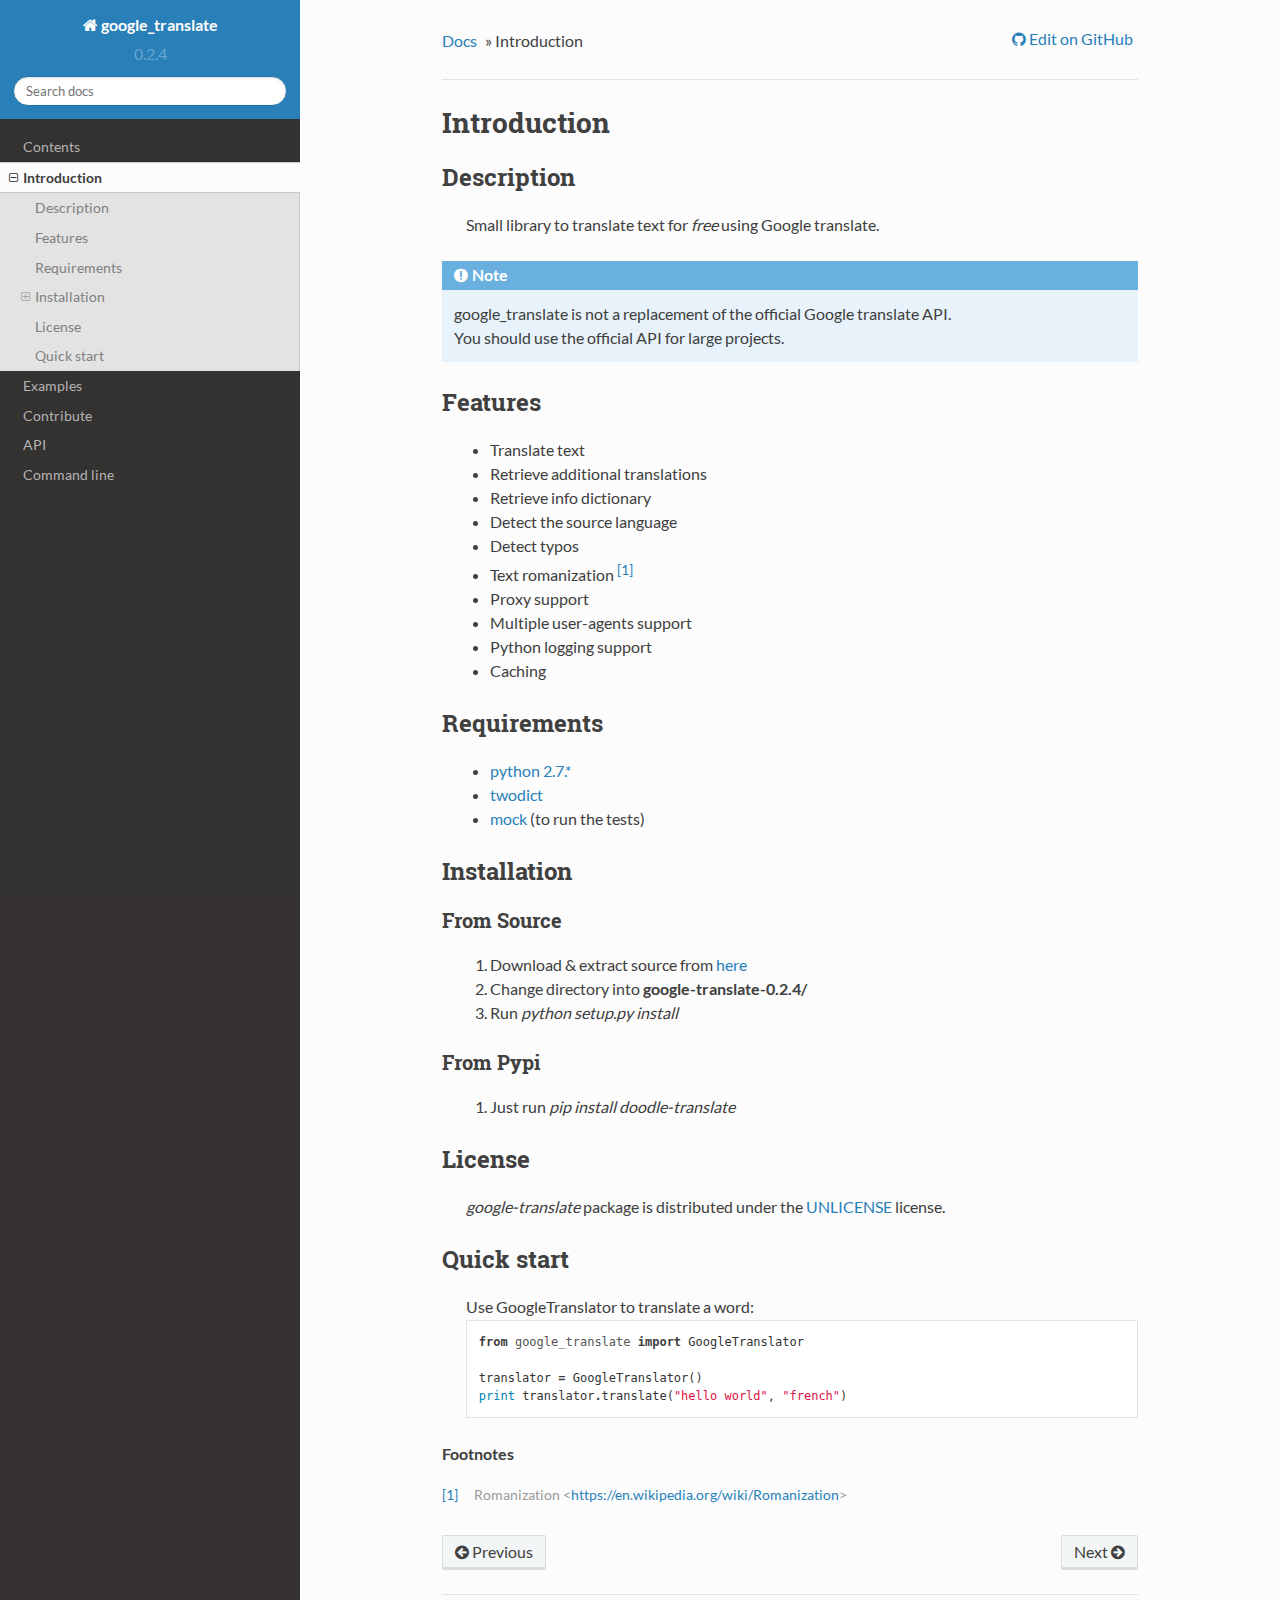
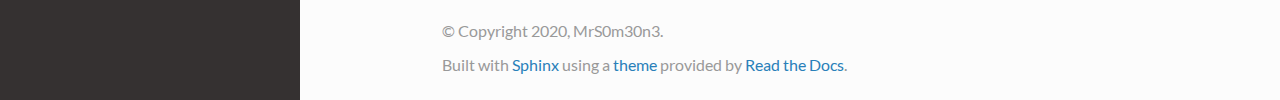
<file: docs/docs/intro.html>
<!DOCTYPE html>
<!--[if IE 8]><html class="no-js lt-ie9" lang="en" > <![endif]-->
<!--[if gt IE 8]><!--> <html class="no-js" lang="en" > <!--<![endif]-->
<head>
  <meta charset="utf-8">
  
  <meta name="viewport" content="width=device-width, initial-scale=1.0">
  
  <title>Introduction &mdash; google_translate 0.2.4 documentation</title>
  

  
  

  

  
  
    

  

  
  
    <link rel="stylesheet" href="_static/css/theme.css" type="text/css" />
  

  

  
        <link rel="index" title="Index"
              href="genindex.html"/>
        <link rel="search" title="Search" href="search.html"/>
    <link rel="top" title="google_translate 0.2.4 documentation" href="index.html"/>
        <link rel="next" title="Examples" href="examples.html"/>
        <link rel="prev" title="Contents" href="index.html"/> 

  
  <script src="_static/js/modernizr.min.js"></script>

</head>

<body class="wy-body-for-nav" role="document">

  <div class="wy-grid-for-nav">

    
    <nav data-toggle="wy-nav-shift" class="wy-nav-side">
      <div class="wy-side-scroll">
        <div class="wy-side-nav-search">
          

          
            <a href="index.html" class="icon icon-home"> google_translate
          

          
          </a>

          
            
            
              <div class="version">
                0.2.4
              </div>
            
          

          
<div role="search">
  <form id="rtd-search-form" class="wy-form" action="search.html" method="get">
    <input type="text" name="q" placeholder="Search docs" />
    <input type="hidden" name="check_keywords" value="yes" />
    <input type="hidden" name="area" value="default" />
  </form>
</div>

          
        </div>

        <div class="wy-menu wy-menu-vertical" data-spy="affix" role="navigation" aria-label="main navigation">
          
            
            
                <ul class="current">
<li class="toctree-l1"><a class="reference internal" href="index.html">Contents</a></li>
<li class="toctree-l1 current"><a class="current reference internal" href="#">Introduction</a><ul>
<li class="toctree-l2"><a class="reference internal" href="#description">Description</a></li>
<li class="toctree-l2"><a class="reference internal" href="#features">Features</a></li>
<li class="toctree-l2"><a class="reference internal" href="#requirements">Requirements</a></li>
<li class="toctree-l2"><a class="reference internal" href="#installation">Installation</a><ul>
<li class="toctree-l3"><a class="reference internal" href="#from-source">From Source</a></li>
<li class="toctree-l3"><a class="reference internal" href="#from-pypi">From Pypi</a></li>
</ul>
</li>
<li class="toctree-l2"><a class="reference internal" href="#license">License</a></li>
<li class="toctree-l2"><a class="reference internal" href="#quick-start">Quick start</a></li>
</ul>
</li>
<li class="toctree-l1"><a class="reference internal" href="examples.html">Examples</a></li>
<li class="toctree-l1"><a class="reference internal" href="contribute.html">Contribute</a></li>
<li class="toctree-l1"><a class="reference internal" href="api.html">API</a></li>
<li class="toctree-l1"><a class="reference internal" href="cmdline.html">Command line</a></li>
</ul>

            
          
        </div>
      </div>
    </nav>

    <section data-toggle="wy-nav-shift" class="wy-nav-content-wrap">

      
      <nav class="wy-nav-top" role="navigation" aria-label="top navigation">
        <i data-toggle="wy-nav-top" class="fa fa-bars"></i>
        <a href="index.html">google_translate</a>
      </nav>


      
      <div class="wy-nav-content">
        <div class="rst-content">
          

 



<div role="navigation" aria-label="breadcrumbs navigation">
  <ul class="wy-breadcrumbs">
    <li><a href="index.html">Docs</a> &raquo;</li>
      
    <li>Introduction</li>
      <li class="wy-breadcrumbs-aside">
        
          
            <a href="https://github.com/MrS0m30n3/google-translate/blob/master/docs/intro.rst" class="fa fa-github"> Edit on GitHub</a>
          
        
      </li>
  </ul>
  <hr/>
</div>
          <div role="main" class="document" itemscope="itemscope" itemtype="http://schema.org/Article">
           <div itemprop="articleBody">
            
  <div class="section" id="introduction">
<h1>Introduction<a class="headerlink" href="#introduction" title="Permalink to this headline">¶</a></h1>
<div class="section" id="description">
<h2>Description<a class="headerlink" href="#description" title="Permalink to this headline">¶</a></h2>
<blockquote>
<div>Small library to translate text for <em>free</em> using Google translate.</div></blockquote>
<div class="admonition note">
<p class="first admonition-title">Note</p>
<p>google_translate is not a replacement of the official Google translate API.</p>
<p class="last">You should use the official API for large projects.</p>
</div>
</div>
<div class="section" id="features">
<h2>Features<a class="headerlink" href="#features" title="Permalink to this headline">¶</a></h2>
<blockquote>
<div><ul class="simple">
<li>Translate text</li>
<li>Retrieve additional translations</li>
<li>Retrieve info dictionary</li>
<li>Detect the source language</li>
<li>Detect typos</li>
<li>Text romanization <a class="footnote-reference" href="#f1" id="id1">[1]</a></li>
<li>Proxy support</li>
<li>Multiple user-agents support</li>
<li>Python logging support</li>
<li>Caching</li>
</ul>
</div></blockquote>
</div>
<div class="section" id="requirements">
<h2>Requirements<a class="headerlink" href="#requirements" title="Permalink to this headline">¶</a></h2>
<blockquote>
<div><ul class="simple">
<li><a class="reference external" href="https://www.python.org/downloads/">python 2.7.*</a></li>
<li><a class="reference external" href="https://pypi.python.org/pypi/twodict">twodict</a></li>
<li><a class="reference external" href="https://pypi.python.org/pypi/mock">mock</a> (to run the tests)</li>
</ul>
</div></blockquote>
</div>
<div class="section" id="installation">
<h2>Installation<a class="headerlink" href="#installation" title="Permalink to this headline">¶</a></h2>
<div class="section" id="from-source">
<h3>From Source<a class="headerlink" href="#from-source" title="Permalink to this headline">¶</a></h3>
<blockquote>
<div><ol class="arabic simple">
<li>Download &amp; extract source from <a class="reference external" href="https://github.com/MrS0m30n3/google-translate/archive/0.2.4.zip">here</a></li>
<li>Change directory into <strong>google-translate-0.2.4/</strong></li>
<li>Run <cite>python setup.py install</cite></li>
</ol>
</div></blockquote>
</div>
<div class="section" id="from-pypi">
<h3>From Pypi<a class="headerlink" href="#from-pypi" title="Permalink to this headline">¶</a></h3>
<blockquote>
<div><ol class="arabic simple">
<li>Just run <cite>pip install doodle-translate</cite></li>
</ol>
</div></blockquote>
</div>
</div>
<div class="section" id="license">
<h2>License<a class="headerlink" href="#license" title="Permalink to this headline">¶</a></h2>
<blockquote>
<div><em>google-translate</em> package is distributed under the <a class="reference external" href="http://unlicense.org/">UNLICENSE</a> license.</div></blockquote>
</div>
<div class="section" id="quick-start">
<h2>Quick start<a class="headerlink" href="#quick-start" title="Permalink to this headline">¶</a></h2>
<blockquote>
<div><p>Use GoogleTranslator to translate a word:</p>
<div class="highlight-default"><div class="highlight"><pre><span></span><span class="kn">from</span> <span class="nn">google_translate</span> <span class="k">import</span> <span class="n">GoogleTranslator</span>

<span class="n">translator</span> <span class="o">=</span> <span class="n">GoogleTranslator</span><span class="p">()</span>
<span class="nb">print</span> <span class="n">translator</span><span class="o">.</span><span class="n">translate</span><span class="p">(</span><span class="s2">&quot;hello world&quot;</span><span class="p">,</span> <span class="s2">&quot;french&quot;</span><span class="p">)</span>
</pre></div>
</div>
</div></blockquote>
<p class="rubric">Footnotes</p>
<table class="docutils footnote" frame="void" id="f1" rules="none">
<colgroup><col class="label" /><col /></colgroup>
<tbody valign="top">
<tr><td class="label"><a class="fn-backref" href="#id1">[1]</a></td><td>Romanization &lt;<a class="reference external" href="https://en.wikipedia.org/wiki/Romanization">https://en.wikipedia.org/wiki/Romanization</a>&gt;</td></tr>
</tbody>
</table>
</div>
</div>


           </div>
          </div>
          <footer>
  
    <div class="rst-footer-buttons" role="navigation" aria-label="footer navigation">
      
        <a href="examples.html" class="btn btn-neutral float-right" title="Examples" accesskey="n">Next <span class="fa fa-arrow-circle-right"></span></a>
      
      
        <a href="index.html" class="btn btn-neutral" title="Contents" accesskey="p"><span class="fa fa-arrow-circle-left"></span> Previous</a>
      
    </div>
  

  <hr/>

  <div role="contentinfo">
    <p>
        &copy; Copyright 2020, MrS0m30n3.

    </p>
  </div>
  Built with <a href="http://sphinx-doc.org/">Sphinx</a> using a <a href="https://github.com/snide/sphinx_rtd_theme">theme</a> provided by <a href="https://readthedocs.org">Read the Docs</a>. 

</footer>

        </div>
      </div>

    </section>

  </div>
  


  

    <script type="text/javascript">
        var DOCUMENTATION_OPTIONS = {
            URL_ROOT:'./',
            VERSION:'0.2.4',
            COLLAPSE_INDEX:false,
            FILE_SUFFIX:'.html',
            HAS_SOURCE:  true
        };
    </script>
      <script type="text/javascript" src="_static/jquery.js"></script>
      <script type="text/javascript" src="_static/underscore.js"></script>
      <script type="text/javascript" src="_static/doctools.js"></script>

  

  
  
    <script type="text/javascript" src="_static/js/theme.js"></script>
  

  
  
  <script type="text/javascript">
      jQuery(function () {
          SphinxRtdTheme.StickyNav.enable();
      });
  </script>
   

</body>
</html>
</file>
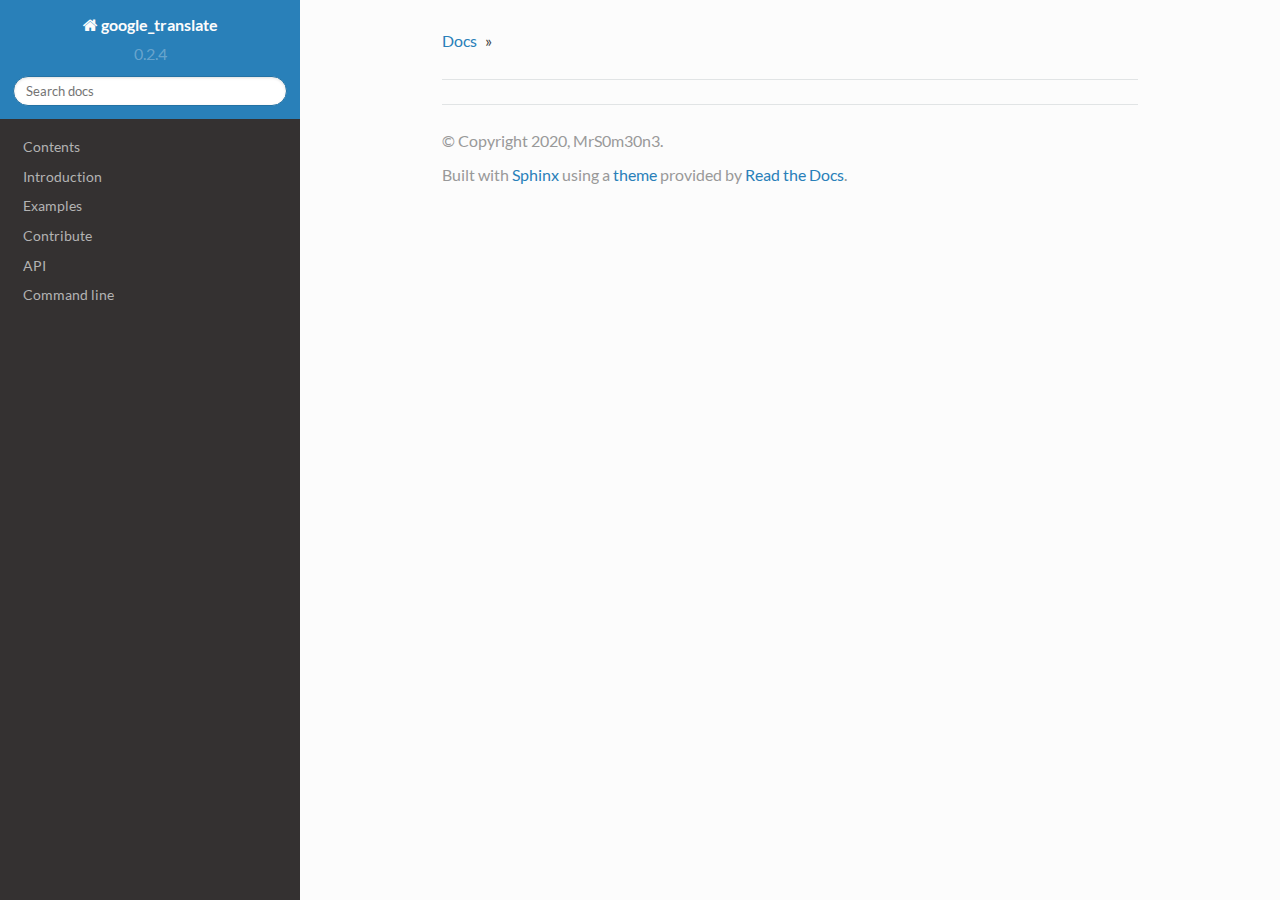
<file: docs/docs/search.html>
<!DOCTYPE html>
<!--[if IE 8]><html class="no-js lt-ie9" lang="en" > <![endif]-->
<!--[if gt IE 8]><!--> <html class="no-js" lang="en" > <!--<![endif]-->
<head>
  <meta charset="utf-8">
  
  <meta name="viewport" content="width=device-width, initial-scale=1.0">
  
  <title>Search &mdash; google_translate 0.2.4 documentation</title>
  

  
  

  

  
  
    

  

  
  
    <link rel="stylesheet" href="_static/css/theme.css" type="text/css" />
  

  

  
        <link rel="index" title="Index"
              href="genindex.html"/>
        <link rel="search" title="Search" href="#"/>
    <link rel="top" title="google_translate 0.2.4 documentation" href="index.html"/> 

  
  <script src="_static/js/modernizr.min.js"></script>

</head>

<body class="wy-body-for-nav" role="document">

  <div class="wy-grid-for-nav">

    
    <nav data-toggle="wy-nav-shift" class="wy-nav-side">
      <div class="wy-side-scroll">
        <div class="wy-side-nav-search">
          

          
            <a href="index.html" class="icon icon-home"> google_translate
          

          
          </a>

          
            
            
              <div class="version">
                0.2.4
              </div>
            
          

          
<div role="search">
  <form id="rtd-search-form" class="wy-form" action="#" method="get">
    <input type="text" name="q" placeholder="Search docs" />
    <input type="hidden" name="check_keywords" value="yes" />
    <input type="hidden" name="area" value="default" />
  </form>
</div>

          
        </div>

        <div class="wy-menu wy-menu-vertical" data-spy="affix" role="navigation" aria-label="main navigation">
          
            
            
                <ul>
<li class="toctree-l1"><a class="reference internal" href="index.html">Contents</a></li>
<li class="toctree-l1"><a class="reference internal" href="intro.html">Introduction</a></li>
<li class="toctree-l1"><a class="reference internal" href="examples.html">Examples</a></li>
<li class="toctree-l1"><a class="reference internal" href="contribute.html">Contribute</a></li>
<li class="toctree-l1"><a class="reference internal" href="api.html">API</a></li>
<li class="toctree-l1"><a class="reference internal" href="cmdline.html">Command line</a></li>
</ul>

            
          
        </div>
      </div>
    </nav>

    <section data-toggle="wy-nav-shift" class="wy-nav-content-wrap">

      
      <nav class="wy-nav-top" role="navigation" aria-label="top navigation">
        <i data-toggle="wy-nav-top" class="fa fa-bars"></i>
        <a href="index.html">google_translate</a>
      </nav>


      
      <div class="wy-nav-content">
        <div class="rst-content">
          





<div role="navigation" aria-label="breadcrumbs navigation">
  <ul class="wy-breadcrumbs">
    <li><a href="index.html">Docs</a> &raquo;</li>
      
    <li></li>
      <li class="wy-breadcrumbs-aside">
        
      </li>
  </ul>
  <hr/>
</div>
          <div role="main" class="document" itemscope="itemscope" itemtype="http://schema.org/Article">
           <div itemprop="articleBody">
            
  <noscript>
  <div id="fallback" class="admonition warning">
    <p class="last">
      Please activate JavaScript to enable the search
      functionality.
    </p>
  </div>
  </noscript>

  
  <div id="search-results">
  
  </div>

           </div>
          </div>
          <footer>
  

  <hr/>

  <div role="contentinfo">
    <p>
        &copy; Copyright 2020, MrS0m30n3.

    </p>
  </div>
  Built with <a href="http://sphinx-doc.org/">Sphinx</a> using a <a href="https://github.com/snide/sphinx_rtd_theme">theme</a> provided by <a href="https://readthedocs.org">Read the Docs</a>. 

</footer>

        </div>
      </div>

    </section>

  </div>
  


  

    <script type="text/javascript">
        var DOCUMENTATION_OPTIONS = {
            URL_ROOT:'./',
            VERSION:'0.2.4',
            COLLAPSE_INDEX:false,
            FILE_SUFFIX:'.html',
            HAS_SOURCE:  true
        };
    </script>
      <script type="text/javascript" src="_static/jquery.js"></script>
      <script type="text/javascript" src="_static/underscore.js"></script>
      <script type="text/javascript" src="_static/doctools.js"></script>
      <script type="text/javascript" src="_static/searchtools.js"></script>

  

  
  
    <script type="text/javascript" src="_static/js/theme.js"></script>
  

  
  
  <script type="text/javascript">
      jQuery(function () {
          SphinxRtdTheme.StickyNav.enable();
      });
  </script>
  
  <script type="text/javascript">
    jQuery(function() { Search.loadIndex("searchindex.js"); });
  </script>
  
  <script type="text/javascript" id="searchindexloader"></script>
   


</body>
</html>
</file>
<file: docs/docs/_static/css/theme.css>
﻿*{-webkit-box-sizing:border-box;-moz-box-sizing:border-box;box-sizing:border-box}article,aside,details,figcaption,figure,footer,header,hgroup,nav,section{display:block}audio,canvas,video{display:inline-block;*display:inline;*zoom:1}audio:not([controls]){display:none}[hidden]{display:none}*{-webkit-box-sizing:border-box;-moz-box-sizing:border-box;box-sizing:border-box}html{font-size:100%;-webkit-text-size-adjust:100%;-ms-text-size-adjust:100%}body{margin:0}a:hover,a:active{outline:0}abbr[title]{border-bottom:1px dotted}b,strong{font-weight:bold}blockquote{margin:0}dfn{font-style:italic}ins{background:#ff9;color:#000;text-decoration:none}mark{background:#ff0;color:#000;font-style:italic;font-weight:bold}pre,code,.rst-content tt,.rst-content code,kbd,samp{font-family:monospace,serif;_font-family:"courier new",monospace;font-size:1em}pre{white-space:pre}q{quotes:none}q:before,q:after{content:"";content:none}small{font-size:85%}sub,sup{font-size:75%;line-height:0;position:relative;vertical-align:baseline}sup{top:-0.5em}sub{bottom:-0.25em}ul,ol,dl{margin:0;padding:0;list-style:none;list-style-image:none}li{list-style:none}dd{margin:0}img{border:0;-ms-interpolation-mode:bicubic;vertical-align:middle;max-width:100%}svg:not(:root){overflow:hidden}figure{margin:0}form{margin:0}fieldset{border:0;margin:0;padding:0}label{cursor:pointer}legend{border:0;*margin-left:-7px;padding:0;white-space:normal}button,input,select,textarea{font-size:100%;margin:0;vertical-align:baseline;*vertical-align:middle}button,input{line-height:normal}button,input[type="button"],input[type="reset"],input[type="submit"]{cursor:pointer;-webkit-appearance:button;*overflow:visible}button[disabled],input[disabled]{cursor:default}input[type="checkbox"],input[type="radio"]{box-sizing:border-box;padding:0;*width:13px;*height:13px}input[type="search"]{-webkit-appearance:textfield;-moz-box-sizing:content-box;-webkit-box-sizing:content-box;box-sizing:content-box}input[type="search"]::-webkit-search-decoration,input[type="search"]::-webkit-search-cancel-button{-webkit-appearance:none}button::-moz-focus-inner,input::-moz-focus-inner{border:0;padding:0}textarea{overflow:auto;vertical-align:top;resize:vertical}table{border-collapse:collapse;border-spacing:0}td{vertical-align:top}.chromeframe{margin:0.2em 0;background:#ccc;color:#000;padding:0.2em 0}.ir{display:block;border:0;text-indent:-999em;overflow:hidden;background-color:transparent;background-repeat:no-repeat;text-align:left;direction:ltr;*line-height:0}.ir br{display:none}.hidden{display:none !important;visibility:hidden}.visuallyhidden{border:0;clip:rect(0 0 0 0);height:1px;margin:-1px;overflow:hidden;padding:0;position:absolute;width:1px}.visuallyhidden.focusable:active,.visuallyhidden.focusable:focus{clip:auto;height:auto;margin:0;overflow:visible;position:static;width:auto}.invisible{visibility:hidden}.relative{position:relative}big,small{font-size:100%}@media print{html,body,section{background:none !important}*{box-shadow:none !important;text-shadow:none !important;filter:none !important;-ms-filter:none !important}a,a:visited{text-decoration:underline}.ir a:after,a[href^="javascript:"]:after,a[href^="#"]:after{content:""}pre,blockquote{page-break-inside:avoid}thead{display:table-header-group}tr,img{page-break-inside:avoid}img{max-width:100% !important}@page{margin:0.5cm}p,h2,.rst-content .toctree-wrapper p.caption,h3{orphans:3;widows:3}h2,.rst-content .toctree-wrapper p.caption,h3{page-break-after:avoid}}.fa:before,.wy-menu-vertical li span.toctree-expand:before,.wy-menu-vertical li.on a span.toctree-expand:before,.wy-menu-vertical li.current>a span.toctree-expand:before,.rst-content .admonition-title:before,.rst-content h1 .headerlink:before,.rst-content h2 .headerlink:before,.rst-content h3 .headerlink:before,.rst-content h4 .headerlink:before,.rst-content h5 .headerlink:before,.rst-content h6 .headerlink:before,.rst-content dl dt .headerlink:before,.rst-content p.caption .headerlink:before,.rst-content tt.download span:first-child:before,.rst-content code.download span:first-child:before,.icon:before,.wy-dropdown .caret:before,.wy-inline-validate.wy-inline-validate-success .wy-input-context:before,.wy-inline-validate.wy-inline-validate-danger .wy-input-context:before,.wy-inline-validate.wy-inline-validate-warning .wy-input-context:before,.wy-inline-validate.wy-inline-validate-info .wy-input-context:before,.wy-alert,.rst-content .note,.rst-content .attention,.rst-content .caution,.rst-content .danger,.rst-content .error,.rst-content .hint,.rst-content .important,.rst-content .tip,.rst-content .warning,.rst-content .seealso,.rst-content .admonition-todo,.btn,input[type="text"],input[type="password"],input[type="email"],input[type="url"],input[type="date"],input[type="month"],input[type="time"],input[type="datetime"],input[type="datetime-local"],input[type="week"],input[type="number"],input[type="search"],input[type="tel"],input[type="color"],select,textarea,.wy-menu-vertical li.on a,.wy-menu-vertical li.current>a,.wy-side-nav-search>a,.wy-side-nav-search .wy-dropdown>a,.wy-nav-top a{-webkit-font-smoothing:antialiased}.clearfix{*zoom:1}.clearfix:before,.clearfix:after{display:table;content:""}.clearfix:after{clear:both}/*!
 *  Font Awesome 4.2.0 by @davegandy - http://fontawesome.io - @fontawesome
 *  License - http://fontawesome.io/license (Font: SIL OFL 1.1, CSS: MIT License)
 */@font-face{font-family:'FontAwesome';src:url("../fonts/fontawesome-webfont.eot?v=4.2.0");src:url("../fonts/fontawesome-webfont.eot?#iefix&v=4.2.0") format("embedded-opentype"),url("../fonts/fontawesome-webfont.woff?v=4.2.0") format("woff"),url("../fonts/fontawesome-webfont.ttf?v=4.2.0") format("truetype"),url("../fonts/fontawesome-webfont.svg?v=4.2.0#fontawesomeregular") format("svg");font-weight:normal;font-style:normal}.fa,.wy-menu-vertical li span.toctree-expand,.wy-menu-vertical li.on a span.toctree-expand,.wy-menu-vertical li.current>a span.toctree-expand,.rst-content .admonition-title,.rst-content h1 .headerlink,.rst-content h2 .headerlink,.rst-content h3 .headerlink,.rst-content h4 .headerlink,.rst-content h5 .headerlink,.rst-content h6 .headerlink,.rst-content dl dt .headerlink,.rst-content p.caption .headerlink,.rst-content tt.download span:first-child,.rst-content code.download span:first-child,.icon{display:inline-block;font:normal normal normal 14px/1 FontAwesome;font-size:inherit;text-rendering:auto;-webkit-font-smoothing:antialiased;-moz-osx-font-smoothing:grayscale}.fa-lg{font-size:1.33333em;line-height:0.75em;vertical-align:-15%}.fa-2x{font-size:2em}.fa-3x{font-size:3em}.fa-4x{font-size:4em}.fa-5x{font-size:5em}.fa-fw{width:1.28571em;text-align:center}.fa-ul{padding-left:0;margin-left:2.14286em;list-style-type:none}.fa-ul>li{position:relative}.fa-li{position:absolute;left:-2.14286em;width:2.14286em;top:0.14286em;text-align:center}.fa-li.fa-lg{left:-1.85714em}.fa-border{padding:.2em .25em .15em;border:solid 0.08em #eee;border-radius:.1em}.pull-right{float:right}.pull-left{float:left}.fa.pull-left,.wy-menu-vertical li span.pull-left.toctree-expand,.wy-menu-vertical li.on a span.pull-left.toctree-expand,.wy-menu-vertical li.current>a span.pull-left.toctree-expand,.rst-content .pull-left.admonition-title,.rst-content h1 .pull-left.headerlink,.rst-content h2 .pull-left.headerlink,.rst-content h3 .pull-left.headerlink,.rst-content h4 .pull-left.headerlink,.rst-content h5 .pull-left.headerlink,.rst-content h6 .pull-left.headerlink,.rst-content dl dt .pull-left.headerlink,.rst-content p.caption .pull-left.headerlink,.rst-content tt.download span.pull-left:first-child,.rst-content code.download span.pull-left:first-child,.pull-left.icon{margin-right:.3em}.fa.pull-right,.wy-menu-vertical li span.pull-right.toctree-expand,.wy-menu-vertical li.on a span.pull-right.toctree-expand,.wy-menu-vertical li.current>a span.pull-right.toctree-expand,.rst-content .pull-right.admonition-title,.rst-content h1 .pull-right.headerlink,.rst-content h2 .pull-right.headerlink,.rst-content h3 .pull-right.headerlink,.rst-content h4 .pull-right.headerlink,.rst-content h5 .pull-right.headerlink,.rst-content h6 .pull-right.headerlink,.rst-content dl dt .pull-right.headerlink,.rst-content p.caption .pull-right.headerlink,.rst-content tt.download span.pull-right:first-child,.rst-content code.download span.pull-right:first-child,.pull-right.icon{margin-left:.3em}.fa-spin{-webkit-animation:fa-spin 2s infinite linear;animation:fa-spin 2s infinite linear}@-webkit-keyframes fa-spin{0%{-webkit-transform:rotate(0deg);transform:rotate(0deg)}100%{-webkit-transform:rotate(359deg);transform:rotate(359deg)}}@keyframes fa-spin{0%{-webkit-transform:rotate(0deg);transform:rotate(0deg)}100%{-webkit-transform:rotate(359deg);transform:rotate(359deg)}}.fa-rotate-90{filter:progid:DXImageTransform.Microsoft.BasicImage(rotation=1);-webkit-transform:rotate(90deg);-ms-transform:rotate(90deg);transform:rotate(90deg)}.fa-rotate-180{filter:progid:DXImageTransform.Microsoft.BasicImage(rotation=2);-webkit-transform:rotate(180deg);-ms-transform:rotate(180deg);transform:rotate(180deg)}.fa-rotate-270{filter:progid:DXImageTransform.Microsoft.BasicImage(rotation=3);-webkit-transform:rotate(270deg);-ms-transform:rotate(270deg);transform:rotate(270deg)}.fa-flip-horizontal{filter:progid:DXImageTransform.Microsoft.BasicImage(rotation=0);-webkit-transform:scale(-1, 1);-ms-transform:scale(-1, 1);transform:scale(-1, 1)}.fa-flip-vertical{filter:progid:DXImageTransform.Microsoft.BasicImage(rotation=2);-webkit-transform:scale(1, -1);-ms-transform:scale(1, -1);transform:scale(1, -1)}:root .fa-rotate-90,:root .fa-rotate-180,:root .fa-rotate-270,:root .fa-flip-horizontal,:root .fa-flip-vertical{filter:none}.fa-stack{position:relative;display:inline-block;width:2em;height:2em;line-height:2em;vertical-align:middle}.fa-stack-1x,.fa-stack-2x{position:absolute;left:0;width:100%;text-align:center}.fa-stack-1x{line-height:inherit}.fa-stack-2x{font-size:2em}.fa-inverse{color:#fff}.fa-glass:before{content:""}.fa-music:before{content:""}.fa-search:before,.icon-search:before{content:""}.fa-envelope-o:before{content:""}.fa-heart:before{content:""}.fa-star:before{content:""}.fa-star-o:before{content:""}.fa-user:before{content:""}.fa-film:before{content:""}.fa-th-large:before{content:""}.fa-th:before{content:""}.fa-th-list:before{content:""}.fa-check:before{content:""}.fa-remove:before,.fa-close:before,.fa-times:before{content:""}.fa-search-plus:before{content:""}.fa-search-minus:before{content:""}.fa-power-off:before{content:""}.fa-signal:before{content:""}.fa-gear:before,.fa-cog:before{content:""}.fa-trash-o:before{content:""}.fa-home:before,.icon-home:before{content:""}.fa-file-o:before{content:""}.fa-clock-o:before{content:""}.fa-road:before{content:""}.fa-download:before,.rst-content tt.download span:first-child:before,.rst-content code.download span:first-child:before{content:""}.fa-arrow-circle-o-down:before{content:""}.fa-arrow-circle-o-up:before{content:""}.fa-inbox:before{content:""}.fa-play-circle-o:before{content:""}.fa-rotate-right:before,.fa-repeat:before{content:""}.fa-refresh:before{content:""}.fa-list-alt:before{content:""}.fa-lock:before{content:""}.fa-flag:before{content:""}.fa-headphones:before{content:""}.fa-volume-off:before{content:""}.fa-volume-down:before{content:""}.fa-volume-up:before{content:""}.fa-qrcode:before{content:""}.fa-barcode:before{content:""}.fa-tag:before{content:""}.fa-tags:before{content:""}.fa-book:before,.icon-book:before{content:""}.fa-bookmark:before{content:""}.fa-print:before{content:""}.fa-camera:before{content:""}.fa-font:before{content:""}.fa-bold:before{content:""}.fa-italic:before{content:""}.fa-text-height:before{content:""}.fa-text-width:before{content:""}.fa-align-left:before{content:""}.fa-align-center:before{content:""}.fa-align-right:before{content:""}.fa-align-justify:before{content:""}.fa-list:before{content:""}.fa-dedent:before,.fa-outdent:before{content:""}.fa-indent:before{content:""}.fa-video-camera:before{content:""}.fa-photo:before,.fa-image:before,.fa-picture-o:before{content:""}.fa-pencil:before{content:""}.fa-map-marker:before{content:""}.fa-adjust:before{content:""}.fa-tint:before{content:""}.fa-edit:before,.fa-pencil-square-o:before{content:""}.fa-share-square-o:before{content:""}.fa-check-square-o:before{content:""}.fa-arrows:before{content:""}.fa-step-backward:before{content:""}.fa-fast-backward:before{content:""}.fa-backward:before{content:""}.fa-play:before{content:""}.fa-pause:before{content:""}.fa-stop:before{content:""}.fa-forward:before{content:""}.fa-fast-forward:before{content:""}.fa-step-forward:before{content:""}.fa-eject:before{content:""}.fa-chevron-left:before{content:""}.fa-chevron-right:before{content:""}.fa-plus-circle:before{content:""}.fa-minus-circle:before{content:""}.fa-times-circle:before,.wy-inline-validate.wy-inline-validate-danger .wy-input-context:before{content:""}.fa-check-circle:before,.wy-inline-validate.wy-inline-validate-success .wy-input-context:before{content:""}.fa-question-circle:before{content:""}.fa-info-circle:before{content:""}.fa-crosshairs:before{content:""}.fa-times-circle-o:before{content:""}.fa-check-circle-o:before{content:""}.fa-ban:before{content:""}.fa-arrow-left:before{content:""}.fa-arrow-right:before{content:""}.fa-arrow-up:before{content:""}.fa-arrow-down:before{content:""}.fa-mail-forward:before,.fa-share:before{content:""}.fa-expand:before{content:""}.fa-compress:before{content:""}.fa-plus:before{content:""}.fa-minus:before{content:""}.fa-asterisk:before{content:""}.fa-exclamation-circle:before,.wy-inline-validate.wy-inline-validate-warning .wy-input-context:before,.wy-inline-validate.wy-inline-validate-info .wy-input-context:before,.rst-content .admonition-title:before{content:""}.fa-gift:before{content:""}.fa-leaf:before{content:""}.fa-fire:before,.icon-fire:before{content:""}.fa-eye:before{content:""}.fa-eye-slash:before{content:""}.fa-warning:before,.fa-exclamation-triangle:before{content:""}.fa-plane:before{content:""}.fa-calendar:before{content:""}.fa-random:before{content:""}.fa-comment:before{content:""}.fa-magnet:before{content:""}.fa-chevron-up:before{content:""}.fa-chevron-down:before{content:""}.fa-retweet:before{content:""}.fa-shopping-cart:before{content:""}.fa-folder:before{content:""}.fa-folder-open:before{content:""}.fa-arrows-v:before{content:""}.fa-arrows-h:before{content:""}.fa-bar-chart-o:before,.fa-bar-chart:before{content:""}.fa-twitter-square:before{content:""}.fa-facebook-square:before{content:""}.fa-camera-retro:before{content:""}.fa-key:before{content:""}.fa-gears:before,.fa-cogs:before{content:""}.fa-comments:before{content:""}.fa-thumbs-o-up:before{content:""}.fa-thumbs-o-down:before{content:""}.fa-star-half:before{content:""}.fa-heart-o:before{content:""}.fa-sign-out:before{content:""}.fa-linkedin-square:before{content:""}.fa-thumb-tack:before{content:""}.fa-external-link:before{content:""}.fa-sign-in:before{content:""}.fa-trophy:before{content:""}.fa-github-square:before{content:""}.fa-upload:before{content:""}.fa-lemon-o:before{content:""}.fa-phone:before{content:""}.fa-square-o:before{content:""}.fa-bookmark-o:before{content:""}.fa-phone-square:before{content:""}.fa-twitter:before{content:""}.fa-facebook:before{content:""}.fa-github:before,.icon-github:before{content:""}.fa-unlock:before{content:""}.fa-credit-card:before{content:""}.fa-rss:before{content:""}.fa-hdd-o:before{content:""}.fa-bullhorn:before{content:""}.fa-bell:before{content:""}.fa-certificate:before{content:""}.fa-hand-o-right:before{content:""}.fa-hand-o-left:before{content:""}.fa-hand-o-up:before{content:""}.fa-hand-o-down:before{content:""}.fa-arrow-circle-left:before,.icon-circle-arrow-left:before{content:""}.fa-arrow-circle-right:before,.icon-circle-arrow-right:before{content:""}.fa-arrow-circle-up:before{content:""}.fa-arrow-circle-down:before{content:""}.fa-globe:before{content:""}.fa-wrench:before{content:""}.fa-tasks:before{content:""}.fa-filter:before{content:""}.fa-briefcase:before{content:""}.fa-arrows-alt:before{content:""}.fa-group:before,.fa-users:before{content:""}.fa-chain:before,.fa-link:before,.icon-link:before{content:""}.fa-cloud:before{content:""}.fa-flask:before{content:""}.fa-cut:before,.fa-scissors:before{content:""}.fa-copy:before,.fa-files-o:before{content:""}.fa-paperclip:before{content:""}.fa-save:before,.fa-floppy-o:before{content:""}.fa-square:before{content:""}.fa-navicon:before,.fa-reorder:before,.fa-bars:before{content:""}.fa-list-ul:before{content:""}.fa-list-ol:before{content:""}.fa-strikethrough:before{content:""}.fa-underline:before{content:""}.fa-table:before{content:""}.fa-magic:before{content:""}.fa-truck:before{content:""}.fa-pinterest:before{content:""}.fa-pinterest-square:before{content:""}.fa-google-plus-square:before{content:""}.fa-google-plus:before{content:""}.fa-money:before{content:""}.fa-caret-down:before,.wy-dropdown .caret:before,.icon-caret-down:before{content:""}.fa-caret-up:before{content:""}.fa-caret-left:before{content:""}.fa-caret-right:before{content:""}.fa-columns:before{content:""}.fa-unsorted:before,.fa-sort:before{content:""}.fa-sort-down:before,.fa-sort-desc:before{content:""}.fa-sort-up:before,.fa-sort-asc:before{content:""}.fa-envelope:before{content:""}.fa-linkedin:before{content:""}.fa-rotate-left:before,.fa-undo:before{content:""}.fa-legal:before,.fa-gavel:before{content:""}.fa-dashboard:before,.fa-tachometer:before{content:""}.fa-comment-o:before{content:""}.fa-comments-o:before{content:""}.fa-flash:before,.fa-bolt:before{content:""}.fa-sitemap:before{content:""}.fa-umbrella:before{content:""}.fa-paste:before,.fa-clipboard:before{content:""}.fa-lightbulb-o:before{content:""}.fa-exchange:before{content:""}.fa-cloud-download:before{content:""}.fa-cloud-upload:before{content:""}.fa-user-md:before{content:""}.fa-stethoscope:before{content:""}.fa-suitcase:before{content:""}.fa-bell-o:before{content:""}.fa-coffee:before{content:""}.fa-cutlery:before{content:""}.fa-file-text-o:before{content:""}.fa-building-o:before{content:""}.fa-hospital-o:before{content:""}.fa-ambulance:before{content:""}.fa-medkit:before{content:""}.fa-fighter-jet:before{content:""}.fa-beer:before{content:""}.fa-h-square:before{content:""}.fa-plus-square:before{content:""}.fa-angle-double-left:before{content:""}.fa-angle-double-right:before{content:""}.fa-angle-double-up:before{content:""}.fa-angle-double-down:before{content:""}.fa-angle-left:before{content:""}.fa-angle-right:before{content:""}.fa-angle-up:before{content:""}.fa-angle-down:before{content:""}.fa-desktop:before{content:""}.fa-laptop:before{content:""}.fa-tablet:before{content:""}.fa-mobile-phone:before,.fa-mobile:before{content:""}.fa-circle-o:before{content:""}.fa-quote-left:before{content:""}.fa-quote-right:before{content:""}.fa-spinner:before{content:""}.fa-circle:before{content:""}.fa-mail-reply:before,.fa-reply:before{content:""}.fa-github-alt:before{content:""}.fa-folder-o:before{content:""}.fa-folder-open-o:before{content:""}.fa-smile-o:before{content:""}.fa-frown-o:before{content:""}.fa-meh-o:before{content:""}.fa-gamepad:before{content:""}.fa-keyboard-o:before{content:""}.fa-flag-o:before{content:""}.fa-flag-checkered:before{content:""}.fa-terminal:before{content:""}.fa-code:before{content:""}.fa-mail-reply-all:before,.fa-reply-all:before{content:""}.fa-star-half-empty:before,.fa-star-half-full:before,.fa-star-half-o:before{content:""}.fa-location-arrow:before{content:""}.fa-crop:before{content:""}.fa-code-fork:before{content:""}.fa-unlink:before,.fa-chain-broken:before{content:""}.fa-question:before{content:""}.fa-info:before{content:""}.fa-exclamation:before{content:""}.fa-superscript:before{content:""}.fa-subscript:before{content:""}.fa-eraser:before{content:""}.fa-puzzle-piece:before{content:""}.fa-microphone:before{content:""}.fa-microphone-slash:before{content:""}.fa-shield:before{content:""}.fa-calendar-o:before{content:""}.fa-fire-extinguisher:before{content:""}.fa-rocket:before{content:""}.fa-maxcdn:before{content:""}.fa-chevron-circle-left:before{content:""}.fa-chevron-circle-right:before{content:""}.fa-chevron-circle-up:before{content:""}.fa-chevron-circle-down:before{content:""}.fa-html5:before{content:""}.fa-css3:before{content:""}.fa-anchor:before{content:""}.fa-unlock-alt:before{content:""}.fa-bullseye:before{content:""}.fa-ellipsis-h:before{content:""}.fa-ellipsis-v:before{content:""}.fa-rss-square:before{content:""}.fa-play-circle:before{content:""}.fa-ticket:before{content:""}.fa-minus-square:before{content:""}.fa-minus-square-o:before,.wy-menu-vertical li.on a span.toctree-expand:before,.wy-menu-vertical li.current>a span.toctree-expand:before{content:""}.fa-level-up:before{content:""}.fa-level-down:before{content:""}.fa-check-square:before{content:""}.fa-pencil-square:before{content:""}.fa-external-link-square:before{content:""}.fa-share-square:before{content:""}.fa-compass:before{content:""}.fa-toggle-down:before,.fa-caret-square-o-down:before{content:""}.fa-toggle-up:before,.fa-caret-square-o-up:before{content:""}.fa-toggle-right:before,.fa-caret-square-o-right:before{content:""}.fa-euro:before,.fa-eur:before{content:""}.fa-gbp:before{content:""}.fa-dollar:before,.fa-usd:before{content:""}.fa-rupee:before,.fa-inr:before{content:""}.fa-cny:before,.fa-rmb:before,.fa-yen:before,.fa-jpy:before{content:""}.fa-ruble:before,.fa-rouble:before,.fa-rub:before{content:""}.fa-won:before,.fa-krw:before{content:""}.fa-bitcoin:before,.fa-btc:before{content:""}.fa-file:before{content:""}.fa-file-text:before{content:""}.fa-sort-alpha-asc:before{content:""}.fa-sort-alpha-desc:before{content:""}.fa-sort-amount-asc:before{content:""}.fa-sort-amount-desc:before{content:""}.fa-sort-numeric-asc:before{content:""}.fa-sort-numeric-desc:before{content:""}.fa-thumbs-up:before{content:""}.fa-thumbs-down:before{content:""}.fa-youtube-square:before{content:""}.fa-youtube:before{content:""}.fa-xing:before{content:""}.fa-xing-square:before{content:""}.fa-youtube-play:before{content:""}.fa-dropbox:before{content:""}.fa-stack-overflow:before{content:""}.fa-instagram:before{content:""}.fa-flickr:before{content:""}.fa-adn:before{content:""}.fa-bitbucket:before,.icon-bitbucket:before{content:""}.fa-bitbucket-square:before{content:""}.fa-tumblr:before{content:""}.fa-tumblr-square:before{content:""}.fa-long-arrow-down:before{content:""}.fa-long-arrow-up:before{content:""}.fa-long-arrow-left:before{content:""}.fa-long-arrow-right:before{content:""}.fa-apple:before{content:""}.fa-windows:before{content:""}.fa-android:before{content:""}.fa-linux:before{content:""}.fa-dribbble:before{content:""}.fa-skype:before{content:""}.fa-foursquare:before{content:""}.fa-trello:before{content:""}.fa-female:before{content:""}.fa-male:before{content:""}.fa-gittip:before{content:""}.fa-sun-o:before{content:""}.fa-moon-o:before{content:""}.fa-archive:before{content:""}.fa-bug:before{content:""}.fa-vk:before{content:""}.fa-weibo:before{content:""}.fa-renren:before{content:""}.fa-pagelines:before{content:""}.fa-stack-exchange:before{content:""}.fa-arrow-circle-o-right:before{content:""}.fa-arrow-circle-o-left:before{content:""}.fa-toggle-left:before,.fa-caret-square-o-left:before{content:""}.fa-dot-circle-o:before{content:""}.fa-wheelchair:before{content:""}.fa-vimeo-square:before{content:""}.fa-turkish-lira:before,.fa-try:before{content:""}.fa-plus-square-o:before,.wy-menu-vertical li span.toctree-expand:before{content:""}.fa-space-shuttle:before{content:""}.fa-slack:before{content:""}.fa-envelope-square:before{content:""}.fa-wordpress:before{content:""}.fa-openid:before{content:""}.fa-institution:before,.fa-bank:before,.fa-university:before{content:""}.fa-mortar-board:before,.fa-graduation-cap:before{content:""}.fa-yahoo:before{content:""}.fa-google:before{content:""}.fa-reddit:before{content:""}.fa-reddit-square:before{content:""}.fa-stumbleupon-circle:before{content:""}.fa-stumbleupon:before{content:""}.fa-delicious:before{content:""}.fa-digg:before{content:""}.fa-pied-piper:before{content:""}.fa-pied-piper-alt:before{content:""}.fa-drupal:before{content:""}.fa-joomla:before{content:""}.fa-language:before{content:""}.fa-fax:before{content:""}.fa-building:before{content:""}.fa-child:before{content:""}.fa-paw:before{content:""}.fa-spoon:before{content:""}.fa-cube:before{content:""}.fa-cubes:before{content:""}.fa-behance:before{content:""}.fa-behance-square:before{content:""}.fa-steam:before{content:""}.fa-steam-square:before{content:""}.fa-recycle:before{content:""}.fa-automobile:before,.fa-car:before{content:""}.fa-cab:before,.fa-taxi:before{content:""}.fa-tree:before{content:""}.fa-spotify:before{content:""}.fa-deviantart:before{content:""}.fa-soundcloud:before{content:""}.fa-database:before{content:""}.fa-file-pdf-o:before{content:""}.fa-file-word-o:before{content:""}.fa-file-excel-o:before{content:""}.fa-file-powerpoint-o:before{content:""}.fa-file-photo-o:before,.fa-file-picture-o:before,.fa-file-image-o:before{content:""}.fa-file-zip-o:before,.fa-file-archive-o:before{content:""}.fa-file-sound-o:before,.fa-file-audio-o:before{content:""}.fa-file-movie-o:before,.fa-file-video-o:before{content:""}.fa-file-code-o:before{content:""}.fa-vine:before{content:""}.fa-codepen:before{content:""}.fa-jsfiddle:before{content:""}.fa-life-bouy:before,.fa-life-buoy:before,.fa-life-saver:before,.fa-support:before,.fa-life-ring:before{content:""}.fa-circle-o-notch:before{content:""}.fa-ra:before,.fa-rebel:before{content:""}.fa-ge:before,.fa-empire:before{content:""}.fa-git-square:before{content:""}.fa-git:before{content:""}.fa-hacker-news:before{content:""}.fa-tencent-weibo:before{content:""}.fa-qq:before{content:""}.fa-wechat:before,.fa-weixin:before{content:""}.fa-send:before,.fa-paper-plane:before{content:""}.fa-send-o:before,.fa-paper-plane-o:before{content:""}.fa-history:before{content:""}.fa-circle-thin:before{content:""}.fa-header:before{content:""}.fa-paragraph:before{content:""}.fa-sliders:before{content:""}.fa-share-alt:before{content:""}.fa-share-alt-square:before{content:""}.fa-bomb:before{content:""}.fa-soccer-ball-o:before,.fa-futbol-o:before{content:""}.fa-tty:before{content:""}.fa-binoculars:before{content:""}.fa-plug:before{content:""}.fa-slideshare:before{content:""}.fa-twitch:before{content:""}.fa-yelp:before{content:""}.fa-newspaper-o:before{content:""}.fa-wifi:before{content:""}.fa-calculator:before{content:""}.fa-paypal:before{content:""}.fa-google-wallet:before{content:""}.fa-cc-visa:before{content:""}.fa-cc-mastercard:before{content:""}.fa-cc-discover:before{content:""}.fa-cc-amex:before{content:""}.fa-cc-paypal:before{content:""}.fa-cc-stripe:before{content:""}.fa-bell-slash:before{content:""}.fa-bell-slash-o:before{content:""}.fa-trash:before{content:""}.fa-copyright:before{content:""}.fa-at:before{content:""}.fa-eyedropper:before{content:""}.fa-paint-brush:before{content:""}.fa-birthday-cake:before{content:""}.fa-area-chart:before{content:""}.fa-pie-chart:before{content:""}.fa-line-chart:before{content:""}.fa-lastfm:before{content:""}.fa-lastfm-square:before{content:""}.fa-toggle-off:before{content:""}.fa-toggle-on:before{content:""}.fa-bicycle:before{content:""}.fa-bus:before{content:""}.fa-ioxhost:before{content:""}.fa-angellist:before{content:""}.fa-cc:before{content:""}.fa-shekel:before,.fa-sheqel:before,.fa-ils:before{content:""}.fa-meanpath:before{content:""}.fa,.wy-menu-vertical li span.toctree-expand,.wy-menu-vertical li.on a span.toctree-expand,.wy-menu-vertical li.current>a span.toctree-expand,.rst-content .admonition-title,.rst-content h1 .headerlink,.rst-content h2 .headerlink,.rst-content h3 .headerlink,.rst-content h4 .headerlink,.rst-content h5 .headerlink,.rst-content h6 .headerlink,.rst-content dl dt .headerlink,.rst-content p.caption .headerlink,.rst-content tt.download span:first-child,.rst-content code.download span:first-child,.icon,.wy-dropdown .caret,.wy-inline-validate.wy-inline-validate-success .wy-input-context,.wy-inline-validate.wy-inline-validate-danger .wy-input-context,.wy-inline-validate.wy-inline-validate-warning .wy-input-context,.wy-inline-validate.wy-inline-validate-info .wy-input-context{font-family:inherit}.fa:before,.wy-menu-vertical li span.toctree-expand:before,.wy-menu-vertical li.on a span.toctree-expand:before,.wy-menu-vertical li.current>a span.toctree-expand:before,.rst-content .admonition-title:before,.rst-content h1 .headerlink:before,.rst-content h2 .headerlink:before,.rst-content h3 .headerlink:before,.rst-content h4 .headerlink:before,.rst-content h5 .headerlink:before,.rst-content h6 .headerlink:before,.rst-content dl dt .headerlink:before,.rst-content p.caption .headerlink:before,.rst-content tt.download span:first-child:before,.rst-content code.download span:first-child:before,.icon:before,.wy-dropdown .caret:before,.wy-inline-validate.wy-inline-validate-success .wy-input-context:before,.wy-inline-validate.wy-inline-validate-danger .wy-input-context:before,.wy-inline-validate.wy-inline-validate-warning .wy-input-context:before,.wy-inline-validate.wy-inline-validate-info .wy-input-context:before{font-family:"FontAwesome";display:inline-block;font-style:normal;font-weight:normal;line-height:1;text-decoration:inherit}a .fa,a .wy-menu-vertical li span.toctree-expand,.wy-menu-vertical li a span.toctree-expand,.wy-menu-vertical li.on a span.toctree-expand,.wy-menu-vertical li.current>a span.toctree-expand,a .rst-content .admonition-title,.rst-content a .admonition-title,a .rst-content h1 .headerlink,.rst-content h1 a .headerlink,a .rst-content h2 .headerlink,.rst-content h2 a .headerlink,a .rst-content h3 .headerlink,.rst-content h3 a .headerlink,a .rst-content h4 .headerlink,.rst-content h4 a .headerlink,a .rst-content h5 .headerlink,.rst-content h5 a .headerlink,a .rst-content h6 .headerlink,.rst-content h6 a .headerlink,a .rst-content dl dt .headerlink,.rst-content dl dt a .headerlink,a .rst-content p.caption .headerlink,.rst-content p.caption a .headerlink,a .rst-content tt.download span:first-child,.rst-content tt.download a span:first-child,a .rst-content code.download span:first-child,.rst-content code.download a span:first-child,a .icon{display:inline-block;text-decoration:inherit}.btn .fa,.btn .wy-menu-vertical li span.toctree-expand,.wy-menu-vertical li .btn span.toctree-expand,.btn .wy-menu-vertical li.on a span.toctree-expand,.wy-menu-vertical li.on a .btn span.toctree-expand,.btn .wy-menu-vertical li.current>a span.toctree-expand,.wy-menu-vertical li.current>a .btn span.toctree-expand,.btn .rst-content .admonition-title,.rst-content .btn .admonition-title,.btn .rst-content h1 .headerlink,.rst-content h1 .btn .headerlink,.btn .rst-content h2 .headerlink,.rst-content h2 .btn .headerlink,.btn .rst-content h3 .headerlink,.rst-content h3 .btn .headerlink,.btn .rst-content h4 .headerlink,.rst-content h4 .btn .headerlink,.btn .rst-content h5 .headerlink,.rst-content h5 .btn .headerlink,.btn .rst-content h6 .headerlink,.rst-content h6 .btn .headerlink,.btn .rst-content dl dt .headerlink,.rst-content dl dt .btn .headerlink,.btn .rst-content p.caption .headerlink,.rst-content p.caption .btn .headerlink,.btn .rst-content tt.download span:first-child,.rst-content tt.download .btn span:first-child,.btn .rst-content code.download span:first-child,.rst-content code.download .btn span:first-child,.btn .icon,.nav .fa,.nav .wy-menu-vertical li span.toctree-expand,.wy-menu-vertical li .nav span.toctree-expand,.nav .wy-menu-vertical li.on a span.toctree-expand,.wy-menu-vertical li.on a .nav span.toctree-expand,.nav .wy-menu-vertical li.current>a span.toctree-expand,.wy-menu-vertical li.current>a .nav span.toctree-expand,.nav .rst-content .admonition-title,.rst-content .nav .admonition-title,.nav .rst-content h1 .headerlink,.rst-content h1 .nav .headerlink,.nav .rst-content h2 .headerlink,.rst-content h2 .nav .headerlink,.nav .rst-content h3 .headerlink,.rst-content h3 .nav .headerlink,.nav .rst-content h4 .headerlink,.rst-content h4 .nav .headerlink,.nav .rst-content h5 .headerlink,.rst-content h5 .nav .headerlink,.nav .rst-content h6 .headerlink,.rst-content h6 .nav .headerlink,.nav .rst-content dl dt .headerlink,.rst-content dl dt .nav .headerlink,.nav .rst-content p.caption .headerlink,.rst-content p.caption .nav .headerlink,.nav .rst-content tt.download span:first-child,.rst-content tt.download .nav span:first-child,.nav .rst-content code.download span:first-child,.rst-content code.download .nav span:first-child,.nav .icon{display:inline}.btn .fa.fa-large,.btn .wy-menu-vertical li span.fa-large.toctree-expand,.wy-menu-vertical li .btn span.fa-large.toctree-expand,.btn .rst-content .fa-large.admonition-title,.rst-content .btn .fa-large.admonition-title,.btn .rst-content h1 .fa-large.headerlink,.rst-content h1 .btn .fa-large.headerlink,.btn .rst-content h2 .fa-large.headerlink,.rst-content h2 .btn .fa-large.headerlink,.btn .rst-content h3 .fa-large.headerlink,.rst-content h3 .btn .fa-large.headerlink,.btn .rst-content h4 .fa-large.headerlink,.rst-content h4 .btn .fa-large.headerlink,.btn .rst-content h5 .fa-large.headerlink,.rst-content h5 .btn .fa-large.headerlink,.btn .rst-content h6 .fa-large.headerlink,.rst-content h6 .btn .fa-large.headerlink,.btn .rst-content dl dt .fa-large.headerlink,.rst-content dl dt .btn .fa-large.headerlink,.btn .rst-content p.caption .fa-large.headerlink,.rst-content p.caption .btn .fa-large.headerlink,.btn .rst-content tt.download span.fa-large:first-child,.rst-content tt.download .btn span.fa-large:first-child,.btn .rst-content code.download span.fa-large:first-child,.rst-content code.download .btn span.fa-large:first-child,.btn .fa-large.icon,.nav .fa.fa-large,.nav .wy-menu-vertical li span.fa-large.toctree-expand,.wy-menu-vertical li .nav span.fa-large.toctree-expand,.nav .rst-content .fa-large.admonition-title,.rst-content .nav .fa-large.admonition-title,.nav .rst-content h1 .fa-large.headerlink,.rst-content h1 .nav .fa-large.headerlink,.nav .rst-content h2 .fa-large.headerlink,.rst-content h2 .nav .fa-large.headerlink,.nav .rst-content h3 .fa-large.headerlink,.rst-content h3 .nav .fa-large.headerlink,.nav .rst-content h4 .fa-large.headerlink,.rst-content h4 .nav .fa-large.headerlink,.nav .rst-content h5 .fa-large.headerlink,.rst-content h5 .nav .fa-large.headerlink,.nav .rst-content h6 .fa-large.headerlink,.rst-content h6 .nav .fa-large.headerlink,.nav .rst-content dl dt .fa-large.headerlink,.rst-content dl dt .nav .fa-large.headerlink,.nav .rst-content p.caption .fa-large.headerlink,.rst-content p.caption .nav .fa-large.headerlink,.nav .rst-content tt.download span.fa-large:first-child,.rst-content tt.download .nav span.fa-large:first-child,.nav .rst-content code.download span.fa-large:first-child,.rst-content code.download .nav span.fa-large:first-child,.nav .fa-large.icon{line-height:0.9em}.btn .fa.fa-spin,.btn .wy-menu-vertical li span.fa-spin.toctree-expand,.wy-menu-vertical li .btn span.fa-spin.toctree-expand,.btn .rst-content .fa-spin.admonition-title,.rst-content .btn .fa-spin.admonition-title,.btn .rst-content h1 .fa-spin.headerlink,.rst-content h1 .btn .fa-spin.headerlink,.btn .rst-content h2 .fa-spin.headerlink,.rst-content h2 .btn .fa-spin.headerlink,.btn .rst-content h3 .fa-spin.headerlink,.rst-content h3 .btn .fa-spin.headerlink,.btn .rst-content h4 .fa-spin.headerlink,.rst-content h4 .btn .fa-spin.headerlink,.btn .rst-content h5 .fa-spin.headerlink,.rst-content h5 .btn .fa-spin.headerlink,.btn .rst-content h6 .fa-spin.headerlink,.rst-content h6 .btn .fa-spin.headerlink,.btn .rst-content dl dt .fa-spin.headerlink,.rst-content dl dt .btn .fa-spin.headerlink,.btn .rst-content p.caption .fa-spin.headerlink,.rst-content p.caption .btn .fa-spin.headerlink,.btn .rst-content tt.download span.fa-spin:first-child,.rst-content tt.download .btn span.fa-spin:first-child,.btn .rst-content code.download span.fa-spin:first-child,.rst-content code.download .btn span.fa-spin:first-child,.btn .fa-spin.icon,.nav .fa.fa-spin,.nav .wy-menu-vertical li span.fa-spin.toctree-expand,.wy-menu-vertical li .nav span.fa-spin.toctree-expand,.nav .rst-content .fa-spin.admonition-title,.rst-content .nav .fa-spin.admonition-title,.nav .rst-content h1 .fa-spin.headerlink,.rst-content h1 .nav .fa-spin.headerlink,.nav .rst-content h2 .fa-spin.headerlink,.rst-content h2 .nav .fa-spin.headerlink,.nav .rst-content h3 .fa-spin.headerlink,.rst-content h3 .nav .fa-spin.headerlink,.nav .rst-content h4 .fa-spin.headerlink,.rst-content h4 .nav .fa-spin.headerlink,.nav .rst-content h5 .fa-spin.headerlink,.rst-content h5 .nav .fa-spin.headerlink,.nav .rst-content h6 .fa-spin.headerlink,.rst-content h6 .nav .fa-spin.headerlink,.nav .rst-content dl dt .fa-spin.headerlink,.rst-content dl dt .nav .fa-spin.headerlink,.nav .rst-content p.caption .fa-spin.headerlink,.rst-content p.caption .nav .fa-spin.headerlink,.nav .rst-content tt.download span.fa-spin:first-child,.rst-content tt.download .nav span.fa-spin:first-child,.nav .rst-content code.download span.fa-spin:first-child,.rst-content code.download .nav span.fa-spin:first-child,.nav .fa-spin.icon{display:inline-block}.btn.fa:before,.wy-menu-vertical li span.btn.toctree-expand:before,.rst-content .btn.admonition-title:before,.rst-content h1 .btn.headerlink:before,.rst-content h2 .btn.headerlink:before,.rst-content h3 .btn.headerlink:before,.rst-content h4 .btn.headerlink:before,.rst-content h5 .btn.headerlink:before,.rst-content h6 .btn.headerlink:before,.rst-content dl dt .btn.headerlink:before,.rst-content p.caption .btn.headerlink:before,.rst-content tt.download span.btn:first-child:before,.rst-content code.download span.btn:first-child:before,.btn.icon:before{opacity:0.5;-webkit-transition:opacity 0.05s ease-in;-moz-transition:opacity 0.05s ease-in;transition:opacity 0.05s ease-in}.btn.fa:hover:before,.wy-menu-vertical li span.btn.toctree-expand:hover:before,.rst-content .btn.admonition-title:hover:before,.rst-content h1 .btn.headerlink:hover:before,.rst-content h2 .btn.headerlink:hover:before,.rst-content h3 .btn.headerlink:hover:before,.rst-content h4 .btn.headerlink:hover:before,.rst-content h5 .btn.headerlink:hover:before,.rst-content h6 .btn.headerlink:hover:before,.rst-content dl dt .btn.headerlink:hover:before,.rst-content p.caption .btn.headerlink:hover:before,.rst-content tt.download span.btn:first-child:hover:before,.rst-content code.download span.btn:first-child:hover:before,.btn.icon:hover:before{opacity:1}.btn-mini .fa:before,.btn-mini .wy-menu-vertical li span.toctree-expand:before,.wy-menu-vertical li .btn-mini span.toctree-expand:before,.btn-mini .rst-content .admonition-title:before,.rst-content .btn-mini .admonition-title:before,.btn-mini .rst-content h1 .headerlink:before,.rst-content h1 .btn-mini .headerlink:before,.btn-mini .rst-content h2 .headerlink:before,.rst-content h2 .btn-mini .headerlink:before,.btn-mini .rst-content h3 .headerlink:before,.rst-content h3 .btn-mini .headerlink:before,.btn-mini .rst-content h4 .headerlink:before,.rst-content h4 .btn-mini .headerlink:before,.btn-mini .rst-content h5 .headerlink:before,.rst-content h5 .btn-mini .headerlink:before,.btn-mini .rst-content h6 .headerlink:before,.rst-content h6 .btn-mini .headerlink:before,.btn-mini .rst-content dl dt .headerlink:before,.rst-content dl dt .btn-mini .headerlink:before,.btn-mini .rst-content p.caption .headerlink:before,.rst-content p.caption .btn-mini .headerlink:before,.btn-mini .rst-content tt.download span:first-child:before,.rst-content tt.download .btn-mini span:first-child:before,.btn-mini .rst-content code.download span:first-child:before,.rst-content code.download .btn-mini span:first-child:before,.btn-mini .icon:before{font-size:14px;vertical-align:-15%}.wy-alert,.rst-content .note,.rst-content .attention,.rst-content .caution,.rst-content .danger,.rst-content .error,.rst-content .hint,.rst-content .important,.rst-content .tip,.rst-content .warning,.rst-content .seealso,.rst-content .admonition-todo{padding:12px;line-height:24px;margin-bottom:24px;background:#e7f2fa}.wy-alert-title,.rst-content .admonition-title{color:#fff;font-weight:bold;display:block;color:#fff;background:#6ab0de;margin:-12px;padding:6px 12px;margin-bottom:12px}.wy-alert.wy-alert-danger,.rst-content .wy-alert-danger.note,.rst-content .wy-alert-danger.attention,.rst-content .wy-alert-danger.caution,.rst-content .danger,.rst-content .error,.rst-content .wy-alert-danger.hint,.rst-content .wy-alert-danger.important,.rst-content .wy-alert-danger.tip,.rst-content .wy-alert-danger.warning,.rst-content .wy-alert-danger.seealso,.rst-content .wy-alert-danger.admonition-todo{background:#fdf3f2}.wy-alert.wy-alert-danger .wy-alert-title,.rst-content .wy-alert-danger.note .wy-alert-title,.rst-content .wy-alert-danger.attention .wy-alert-title,.rst-content .wy-alert-danger.caution .wy-alert-title,.rst-content .danger .wy-alert-title,.rst-content .error .wy-alert-title,.rst-content .wy-alert-danger.hint .wy-alert-title,.rst-content .wy-alert-danger.important .wy-alert-title,.rst-content .wy-alert-danger.tip .wy-alert-title,.rst-content .wy-alert-danger.warning .wy-alert-title,.rst-content .wy-alert-danger.seealso .wy-alert-title,.rst-content .wy-alert-danger.admonition-todo .wy-alert-title,.wy-alert.wy-alert-danger .rst-content .admonition-title,.rst-content .wy-alert.wy-alert-danger .admonition-title,.rst-content .wy-alert-danger.note .admonition-title,.rst-content .wy-alert-danger.attention .admonition-title,.rst-content .wy-alert-danger.caution .admonition-title,.rst-content .danger .admonition-title,.rst-content .error .admonition-title,.rst-content .wy-alert-danger.hint .admonition-title,.rst-content .wy-alert-danger.important .admonition-title,.rst-content .wy-alert-danger.tip .admonition-title,.rst-content .wy-alert-danger.warning .admonition-title,.rst-content .wy-alert-danger.seealso .admonition-title,.rst-content .wy-alert-danger.admonition-todo .admonition-title{background:#f29f97}.wy-alert.wy-alert-warning,.rst-content .wy-alert-warning.note,.rst-content .attention,.rst-content .caution,.rst-content .wy-alert-warning.danger,.rst-content .wy-alert-warning.error,.rst-content .wy-alert-warning.hint,.rst-content .wy-alert-warning.important,.rst-content .wy-alert-warning.tip,.rst-content .warning,.rst-content .wy-alert-warning.seealso,.rst-content .admonition-todo{background:#ffedcc}.wy-alert.wy-alert-warning .wy-alert-title,.rst-content .wy-alert-warning.note .wy-alert-title,.rst-content .attention .wy-alert-title,.rst-content .caution .wy-alert-title,.rst-content .wy-alert-warning.danger .wy-alert-title,.rst-content .wy-alert-warning.error .wy-alert-title,.rst-content .wy-alert-warning.hint .wy-alert-title,.rst-content .wy-alert-warning.important .wy-alert-title,.rst-content .wy-alert-warning.tip .wy-alert-title,.rst-content .warning .wy-alert-title,.rst-content .wy-alert-warning.seealso .wy-alert-title,.rst-content .admonition-todo .wy-alert-title,.wy-alert.wy-alert-warning .rst-content .admonition-title,.rst-content .wy-alert.wy-alert-warning .admonition-title,.rst-content .wy-alert-warning.note .admonition-title,.rst-content .attention .admonition-title,.rst-content .caution .admonition-title,.rst-content .wy-alert-warning.danger .admonition-title,.rst-content .wy-alert-warning.error .admonition-title,.rst-content .wy-alert-warning.hint .admonition-title,.rst-content .wy-alert-warning.important .admonition-title,.rst-content .wy-alert-warning.tip .admonition-title,.rst-content .warning .admonition-title,.rst-content .wy-alert-warning.seealso .admonition-title,.rst-content .admonition-todo .admonition-title{background:#f0b37e}.wy-alert.wy-alert-info,.rst-content .note,.rst-content .wy-alert-info.attention,.rst-content .wy-alert-info.caution,.rst-content .wy-alert-info.danger,.rst-content .wy-alert-info.error,.rst-content .wy-alert-info.hint,.rst-content .wy-alert-info.important,.rst-content .wy-alert-info.tip,.rst-content .wy-alert-info.warning,.rst-content .seealso,.rst-content .wy-alert-info.admonition-todo{background:#e7f2fa}.wy-alert.wy-alert-info .wy-alert-title,.rst-content .note .wy-alert-title,.rst-content .wy-alert-info.attention .wy-alert-title,.rst-content .wy-alert-info.caution .wy-alert-title,.rst-content .wy-alert-info.danger .wy-alert-title,.rst-content .wy-alert-info.error .wy-alert-title,.rst-content .wy-alert-info.hint .wy-alert-title,.rst-content .wy-alert-info.important .wy-alert-title,.rst-content .wy-alert-info.tip .wy-alert-title,.rst-content .wy-alert-info.warning .wy-alert-title,.rst-content .seealso .wy-alert-title,.rst-content .wy-alert-info.admonition-todo .wy-alert-title,.wy-alert.wy-alert-info .rst-content .admonition-title,.rst-content .wy-alert.wy-alert-info .admonition-title,.rst-content .note .admonition-title,.rst-content .wy-alert-info.attention .admonition-title,.rst-content .wy-alert-info.caution .admonition-title,.rst-content .wy-alert-info.danger .admonition-title,.rst-content .wy-alert-info.error .admonition-title,.rst-content .wy-alert-info.hint .admonition-title,.rst-content .wy-alert-info.important .admonition-title,.rst-content .wy-alert-info.tip .admonition-title,.rst-content .wy-alert-info.warning .admonition-title,.rst-content .seealso .admonition-title,.rst-content .wy-alert-info.admonition-todo .admonition-title{background:#6ab0de}.wy-alert.wy-alert-success,.rst-content .wy-alert-success.note,.rst-content .wy-alert-success.attention,.rst-content .wy-alert-success.caution,.rst-content .wy-alert-success.danger,.rst-content .wy-alert-success.error,.rst-content .hint,.rst-content .important,.rst-content .tip,.rst-content .wy-alert-success.warning,.rst-content .wy-alert-success.seealso,.rst-content .wy-alert-success.admonition-todo{background:#dbfaf4}.wy-alert.wy-alert-success .wy-alert-title,.rst-content .wy-alert-success.note .wy-alert-title,.rst-content .wy-alert-success.attention .wy-alert-title,.rst-content .wy-alert-success.caution .wy-alert-title,.rst-content .wy-alert-success.danger .wy-alert-title,.rst-content .wy-alert-success.error .wy-alert-title,.rst-content .hint .wy-alert-title,.rst-content .important .wy-alert-title,.rst-content .tip .wy-alert-title,.rst-content .wy-alert-success.warning .wy-alert-title,.rst-content .wy-alert-success.seealso .wy-alert-title,.rst-content .wy-alert-success.admonition-todo .wy-alert-title,.wy-alert.wy-alert-success .rst-content .admonition-title,.rst-content .wy-alert.wy-alert-success .admonition-title,.rst-content .wy-alert-success.note .admonition-title,.rst-content .wy-alert-success.attention .admonition-title,.rst-content .wy-alert-success.caution .admonition-title,.rst-content .wy-alert-success.danger .admonition-title,.rst-content .wy-alert-success.error .admonition-title,.rst-content .hint .admonition-title,.rst-content .important .admonition-title,.rst-content .tip .admonition-title,.rst-content .wy-alert-success.warning .admonition-title,.rst-content .wy-alert-success.seealso .admonition-title,.rst-content .wy-alert-success.admonition-todo .admonition-title{background:#1abc9c}.wy-alert.wy-alert-neutral,.rst-content .wy-alert-neutral.note,.rst-content .wy-alert-neutral.attention,.rst-content .wy-alert-neutral.caution,.rst-content .wy-alert-neutral.danger,.rst-content .wy-alert-neutral.error,.rst-content .wy-alert-neutral.hint,.rst-content .wy-alert-neutral.important,.rst-content .wy-alert-neutral.tip,.rst-content .wy-alert-neutral.warning,.rst-content .wy-alert-neutral.seealso,.rst-content .wy-alert-neutral.admonition-todo{background:#f3f6f6}.wy-alert.wy-alert-neutral .wy-alert-title,.rst-content .wy-alert-neutral.note .wy-alert-title,.rst-content .wy-alert-neutral.attention .wy-alert-title,.rst-content .wy-alert-neutral.caution .wy-alert-title,.rst-content .wy-alert-neutral.danger .wy-alert-title,.rst-content .wy-alert-neutral.error .wy-alert-title,.rst-content .wy-alert-neutral.hint .wy-alert-title,.rst-content .wy-alert-neutral.important .wy-alert-title,.rst-content .wy-alert-neutral.tip .wy-alert-title,.rst-content .wy-alert-neutral.warning .wy-alert-title,.rst-content .wy-alert-neutral.seealso .wy-alert-title,.rst-content .wy-alert-neutral.admonition-todo .wy-alert-title,.wy-alert.wy-alert-neutral .rst-content .admonition-title,.rst-content .wy-alert.wy-alert-neutral .admonition-title,.rst-content .wy-alert-neutral.note .admonition-title,.rst-content .wy-alert-neutral.attention .admonition-title,.rst-content .wy-alert-neutral.caution .admonition-title,.rst-content .wy-alert-neutral.danger .admonition-title,.rst-content .wy-alert-neutral.error .admonition-title,.rst-content .wy-alert-neutral.hint .admonition-title,.rst-content .wy-alert-neutral.important .admonition-title,.rst-content .wy-alert-neutral.tip .admonition-title,.rst-content .wy-alert-neutral.warning .admonition-title,.rst-content .wy-alert-neutral.seealso .admonition-title,.rst-content .wy-alert-neutral.admonition-todo .admonition-title{color:#404040;background:#e1e4e5}.wy-alert.wy-alert-neutral a,.rst-content .wy-alert-neutral.note a,.rst-content .wy-alert-neutral.attention a,.rst-content .wy-alert-neutral.caution a,.rst-content .wy-alert-neutral.danger a,.rst-content .wy-alert-neutral.error a,.rst-content .wy-alert-neutral.hint a,.rst-content .wy-alert-neutral.important a,.rst-content .wy-alert-neutral.tip a,.rst-content .wy-alert-neutral.warning a,.rst-content .wy-alert-neutral.seealso a,.rst-content .wy-alert-neutral.admonition-todo a{color:#2980B9}.wy-alert p:last-child,.rst-content .note p:last-child,.rst-content .attention p:last-child,.rst-content .caution p:last-child,.rst-content .danger p:last-child,.rst-content .error p:last-child,.rst-content .hint p:last-child,.rst-content .important p:last-child,.rst-content .tip p:last-child,.rst-content .warning p:last-child,.rst-content .seealso p:last-child,.rst-content .admonition-todo p:last-child{margin-bottom:0}.wy-tray-container{position:fixed;bottom:0px;left:0;z-index:600}.wy-tray-container li{display:block;width:300px;background:transparent;color:#fff;text-align:center;box-shadow:0 5px 5px 0 rgba(0,0,0,0.1);padding:0 24px;min-width:20%;opacity:0;height:0;line-height:56px;overflow:hidden;-webkit-transition:all 0.3s ease-in;-moz-transition:all 0.3s ease-in;transition:all 0.3s ease-in}.wy-tray-container li.wy-tray-item-success{background:#27AE60}.wy-tray-container li.wy-tray-item-info{background:#2980B9}.wy-tray-container li.wy-tray-item-warning{background:#E67E22}.wy-tray-container li.wy-tray-item-danger{background:#E74C3C}.wy-tray-container li.on{opacity:1;height:56px}@media screen and (max-width: 768px){.wy-tray-container{bottom:auto;top:0;width:100%}.wy-tray-container li{width:100%}}button{font-size:100%;margin:0;vertical-align:baseline;*vertical-align:middle;cursor:pointer;line-height:normal;-webkit-appearance:button;*overflow:visible}button::-moz-focus-inner,input::-moz-focus-inner{border:0;padding:0}button[disabled]{cursor:default}.btn{display:inline-block;border-radius:2px;line-height:normal;white-space:nowrap;text-align:center;cursor:pointer;font-size:100%;padding:6px 12px 8px 12px;color:#fff;border:1px solid rgba(0,0,0,0.1);background-color:#27AE60;text-decoration:none;font-weight:normal;font-family:"Lato","proxima-nova","Helvetica Neue",Arial,sans-serif;box-shadow:0px 1px 2px -1px rgba(255,255,255,0.5) inset,0px -2px 0px 0px rgba(0,0,0,0.1) inset;outline-none:false;vertical-align:middle;*display:inline;zoom:1;-webkit-user-drag:none;-webkit-user-select:none;-moz-user-select:none;-ms-user-select:none;user-select:none;-webkit-transition:all 0.1s linear;-moz-transition:all 0.1s linear;transition:all 0.1s linear}.btn-hover{background:#2e8ece;color:#fff}.btn:hover{background:#2cc36b;color:#fff}.btn:focus{background:#2cc36b;outline:0}.btn:active{box-shadow:0px -1px 0px 0px rgba(0,0,0,0.05) inset,0px 2px 0px 0px rgba(0,0,0,0.1) inset;padding:8px 12px 6px 12px}.btn:visited{color:#fff}.btn:disabled{background-image:none;filter:progid:DXImageTransform.Microsoft.gradient(enabled = false);filter:alpha(opacity=40);opacity:0.4;cursor:not-allowed;box-shadow:none}.btn-disabled{background-image:none;filter:progid:DXImageTransform.Microsoft.gradient(enabled = false);filter:alpha(opacity=40);opacity:0.4;cursor:not-allowed;box-shadow:none}.btn-disabled:hover,.btn-disabled:focus,.btn-disabled:active{background-image:none;filter:progid:DXImageTransform.Microsoft.gradient(enabled = false);filter:alpha(opacity=40);opacity:0.4;cursor:not-allowed;box-shadow:none}.btn::-moz-focus-inner{padding:0;border:0}.btn-small{font-size:80%}.btn-info{background-color:#2980B9 !important}.btn-info:hover{background-color:#2e8ece !important}.btn-neutral{background-color:#f3f6f6 !important;color:#404040 !important}.btn-neutral:hover{background-color:#e5ebeb !important;color:#404040}.btn-neutral:visited{color:#404040 !important}.btn-success{background-color:#27AE60 !important}.btn-success:hover{background-color:#295 !important}.btn-danger{background-color:#E74C3C !important}.btn-danger:hover{background-color:#ea6153 !important}.btn-warning{background-color:#E67E22 !important}.btn-warning:hover{background-color:#e98b39 !important}.btn-invert{background-color:#222}.btn-invert:hover{background-color:#2f2f2f !important}.btn-link{background-color:transparent !important;color:#2980B9;box-shadow:none;border-color:transparent !important}.btn-link:hover{background-color:transparent !important;color:#409ad5 !important;box-shadow:none}.btn-link:active{background-color:transparent !important;color:#409ad5 !important;box-shadow:none}.btn-link:visited{color:#9B59B6}.wy-btn-group .btn,.wy-control .btn{vertical-align:middle}.wy-btn-group{margin-bottom:24px;*zoom:1}.wy-btn-group:before,.wy-btn-group:after{display:table;content:""}.wy-btn-group:after{clear:both}.wy-dropdown{position:relative;display:inline-block}.wy-dropdown-active .wy-dropdown-menu{display:block}.wy-dropdown-menu{position:absolute;left:0;display:none;float:left;top:100%;min-width:100%;background:#fcfcfc;z-index:100;border:solid 1px #cfd7dd;box-shadow:0 2px 2px 0 rgba(0,0,0,0.1);padding:12px}.wy-dropdown-menu>dd>a{display:block;clear:both;color:#404040;white-space:nowrap;font-size:90%;padding:0 12px;cursor:pointer}.wy-dropdown-menu>dd>a:hover{background:#2980B9;color:#fff}.wy-dropdown-menu>dd.divider{border-top:solid 1px #cfd7dd;margin:6px 0}.wy-dropdown-menu>dd.search{padding-bottom:12px}.wy-dropdown-menu>dd.search input[type="search"]{width:100%}.wy-dropdown-menu>dd.call-to-action{background:#e3e3e3;text-transform:uppercase;font-weight:500;font-size:80%}.wy-dropdown-menu>dd.call-to-action:hover{background:#e3e3e3}.wy-dropdown-menu>dd.call-to-action .btn{color:#fff}.wy-dropdown.wy-dropdown-up .wy-dropdown-menu{bottom:100%;top:auto;left:auto;right:0}.wy-dropdown.wy-dropdown-bubble .wy-dropdown-menu{background:#fcfcfc;margin-top:2px}.wy-dropdown.wy-dropdown-bubble .wy-dropdown-menu a{padding:6px 12px}.wy-dropdown.wy-dropdown-bubble .wy-dropdown-menu a:hover{background:#2980B9;color:#fff}.wy-dropdown.wy-dropdown-left .wy-dropdown-menu{right:0;left:auto;text-align:right}.wy-dropdown-arrow:before{content:" ";border-bottom:5px solid #f5f5f5;border-left:5px solid transparent;border-right:5px solid transparent;position:absolute;display:block;top:-4px;left:50%;margin-left:-3px}.wy-dropdown-arrow.wy-dropdown-arrow-left:before{left:11px}.wy-form-stacked select{display:block}.wy-form-aligned input,.wy-form-aligned textarea,.wy-form-aligned select,.wy-form-aligned .wy-help-inline,.wy-form-aligned label{display:inline-block;*display:inline;*zoom:1;vertical-align:middle}.wy-form-aligned .wy-control-group>label{display:inline-block;vertical-align:middle;width:10em;margin:6px 12px 0 0;float:left}.wy-form-aligned .wy-control{float:left}.wy-form-aligned .wy-control label{display:block}.wy-form-aligned .wy-control select{margin-top:6px}fieldset{border:0;margin:0;padding:0}legend{display:block;width:100%;border:0;padding:0;white-space:normal;margin-bottom:24px;font-size:150%;*margin-left:-7px}label{display:block;margin:0 0 0.3125em 0;color:#333;font-size:90%}input,select,textarea{font-size:100%;margin:0;vertical-align:baseline;*vertical-align:middle}.wy-control-group{margin-bottom:24px;*zoom:1;max-width:68em;margin-left:auto;margin-right:auto;*zoom:1}.wy-control-group:before,.wy-control-group:after{display:table;content:""}.wy-control-group:after{clear:both}.wy-control-group:before,.wy-control-group:after{display:table;content:""}.wy-control-group:after{clear:both}.wy-control-group.wy-control-group-required>label:after{content:" *";color:#E74C3C}.wy-control-group .wy-form-full,.wy-control-group .wy-form-halves,.wy-control-group .wy-form-thirds{padding-bottom:12px}.wy-control-group .wy-form-full select,.wy-control-group .wy-form-halves select,.wy-control-group .wy-form-thirds select{width:100%}.wy-control-group .wy-form-full input[type="text"],.wy-control-group .wy-form-full input[type="password"],.wy-control-group .wy-form-full input[type="email"],.wy-control-group .wy-form-full input[type="url"],.wy-control-group .wy-form-full input[type="date"],.wy-control-group .wy-form-full input[type="month"],.wy-control-group .wy-form-full input[type="time"],.wy-control-group .wy-form-full input[type="datetime"],.wy-control-group .wy-form-full input[type="datetime-local"],.wy-control-group .wy-form-full input[type="week"],.wy-control-group .wy-form-full input[type="number"],.wy-control-group .wy-form-full input[type="search"],.wy-control-group .wy-form-full input[type="tel"],.wy-control-group .wy-form-full input[type="color"],.wy-control-group .wy-form-halves input[type="text"],.wy-control-group .wy-form-halves input[type="password"],.wy-control-group .wy-form-halves input[type="email"],.wy-control-group .wy-form-halves input[type="url"],.wy-control-group .wy-form-halves input[type="date"],.wy-control-group .wy-form-halves input[type="month"],.wy-control-group .wy-form-halves input[type="time"],.wy-control-group .wy-form-halves input[type="datetime"],.wy-control-group .wy-form-halves input[type="datetime-local"],.wy-control-group .wy-form-halves input[type="week"],.wy-control-group .wy-form-halves input[type="number"],.wy-control-group .wy-form-halves input[type="search"],.wy-control-group .wy-form-halves input[type="tel"],.wy-control-group .wy-form-halves input[type="color"],.wy-control-group .wy-form-thirds input[type="text"],.wy-control-group .wy-form-thirds input[type="password"],.wy-control-group .wy-form-thirds input[type="email"],.wy-control-group .wy-form-thirds input[type="url"],.wy-control-group .wy-form-thirds input[type="date"],.wy-control-group .wy-form-thirds input[type="month"],.wy-control-group .wy-form-thirds input[type="time"],.wy-control-group .wy-form-thirds input[type="datetime"],.wy-control-group .wy-form-thirds input[type="datetime-local"],.wy-control-group .wy-form-thirds input[type="week"],.wy-control-group .wy-form-thirds input[type="number"],.wy-control-group .wy-form-thirds input[type="search"],.wy-control-group .wy-form-thirds input[type="tel"],.wy-control-group .wy-form-thirds input[type="color"]{width:100%}.wy-control-group .wy-form-full{float:left;display:block;margin-right:2.35765%;width:100%;margin-right:0}.wy-control-group .wy-form-full:last-child{margin-right:0}.wy-control-group .wy-form-halves{float:left;display:block;margin-right:2.35765%;width:48.82117%}.wy-control-group .wy-form-halves:last-child{margin-right:0}.wy-control-group .wy-form-halves:nth-of-type(2n){margin-right:0}.wy-control-group .wy-form-halves:nth-of-type(2n+1){clear:left}.wy-control-group .wy-form-thirds{float:left;display:block;margin-right:2.35765%;width:31.76157%}.wy-control-group .wy-form-thirds:last-child{margin-right:0}.wy-control-group .wy-form-thirds:nth-of-type(3n){margin-right:0}.wy-control-group .wy-form-thirds:nth-of-type(3n+1){clear:left}.wy-control-group.wy-control-group-no-input .wy-control{margin:6px 0 0 0;font-size:90%}.wy-control-no-input{display:inline-block;margin:6px 0 0 0;font-size:90%}.wy-control-group.fluid-input input[type="text"],.wy-control-group.fluid-input input[type="password"],.wy-control-group.fluid-input input[type="email"],.wy-control-group.fluid-input input[type="url"],.wy-control-group.fluid-input input[type="date"],.wy-control-group.fluid-input input[type="month"],.wy-control-group.fluid-input input[type="time"],.wy-control-group.fluid-input input[type="datetime"],.wy-control-group.fluid-input input[type="datetime-local"],.wy-control-group.fluid-input input[type="week"],.wy-control-group.fluid-input input[type="number"],.wy-control-group.fluid-input input[type="search"],.wy-control-group.fluid-input input[type="tel"],.wy-control-group.fluid-input input[type="color"]{width:100%}.wy-form-message-inline{display:inline-block;padding-left:0.3em;color:#666;vertical-align:middle;font-size:90%}.wy-form-message{display:block;color:#999;font-size:70%;margin-top:0.3125em;font-style:italic}.wy-form-message p{font-size:inherit;font-style:italic;margin-bottom:6px}.wy-form-message p:last-child{margin-bottom:0}input{line-height:normal}input[type="button"],input[type="reset"],input[type="submit"]{-webkit-appearance:button;cursor:pointer;font-family:"Lato","proxima-nova","Helvetica Neue",Arial,sans-serif;*overflow:visible}input[type="text"],input[type="password"],input[type="email"],input[type="url"],input[type="date"],input[type="month"],input[type="time"],input[type="datetime"],input[type="datetime-local"],input[type="week"],input[type="number"],input[type="search"],input[type="tel"],input[type="color"]{-webkit-appearance:none;padding:6px;display:inline-block;border:1px solid #ccc;font-size:80%;font-family:"Lato","proxima-nova","Helvetica Neue",Arial,sans-serif;box-shadow:inset 0 1px 3px #ddd;border-radius:0;-webkit-transition:border 0.3s linear;-moz-transition:border 0.3s linear;transition:border 0.3s linear}input[type="datetime-local"]{padding:0.34375em 0.625em}input[disabled]{cursor:default}input[type="checkbox"],input[type="radio"]{-webkit-box-sizing:border-box;-moz-box-sizing:border-box;box-sizing:border-box;padding:0;margin-right:0.3125em;*height:13px;*width:13px}input[type="search"]{-webkit-box-sizing:border-box;-moz-box-sizing:border-box;box-sizing:border-box}input[type="search"]::-webkit-search-cancel-button,input[type="search"]::-webkit-search-decoration{-webkit-appearance:none}input[type="text"]:focus,input[type="password"]:focus,input[type="email"]:focus,input[type="url"]:focus,input[type="date"]:focus,input[type="month"]:focus,input[type="time"]:focus,input[type="datetime"]:focus,input[type="datetime-local"]:focus,input[type="week"]:focus,input[type="number"]:focus,input[type="search"]:focus,input[type="tel"]:focus,input[type="color"]:focus{outline:0;outline:thin dotted \9;border-color:#333}input.no-focus:focus{border-color:#ccc !important}input[type="file"]:focus,input[type="radio"]:focus,input[type="checkbox"]:focus{outline:thin dotted #333;outline:1px auto #129FEA}input[type="text"][disabled],input[type="password"][disabled],input[type="email"][disabled],input[type="url"][disabled],input[type="date"][disabled],input[type="month"][disabled],input[type="time"][disabled],input[type="datetime"][disabled],input[type="datetime-local"][disabled],input[type="week"][disabled],input[type="number"][disabled],input[type="search"][disabled],input[type="tel"][disabled],input[type="color"][disabled]{cursor:not-allowed;background-color:#fafafa}input:focus:invalid,textarea:focus:invalid,select:focus:invalid{color:#E74C3C;border:1px solid #E74C3C}input:focus:invalid:focus,textarea:focus:invalid:focus,select:focus:invalid:focus{border-color:#E74C3C}input[type="file"]:focus:invalid:focus,input[type="radio"]:focus:invalid:focus,input[type="checkbox"]:focus:invalid:focus{outline-color:#E74C3C}input.wy-input-large{padding:12px;font-size:100%}textarea{overflow:auto;vertical-align:top;width:100%;font-family:"Lato","proxima-nova","Helvetica Neue",Arial,sans-serif}select,textarea{padding:0.5em 0.625em;display:inline-block;border:1px solid #ccc;font-size:80%;box-shadow:inset 0 1px 3px #ddd;-webkit-transition:border 0.3s linear;-moz-transition:border 0.3s linear;transition:border 0.3s linear}select{border:1px solid #ccc;background-color:#fff}select[multiple]{height:auto}select:focus,textarea:focus{outline:0}select[disabled],textarea[disabled],input[readonly],select[readonly],textarea[readonly]{cursor:not-allowed;background-color:#fafafa}input[type="radio"][disabled],input[type="checkbox"][disabled]{cursor:not-allowed}.wy-checkbox,.wy-radio{margin:6px 0;color:#404040;display:block}.wy-checkbox input,.wy-radio input{vertical-align:baseline}.wy-form-message-inline{display:inline-block;*display:inline;*zoom:1;vertical-align:middle}.wy-input-prefix,.wy-input-suffix{white-space:nowrap;padding:6px}.wy-input-prefix .wy-input-context,.wy-input-suffix .wy-input-context{line-height:27px;padding:0 8px;display:inline-block;font-size:80%;background-color:#f3f6f6;border:solid 1px #ccc;color:#999}.wy-input-suffix .wy-input-context{border-left:0}.wy-input-prefix .wy-input-context{border-right:0}.wy-switch{width:36px;height:12px;margin:12px 0;position:relative;border-radius:4px;background:#ccc;cursor:pointer;-webkit-transition:all 0.2s ease-in-out;-moz-transition:all 0.2s ease-in-out;transition:all 0.2s ease-in-out}.wy-switch:before{position:absolute;content:"";display:block;width:18px;height:18px;border-radius:4px;background:#999;left:-3px;top:-3px;-webkit-transition:all 0.2s ease-in-out;-moz-transition:all 0.2s ease-in-out;transition:all 0.2s ease-in-out}.wy-switch:after{content:"false";position:absolute;left:48px;display:block;font-size:12px;color:#ccc}.wy-switch.active{background:#1e8449}.wy-switch.active:before{left:24px;background:#27AE60}.wy-switch.active:after{content:"true"}.wy-switch.disabled,.wy-switch.active.disabled{cursor:not-allowed}.wy-control-group.wy-control-group-error .wy-form-message,.wy-control-group.wy-control-group-error>label{color:#E74C3C}.wy-control-group.wy-control-group-error input[type="text"],.wy-control-group.wy-control-group-error input[type="password"],.wy-control-group.wy-control-group-error input[type="email"],.wy-control-group.wy-control-group-error input[type="url"],.wy-control-group.wy-control-group-error input[type="date"],.wy-control-group.wy-control-group-error input[type="month"],.wy-control-group.wy-control-group-error input[type="time"],.wy-control-group.wy-control-group-error input[type="datetime"],.wy-control-group.wy-control-group-error input[type="datetime-local"],.wy-control-group.wy-control-group-error input[type="week"],.wy-control-group.wy-control-group-error input[type="number"],.wy-control-group.wy-control-group-error input[type="search"],.wy-control-group.wy-control-group-error input[type="tel"],.wy-control-group.wy-control-group-error input[type="color"]{border:solid 1px #E74C3C}.wy-control-group.wy-control-group-error textarea{border:solid 1px #E74C3C}.wy-inline-validate{white-space:nowrap}.wy-inline-validate .wy-input-context{padding:0.5em 0.625em;display:inline-block;font-size:80%}.wy-inline-validate.wy-inline-validate-success .wy-input-context{color:#27AE60}.wy-inline-validate.wy-inline-validate-danger .wy-input-context{color:#E74C3C}.wy-inline-validate.wy-inline-validate-warning .wy-input-context{color:#E67E22}.wy-inline-validate.wy-inline-validate-info .wy-input-context{color:#2980B9}.rotate-90{-webkit-transform:rotate(90deg);-moz-transform:rotate(90deg);-ms-transform:rotate(90deg);-o-transform:rotate(90deg);transform:rotate(90deg)}.rotate-180{-webkit-transform:rotate(180deg);-moz-transform:rotate(180deg);-ms-transform:rotate(180deg);-o-transform:rotate(180deg);transform:rotate(180deg)}.rotate-270{-webkit-transform:rotate(270deg);-moz-transform:rotate(270deg);-ms-transform:rotate(270deg);-o-transform:rotate(270deg);transform:rotate(270deg)}.mirror{-webkit-transform:scaleX(-1);-moz-transform:scaleX(-1);-ms-transform:scaleX(-1);-o-transform:scaleX(-1);transform:scaleX(-1)}.mirror.rotate-90{-webkit-transform:scaleX(-1) rotate(90deg);-moz-transform:scaleX(-1) rotate(90deg);-ms-transform:scaleX(-1) rotate(90deg);-o-transform:scaleX(-1) rotate(90deg);transform:scaleX(-1) rotate(90deg)}.mirror.rotate-180{-webkit-transform:scaleX(-1) rotate(180deg);-moz-transform:scaleX(-1) rotate(180deg);-ms-transform:scaleX(-1) rotate(180deg);-o-transform:scaleX(-1) rotate(180deg);transform:scaleX(-1) rotate(180deg)}.mirror.rotate-270{-webkit-transform:scaleX(-1) rotate(270deg);-moz-transform:scaleX(-1) rotate(270deg);-ms-transform:scaleX(-1) rotate(270deg);-o-transform:scaleX(-1) rotate(270deg);transform:scaleX(-1) rotate(270deg)}@media only screen and (max-width: 480px){.wy-form button[type="submit"]{margin:0.7em 0 0}.wy-form input[type="text"],.wy-form input[type="password"],.wy-form input[type="email"],.wy-form input[type="url"],.wy-form input[type="date"],.wy-form input[type="month"],.wy-form input[type="time"],.wy-form input[type="datetime"],.wy-form input[type="datetime-local"],.wy-form input[type="week"],.wy-form input[type="number"],.wy-form input[type="search"],.wy-form input[type="tel"],.wy-form input[type="color"]{margin-bottom:0.3em;display:block}.wy-form label{margin-bottom:0.3em;display:block}.wy-form input[type="password"],.wy-form input[type="email"],.wy-form input[type="url"],.wy-form input[type="date"],.wy-form input[type="month"],.wy-form input[type="time"],.wy-form input[type="datetime"],.wy-form input[type="datetime-local"],.wy-form input[type="week"],.wy-form input[type="number"],.wy-form input[type="search"],.wy-form input[type="tel"],.wy-form input[type="color"]{margin-bottom:0}.wy-form-aligned .wy-control-group label{margin-bottom:0.3em;text-align:left;display:block;width:100%}.wy-form-aligned .wy-control{margin:1.5em 0 0 0}.wy-form .wy-help-inline,.wy-form-message-inline,.wy-form-message{display:block;font-size:80%;padding:6px 0}}@media screen and (max-width: 768px){.tablet-hide{display:none}}@media screen and (max-width: 480px){.mobile-hide{display:none}}.float-left{float:left}.float-right{float:right}.full-width{width:100%}.wy-table,.rst-content table.docutils,.rst-content table.field-list{border-collapse:collapse;border-spacing:0;empty-cells:show;margin-bottom:24px}.wy-table caption,.rst-content table.docutils caption,.rst-content table.field-list caption{color:#000;font:italic 85%/1 arial,sans-serif;padding:1em 0;text-align:center}.wy-table td,.rst-content table.docutils td,.rst-content table.field-list td,.wy-table th,.rst-content table.docutils th,.rst-content table.field-list th{font-size:90%;margin:0;overflow:visible;padding:8px 16px}.wy-table td:first-child,.rst-content table.docutils td:first-child,.rst-content table.field-list td:first-child,.wy-table th:first-child,.rst-content table.docutils th:first-child,.rst-content table.field-list th:first-child{border-left-width:0}.wy-table thead,.rst-content table.docutils thead,.rst-content table.field-list thead{color:#000;text-align:left;vertical-align:bottom;white-space:nowrap}.wy-table thead th,.rst-content table.docutils thead th,.rst-content table.field-list thead th{font-weight:bold;border-bottom:solid 2px #e1e4e5}.wy-table td,.rst-content table.docutils td,.rst-content table.field-list td{background-color:transparent;vertical-align:middle}.wy-table td p,.rst-content table.docutils td p,.rst-content table.field-list td p{line-height:18px}.wy-table td p:last-child,.rst-content table.docutils td p:last-child,.rst-content table.field-list td p:last-child{margin-bottom:0}.wy-table .wy-table-cell-min,.rst-content table.docutils .wy-table-cell-min,.rst-content table.field-list .wy-table-cell-min{width:1%;padding-right:0}.wy-table .wy-table-cell-min input[type=checkbox],.rst-content table.docutils .wy-table-cell-min input[type=checkbox],.rst-content table.field-list .wy-table-cell-min input[type=checkbox],.wy-table .wy-table-cell-min input[type=checkbox],.rst-content table.docutils .wy-table-cell-min input[type=checkbox],.rst-content table.field-list .wy-table-cell-min input[type=checkbox]{margin:0}.wy-table-secondary{color:gray;font-size:90%}.wy-table-tertiary{color:gray;font-size:80%}.wy-table-odd td,.wy-table-striped tr:nth-child(2n-1) td,.rst-content table.docutils:not(.field-list) tr:nth-child(2n-1) td{background-color:#f3f6f6}.wy-table-backed{background-color:#f3f6f6}.wy-table-bordered-all,.rst-content table.docutils{border:1px solid #e1e4e5}.wy-table-bordered-all td,.rst-content table.docutils td{border-bottom:1px solid #e1e4e5;border-left:1px solid #e1e4e5}.wy-table-bordered-all tbody>tr:last-child td,.rst-content table.docutils tbody>tr:last-child td{border-bottom-width:0}.wy-table-bordered{border:1px solid #e1e4e5}.wy-table-bordered-rows td{border-bottom:1px solid #e1e4e5}.wy-table-bordered-rows tbody>tr:last-child td{border-bottom-width:0}.wy-table-horizontal tbody>tr:last-child td{border-bottom-width:0}.wy-table-horizontal td,.wy-table-horizontal th{border-width:0 0 1px 0;border-bottom:1px solid #e1e4e5}.wy-table-horizontal tbody>tr:last-child td{border-bottom-width:0}.wy-table-responsive{margin-bottom:24px;max-width:100%;overflow:auto}.wy-table-responsive table{margin-bottom:0 !important}.wy-table-responsive table td,.wy-table-responsive table th{white-space:nowrap}a{color:#2980B9;text-decoration:none;cursor:pointer}a:hover{color:#3091d1}a:visited{color:#9B59B6}html{height:100%;overflow-x:hidden}body{font-family:"Lato","proxima-nova","Helvetica Neue",Arial,sans-serif;font-weight:normal;color:#404040;min-height:100%;overflow-x:hidden;background:#edf0f2}.wy-text-left{text-align:left}.wy-text-center{text-align:center}.wy-text-right{text-align:right}.wy-text-large{font-size:120%}.wy-text-normal{font-size:100%}.wy-text-small,small{font-size:80%}.wy-text-strike{text-decoration:line-through}.wy-text-warning{color:#E67E22 !important}a.wy-text-warning:hover{color:#eb9950 !important}.wy-text-info{color:#2980B9 !important}a.wy-text-info:hover{color:#409ad5 !important}.wy-text-success{color:#27AE60 !important}a.wy-text-success:hover{color:#36d278 !important}.wy-text-danger{color:#E74C3C !important}a.wy-text-danger:hover{color:#ed7669 !important}.wy-text-neutral{color:#404040 !important}a.wy-text-neutral:hover{color:#595959 !important}h1,h2,.rst-content .toctree-wrapper p.caption,h3,h4,h5,h6,legend{font-weight:700;font-family:"Roboto Slab","ff-tisa-web-pro","Georgia",Arial,sans-serif}p{line-height:24px;margin:0;font-size:16px;}h1{font-size:175%}h2,.rst-content .toctree-wrapper p.caption{font-size:150%}h3{font-size:125%}h4{font-size:115%}h5{font-size:110%}h6{font-size:100%}hr{display:block;height:1px;border:0;border-top:1px solid #e1e4e5;margin:24px 0;padding:0}code,.rst-content tt,.rst-content code{white-space:nowrap;max-width:100%;background:#fff;border:solid 1px #e1e4e5;font-size:75%;padding:0 5px;font-family:Consolas,"Andale Mono WT","Andale Mono","Lucida Console","Lucida Sans Typewriter","DejaVu Sans Mono","Bitstream Vera Sans Mono","Liberation Mono","Nimbus Mono L",Monaco,"Courier New",Courier,monospace;color:#E74C3C;overflow-x:auto}code.code-large,.rst-content tt.code-large{font-size:90%}.wy-plain-list-disc,.rst-content .section ul,.rst-content .toctree-wrapper ul,article ul{list-style:disc;line-height:24px;margin-bottom:24px}.wy-plain-list-disc li,.rst-content .section ul li,.rst-content .toctree-wrapper ul li,article ul li{list-style:disc;margin-left:24px}.wy-plain-list-disc li p:last-child,.rst-content .section ul li p:last-child,.rst-content .toctree-wrapper ul li p:last-child,article ul li p:last-child{margin-bottom:0}.wy-plain-list-disc li ul,.rst-content .section ul li ul,.rst-content .toctree-wrapper ul li ul,article ul li ul{margin-bottom:0}.wy-plain-list-disc li li,.rst-content .section ul li li,.rst-content .toctree-wrapper ul li li,article ul li li{list-style:circle}.wy-plain-list-disc li li li,.rst-content .section ul li li li,.rst-content .toctree-wrapper ul li li li,article ul li li li{list-style:square}.wy-plain-list-disc li ol li,.rst-content .section ul li ol li,.rst-content .toctree-wrapper ul li ol li,article ul li ol li{list-style:decimal}.wy-plain-list-decimal,.rst-content .section ol,.rst-content ol.arabic,article ol{list-style:decimal;line-height:24px;margin-bottom:24px}.wy-plain-list-decimal li,.rst-content .section ol li,.rst-content ol.arabic li,article ol li{list-style:decimal;margin-left:24px}.wy-plain-list-decimal li p:last-child,.rst-content .section ol li p:last-child,.rst-content ol.arabic li p:last-child,article ol li p:last-child{margin-bottom:0}.wy-plain-list-decimal li ul,.rst-content .section ol li ul,.rst-content ol.arabic li ul,article ol li ul{margin-bottom:0}.wy-plain-list-decimal li ul li,.rst-content .section ol li ul li,.rst-content ol.arabic li ul li,article ol li ul li{list-style:disc}.codeblock-example{border:1px solid #e1e4e5;border-bottom:none;padding:24px;padding-top:48px;font-weight:500;background:#fff;position:relative}.codeblock-example:after{content:"Example";position:absolute;top:0px;left:0px;background:#9B59B6;color:#fff;padding:6px 12px}.codeblock-example.prettyprint-example-only{border:1px solid #e1e4e5;margin-bottom:24px}.codeblock,pre.literal-block,.rst-content .literal-block,.rst-content pre.literal-block,div[class^='highlight']{border:1px solid #e1e4e5;padding:0px;overflow-x:auto;background:#fff;margin:1px 0 24px 0}.codeblock div[class^='highlight'],pre.literal-block div[class^='highlight'],.rst-content .literal-block div[class^='highlight'],div[class^='highlight'] div[class^='highlight']{border:none;background:none;margin:0}div[class^='highlight'] td.code{width:100%}.linenodiv pre{border-right:solid 1px #e6e9ea;margin:0;padding:12px 12px;font-family:Consolas,"Andale Mono WT","Andale Mono","Lucida Console","Lucida Sans Typewriter","DejaVu Sans Mono","Bitstream Vera Sans Mono","Liberation Mono","Nimbus Mono L",Monaco,"Courier New",Courier,monospace;font-size:12px;line-height:1.5;color:#d9d9d9}div[class^='highlight'] pre{white-space:pre;margin:0;padding:12px 12px;font-family:Consolas,"Andale Mono WT","Andale Mono","Lucida Console","Lucida Sans Typewriter","DejaVu Sans Mono","Bitstream Vera Sans Mono","Liberation Mono","Nimbus Mono L",Monaco,"Courier New",Courier,monospace;font-size:12px;line-height:1.5;display:block;overflow:auto;color:#404040}@media print{.codeblock,pre.literal-block,.rst-content .literal-block,.rst-content pre.literal-block,div[class^='highlight'],div[class^='highlight'] pre{white-space:pre-wrap}}.hll{background-color:#ffc;margin:0 -12px;padding:0 12px;display:block}.c{color:#998;font-style:italic}.err{color:#a61717;background-color:#e3d2d2}.k{font-weight:bold}.o{font-weight:bold}.cm{color:#998;font-style:italic}.cp{color:#999;font-weight:bold}.c1{color:#998;font-style:italic}.cs{color:#999;font-weight:bold;font-style:italic}.gd{color:#000;background-color:#fdd}.gd .x{color:#000;background-color:#faa}.ge{font-style:italic}.gr{color:#a00}.gh{color:#999}.gi{color:#000;background-color:#dfd}.gi .x{color:#000;background-color:#afa}.go{color:#888}.gp{color:#555}.gs{font-weight:bold}.gu{color:purple;font-weight:bold}.gt{color:#a00}.kc{font-weight:bold}.kd{font-weight:bold}.kn{font-weight:bold}.kp{font-weight:bold}.kr{font-weight:bold}.kt{color:#458;font-weight:bold}.m{color:#099}.s{color:#d14}.n{color:#333}.na{color:teal}.nb{color:#0086b3}.nc{color:#458;font-weight:bold}.no{color:teal}.ni{color:purple}.ne{color:#900;font-weight:bold}.nf{color:#900;font-weight:bold}.nn{color:#555}.nt{color:navy}.nv{color:teal}.ow{font-weight:bold}.w{color:#bbb}.mf{color:#099}.mh{color:#099}.mi{color:#099}.mo{color:#099}.sb{color:#d14}.sc{color:#d14}.sd{color:#d14}.s2{color:#d14}.se{color:#d14}.sh{color:#d14}.si{color:#d14}.sx{color:#d14}.sr{color:#009926}.s1{color:#d14}.ss{color:#990073}.bp{color:#999}.vc{color:teal}.vg{color:teal}.vi{color:teal}.il{color:#099}.gc{color:#999;background-color:#EAF2F5}.wy-breadcrumbs li{display:inline-block}.wy-breadcrumbs li.wy-breadcrumbs-aside{float:right}.wy-breadcrumbs li a{display:inline-block;padding:5px}.wy-breadcrumbs li a:first-child{padding-left:0}.wy-breadcrumbs li code,.wy-breadcrumbs li .rst-content tt,.rst-content .wy-breadcrumbs li tt{padding:5px;border:none;background:none}.wy-breadcrumbs li code.literal,.wy-breadcrumbs li .rst-content tt.literal,.rst-content .wy-breadcrumbs li tt.literal{color:#404040}.wy-breadcrumbs-extra{margin-bottom:0;color:#b3b3b3;font-size:80%;display:inline-block}@media screen and (max-width: 480px){.wy-breadcrumbs-extra{display:none}.wy-breadcrumbs li.wy-breadcrumbs-aside{display:none}}@media print{.wy-breadcrumbs li.wy-breadcrumbs-aside{display:none}}.wy-affix{position:fixed;top:1.618em}.wy-menu a:hover{text-decoration:none}.wy-menu-horiz{*zoom:1}.wy-menu-horiz:before,.wy-menu-horiz:after{display:table;content:""}.wy-menu-horiz:after{clear:both}.wy-menu-horiz ul,.wy-menu-horiz li{display:inline-block}.wy-menu-horiz li:hover{background:rgba(255,255,255,0.1)}.wy-menu-horiz li.divide-left{border-left:solid 1px #404040}.wy-menu-horiz li.divide-right{border-right:solid 1px #404040}.wy-menu-horiz a{height:32px;display:inline-block;line-height:32px;padding:0 16px}.wy-menu-vertical{width:300px}.wy-menu-vertical header,.wy-menu-vertical p.caption{height:32px;display:inline-block;line-height:32px;padding:0 1.618em;margin-bottom:0;display:block;font-weight:bold;text-transform:uppercase;font-size:80%;color:#555;white-space:nowrap}.wy-menu-vertical ul{margin-bottom:0}.wy-menu-vertical li.divide-top{border-top:solid 1px #404040}.wy-menu-vertical li.divide-bottom{border-bottom:solid 1px #404040}.wy-menu-vertical li.current{background:#e3e3e3}.wy-menu-vertical li.current a{color:gray;border-right:solid 1px #c9c9c9;padding:0.4045em 2.427em}.wy-menu-vertical li.current a:hover{background:#d6d6d6}.wy-menu-vertical li code,.wy-menu-vertical li .rst-content tt,.rst-content .wy-menu-vertical li tt{border:none;background:inherit;color:inherit;padding-left:0;padding-right:0}.wy-menu-vertical li span.toctree-expand{display:block;float:left;margin-left:-1.2em;font-size:0.8em;line-height:1.6em;color:#4d4d4d}.wy-menu-vertical li.on a,.wy-menu-vertical li.current>a{color:#404040;padding:0.4045em 1.618em;font-weight:bold;position:relative;background:#fcfcfc;border:none;border-bottom:solid 1px #c9c9c9;border-top:solid 1px #c9c9c9;padding-left:1.618em -4px}.wy-menu-vertical li.on a:hover,.wy-menu-vertical li.current>a:hover{background:#fcfcfc}.wy-menu-vertical li.on a:hover span.toctree-expand,.wy-menu-vertical li.current>a:hover span.toctree-expand{color:gray}.wy-menu-vertical li.on a span.toctree-expand,.wy-menu-vertical li.current>a span.toctree-expand{display:block;font-size:0.8em;line-height:1.6em;color:#333}.wy-menu-vertical li.toctree-l1.current li.toctree-l2>ul,.wy-menu-vertical li.toctree-l2.current li.toctree-l3>ul{display:none}.wy-menu-vertical li.toctree-l1.current li.toctree-l2.current>ul,.wy-menu-vertical li.toctree-l2.current li.toctree-l3.current>ul{display:block}.wy-menu-vertical li.toctree-l2.current>a{background:#c9c9c9;padding:0.4045em 2.427em}.wy-menu-vertical li.toctree-l2.current li.toctree-l3>a{display:block;background:#c9c9c9;padding:0.4045em 4.045em}.wy-menu-vertical li.toctree-l2 a:hover span.toctree-expand{color:gray}.wy-menu-vertical li.toctree-l2 span.toctree-expand{color:#a3a3a3}.wy-menu-vertical li.toctree-l3{font-size:0.9em}.wy-menu-vertical li.toctree-l3.current>a{background:#bdbdbd;padding:0.4045em 4.045em}.wy-menu-vertical li.toctree-l3.current li.toctree-l4>a{display:block;background:#bdbdbd;padding:0.4045em 5.663em;border-top:none;border-bottom:none}.wy-menu-vertical li.toctree-l3 a:hover span.toctree-expand{color:gray}.wy-menu-vertical li.toctree-l3 span.toctree-expand{color:#969696}.wy-menu-vertical li.toctree-l4{font-size:0.9em}.wy-menu-vertical li.current ul{display:block}.wy-menu-vertical li ul{margin-bottom:0;display:none}.wy-menu-vertical .local-toc li ul{display:block}.wy-menu-vertical li ul li a{margin-bottom:0;color:#b3b3b3;font-weight:normal}.wy-menu-vertical a{display:inline-block;line-height:18px;padding:0.4045em 1.618em;display:block;position:relative;font-size:90%;color:#b3b3b3}.wy-menu-vertical a:hover{background-color:#4e4a4a;cursor:pointer}.wy-menu-vertical a:hover span.toctree-expand{color:#b3b3b3}.wy-menu-vertical a:active{background-color:#2980B9;cursor:pointer;color:#fff}.wy-menu-vertical a:active span.toctree-expand{color:#fff}.wy-side-nav-search{display:block;width:300px;padding:0.809em;margin-bottom:0.809em;z-index:200;background-color:#2980B9;text-align:center;padding:0.809em;display:block;color:#fcfcfc;margin-bottom:0.809em}.wy-side-nav-search input[type=text]{width:100%;border-radius:50px;padding:6px 12px;border-color:#2472a4}.wy-side-nav-search img{display:block;margin:auto auto 0.809em auto;height:45px;width:45px;background-color:#2980B9;padding:5px;border-radius:100%}.wy-side-nav-search>a,.wy-side-nav-search .wy-dropdown>a{color:#fcfcfc;font-size:100%;font-weight:bold;display:inline-block;padding:4px 6px;margin-bottom:0.809em}.wy-side-nav-search>a:hover,.wy-side-nav-search .wy-dropdown>a:hover{background:rgba(255,255,255,0.1)}.wy-side-nav-search>a img.logo,.wy-side-nav-search .wy-dropdown>a img.logo{display:block;margin:0 auto;height:auto;width:auto;border-radius:0;max-width:100%;background:transparent}.wy-side-nav-search>a.icon img.logo,.wy-side-nav-search .wy-dropdown>a.icon img.logo{margin-top:0.85em}.wy-side-nav-search>div.version{margin-top:-0.4045em;margin-bottom:0.809em;font-weight:normal;color:rgba(255,255,255,0.3)}.wy-nav .wy-menu-vertical header{color:#2980B9}.wy-nav .wy-menu-vertical a{color:#b3b3b3}.wy-nav .wy-menu-vertical a:hover{background-color:#2980B9;color:#fff}[data-menu-wrap]{-webkit-transition:all 0.2s ease-in;-moz-transition:all 0.2s ease-in;transition:all 0.2s ease-in;position:absolute;opacity:1;width:100%;opacity:0}[data-menu-wrap].move-center{left:0;right:auto;opacity:1}[data-menu-wrap].move-left{right:auto;left:-100%;opacity:0}[data-menu-wrap].move-right{right:-100%;left:auto;opacity:0}.wy-body-for-nav{background:left repeat-y #fcfcfc;background-image:url([data-uri]);background-size:300px 1px}.wy-grid-for-nav{position:absolute;width:100%;height:100%}.wy-nav-side{position:fixed;top:0;bottom:0;left:0;padding-bottom:2em;width:300px;overflow-x:hidden;overflow-y:hidden;min-height:100%;background:#343131;z-index:200}.wy-side-scroll{width:320px;position:relative;overflow-x:hidden;overflow-y:scroll;height:100%}.wy-nav-top{display:none;background:#2980B9;color:#fff;padding:0.4045em 0.809em;position:relative;line-height:50px;text-align:center;font-size:100%;*zoom:1}.wy-nav-top:before,.wy-nav-top:after{display:table;content:""}.wy-nav-top:after{clear:both}.wy-nav-top a{color:#fff;font-weight:bold}.wy-nav-top img{margin-right:12px;height:45px;width:45px;background-color:#2980B9;padding:5px;border-radius:100%}.wy-nav-top i{font-size:30px;float:left;cursor:pointer}.wy-nav-content-wrap{margin-left:300px;background:#fcfcfc;min-height:100%}.wy-nav-content{padding:1.618em 3.236em;height:100%;max-width:800px;margin:auto}.wy-body-mask{position:fixed;width:100%;height:100%;background:rgba(0,0,0,0.2);display:none;z-index:499}.wy-body-mask.on{display:block}footer{color:#999}footer p{margin-bottom:12px}footer span.commit code,footer span.commit .rst-content tt,.rst-content footer span.commit tt{padding:0px;font-family:Consolas,"Andale Mono WT","Andale Mono","Lucida Console","Lucida Sans Typewriter","DejaVu Sans Mono","Bitstream Vera Sans Mono","Liberation Mono","Nimbus Mono L",Monaco,"Courier New",Courier,monospace;font-size:1em;background:none;border:none;color:#999}.rst-footer-buttons{*zoom:1}.rst-footer-buttons:before,.rst-footer-buttons:after{display:table;content:""}.rst-footer-buttons:after{clear:both}#search-results .search li{margin-bottom:24px;border-bottom:solid 1px #e1e4e5;padding-bottom:24px}#search-results .search li:first-child{border-top:solid 1px #e1e4e5;padding-top:24px}#search-results .search li a{font-size:120%;margin-bottom:12px;display:inline-block}#search-results .context{color:gray;font-size:90%}@media screen and (max-width: 768px){.wy-body-for-nav{background:#fcfcfc}.wy-nav-top{display:block}.wy-nav-side{left:-300px}.wy-nav-side.shift{width:85%;left:0}.wy-side-scroll{width:auto}.wy-side-nav-search{width:auto}.wy-menu.wy-menu-vertical{width:auto}.wy-nav-content-wrap{margin-left:0}.wy-nav-content-wrap .wy-nav-content{padding:1.618em}.wy-nav-content-wrap.shift{position:fixed;min-width:100%;left:85%;top:0;height:100%;overflow:hidden}}@media screen and (min-width: 1400px){.wy-nav-content-wrap{background:rgba(0,0,0,0.05)}.wy-nav-content{margin:0;background:#fcfcfc}}@media print{.rst-versions,footer,.wy-nav-side{display:none}.wy-nav-content-wrap{margin-left:0}}.rst-versions{position:fixed;bottom:0;left:0;width:300px;color:#fcfcfc;background:#1f1d1d;border-top:solid 10px #343131;font-family:"Lato","proxima-nova","Helvetica Neue",Arial,sans-serif;z-index:400}.rst-versions a{color:#2980B9;text-decoration:none}.rst-versions .rst-badge-small{display:none}.rst-versions .rst-current-version{padding:12px;background-color:#272525;display:block;text-align:right;font-size:90%;cursor:pointer;color:#27AE60;*zoom:1}.rst-versions .rst-current-version:before,.rst-versions .rst-current-version:after{display:table;content:""}.rst-versions .rst-current-version:after{clear:both}.rst-versions .rst-current-version .fa,.rst-versions .rst-current-version .wy-menu-vertical li span.toctree-expand,.wy-menu-vertical li .rst-versions .rst-current-version span.toctree-expand,.rst-versions .rst-current-version .rst-content .admonition-title,.rst-content .rst-versions .rst-current-version .admonition-title,.rst-versions .rst-current-version .rst-content h1 .headerlink,.rst-content h1 .rst-versions .rst-current-version .headerlink,.rst-versions .rst-current-version .rst-content h2 .headerlink,.rst-content h2 .rst-versions .rst-current-version .headerlink,.rst-versions .rst-current-version .rst-content h3 .headerlink,.rst-content h3 .rst-versions .rst-current-version .headerlink,.rst-versions .rst-current-version .rst-content h4 .headerlink,.rst-content h4 .rst-versions .rst-current-version .headerlink,.rst-versions .rst-current-version .rst-content h5 .headerlink,.rst-content h5 .rst-versions .rst-current-version .headerlink,.rst-versions .rst-current-version .rst-content h6 .headerlink,.rst-content h6 .rst-versions .rst-current-version .headerlink,.rst-versions .rst-current-version .rst-content dl dt .headerlink,.rst-content dl dt .rst-versions .rst-current-version .headerlink,.rst-versions .rst-current-version .rst-content p.caption .headerlink,.rst-content p.caption .rst-versions .rst-current-version .headerlink,.rst-versions .rst-current-version .rst-content tt.download span:first-child,.rst-content tt.download .rst-versions .rst-current-version span:first-child,.rst-versions .rst-current-version .rst-content code.download span:first-child,.rst-content code.download .rst-versions .rst-current-version span:first-child,.rst-versions .rst-current-version .icon{color:#fcfcfc}.rst-versions .rst-current-version .fa-book,.rst-versions .rst-current-version .icon-book{float:left}.rst-versions .rst-current-version .icon-book{float:left}.rst-versions .rst-current-version.rst-out-of-date{background-color:#E74C3C;color:#fff}.rst-versions .rst-current-version.rst-active-old-version{background-color:#F1C40F;color:#000}.rst-versions.shift-up .rst-other-versions{display:block}.rst-versions .rst-other-versions{font-size:90%;padding:12px;color:gray;display:none}.rst-versions .rst-other-versions hr{display:block;height:1px;border:0;margin:20px 0;padding:0;border-top:solid 1px #413d3d}.rst-versions .rst-other-versions dd{display:inline-block;margin:0}.rst-versions .rst-other-versions dd a{display:inline-block;padding:6px;color:#fcfcfc}.rst-versions.rst-badge{width:auto;bottom:20px;right:20px;left:auto;border:none;max-width:300px}.rst-versions.rst-badge .icon-book{float:none}.rst-versions.rst-badge .fa-book,.rst-versions.rst-badge .icon-book{float:none}.rst-versions.rst-badge.shift-up .rst-current-version{text-align:right}.rst-versions.rst-badge.shift-up .rst-current-version .fa-book,.rst-versions.rst-badge.shift-up .rst-current-version .icon-book{float:left}.rst-versions.rst-badge.shift-up .rst-current-version .icon-book{float:left}.rst-versions.rst-badge .rst-current-version{width:auto;height:30px;line-height:30px;padding:0 6px;display:block;text-align:center}@media screen and (max-width: 768px){.rst-versions{width:85%;display:none}.rst-versions.shift{display:block}img{width:100%;height:auto}}.rst-content img{max-width:100%;height:auto !important}.rst-content div.figure{margin-bottom:24px}.rst-content div.figure p.caption{font-style:italic}.rst-content div.figure.align-center{text-align:center}.rst-content .section>img,.rst-content .section>a>img{margin-bottom:24px}.rst-content blockquote{margin-left:24px;line-height:24px;margin-bottom:24px}.rst-content .note .last,.rst-content .attention .last,.rst-content .caution .last,.rst-content .danger .last,.rst-content .error .last,.rst-content .hint .last,.rst-content .important .last,.rst-content .tip .last,.rst-content .warning .last,.rst-content .seealso .last,.rst-content .admonition-todo .last{margin-bottom:0}.rst-content .admonition-title:before{margin-right:4px}.rst-content .admonition table{border-color:rgba(0,0,0,0.1)}.rst-content .admonition table td,.rst-content .admonition table th{background:transparent !important;border-color:rgba(0,0,0,0.1) !important}.rst-content .section ol.loweralpha,.rst-content .section ol.loweralpha li{list-style:lower-alpha}.rst-content .section ol.upperalpha,.rst-content .section ol.upperalpha li{list-style:upper-alpha}.rst-content .section ol p,.rst-content .section ul p{margin-bottom:12px}.rst-content .line-block{margin-left:24px}.rst-content .topic-title{font-weight:bold;margin-bottom:12px}.rst-content .toc-backref{color:#404040}.rst-content .align-right{float:right;margin:0px 0px 24px 24px}.rst-content .align-left{float:left;margin:0px 24px 24px 0px}.rst-content .align-center{margin:auto;display:block}.rst-content h1 .headerlink,.rst-content h2 .headerlink,.rst-content .toctree-wrapper p.caption .headerlink,.rst-content h3 .headerlink,.rst-content h4 .headerlink,.rst-content h5 .headerlink,.rst-content h6 .headerlink,.rst-content dl dt .headerlink,.rst-content p.caption .headerlink{display:none;visibility:hidden;font-size:14px}.rst-content h1 .headerlink:after,.rst-content h2 .headerlink:after,.rst-content .toctree-wrapper p.caption .headerlink:after,.rst-content h3 .headerlink:after,.rst-content h4 .headerlink:after,.rst-content h5 .headerlink:after,.rst-content h6 .headerlink:after,.rst-content dl dt .headerlink:after,.rst-content p.caption .headerlink:after{visibility:visible;content:"";font-family:FontAwesome;display:inline-block}.rst-content h1:hover .headerlink,.rst-content h2:hover .headerlink,.rst-content .toctree-wrapper p.caption:hover .headerlink,.rst-content h3:hover .headerlink,.rst-content h4:hover .headerlink,.rst-content h5:hover .headerlink,.rst-content h6:hover .headerlink,.rst-content dl dt:hover .headerlink,.rst-content p.caption:hover .headerlink{display:inline-block}.rst-content .sidebar{float:right;width:40%;display:block;margin:0 0 24px 24px;padding:24px;background:#f3f6f6;border:solid 1px #e1e4e5}.rst-content .sidebar p,.rst-content .sidebar ul,.rst-content .sidebar dl{font-size:90%}.rst-content .sidebar .last{margin-bottom:0}.rst-content .sidebar .sidebar-title{display:block;font-family:"Roboto Slab","ff-tisa-web-pro","Georgia",Arial,sans-serif;font-weight:bold;background:#e1e4e5;padding:6px 12px;margin:-24px;margin-bottom:24px;font-size:100%}.rst-content .highlighted{background:#F1C40F;display:inline-block;font-weight:bold;padding:0 6px}.rst-content .footnote-reference,.rst-content .citation-reference{vertical-align:super;font-size:90%}.rst-content table.docutils.citation,.rst-content table.docutils.footnote{background:none;border:none;color:#999}.rst-content table.docutils.citation td,.rst-content table.docutils.citation tr,.rst-content table.docutils.footnote td,.rst-content table.docutils.footnote tr{border:none;background-color:transparent !important;white-space:normal}.rst-content table.docutils.citation td.label,.rst-content table.docutils.footnote td.label{padding-left:0;padding-right:0;vertical-align:top}.rst-content table.docutils.citation tt,.rst-content table.docutils.citation code,.rst-content table.docutils.footnote tt,.rst-content table.docutils.footnote code{color:#555}.rst-content table.field-list{border:none}.rst-content table.field-list td{border:none;padding-top:5px}.rst-content table.field-list td>strong{display:inline-block;margin-top:3px}.rst-content table.field-list .field-name{padding-right:10px;text-align:left;white-space:nowrap}.rst-content table.field-list .field-body{text-align:left;padding-left:0}.rst-content tt,.rst-content tt,.rst-content code{color:#000;padding:2px 5px}.rst-content tt big,.rst-content tt em,.rst-content tt big,.rst-content code big,.rst-content tt em,.rst-content code em{font-size:100% !important;line-height:normal}.rst-content tt.literal,.rst-content tt.literal,.rst-content code.literal{color:#E74C3C}.rst-content tt.xref,a .rst-content tt,.rst-content tt.xref,.rst-content code.xref,a .rst-content tt,a .rst-content code{font-weight:bold;color:#404040}.rst-content a tt,.rst-content a tt,.rst-content a code{color:#2980B9}.rst-content dl{margin-bottom:24px}.rst-content dl dt{font-weight:bold}.rst-content dl p,.rst-content dl table,.rst-content dl ul,.rst-content dl ol{margin-bottom:12px !important}.rst-content dl dd{margin:0 0 12px 24px}.rst-content dl:not(.docutils){margin-bottom:24px}.rst-content dl:not(.docutils) dt{display:inline-block;margin:6px 0;font-size:90%;line-height:normal;background:#e7f2fa;color:#2980B9;border-top:solid 3px #6ab0de;padding:6px;position:relative}.rst-content dl:not(.docutils) dt:before{color:#6ab0de}.rst-content dl:not(.docutils) dt .headerlink{color:#404040;font-size:100% !important}.rst-content dl:not(.docutils) dl dt{margin-bottom:6px;border:none;border-left:solid 3px #ccc;background:#f0f0f0;color:#555}.rst-content dl:not(.docutils) dl dt .headerlink{color:#404040;font-size:100% !important}.rst-content dl:not(.docutils) dt:first-child{margin-top:0}.rst-content dl:not(.docutils) tt,.rst-content dl:not(.docutils) tt,.rst-content dl:not(.docutils) code{font-weight:bold}.rst-content dl:not(.docutils) tt.descname,.rst-content dl:not(.docutils) tt.descclassname,.rst-content dl:not(.docutils) tt.descname,.rst-content dl:not(.docutils) code.descname,.rst-content dl:not(.docutils) tt.descclassname,.rst-content dl:not(.docutils) code.descclassname{background-color:transparent;border:none;padding:0;font-size:100% !important}.rst-content dl:not(.docutils) tt.descname,.rst-content dl:not(.docutils) tt.descname,.rst-content dl:not(.docutils) code.descname{font-weight:bold}.rst-content dl:not(.docutils) .optional{display:inline-block;padding:0 4px;color:#000;font-weight:bold}.rst-content dl:not(.docutils) .property{display:inline-block;padding-right:8px}.rst-content .viewcode-link,.rst-content .viewcode-back{display:inline-block;color:#27AE60;font-size:80%;padding-left:24px}.rst-content .viewcode-back{display:block;float:right}.rst-content p.rubric{margin-bottom:12px;font-weight:bold}.rst-content tt.download,.rst-content code.download{background:inherit;padding:inherit;font-family:inherit;font-size:inherit;color:inherit;border:inherit;white-space:inherit}.rst-content tt.download span:first-child:before,.rst-content code.download span:first-child:before{margin-right:4px}@media screen and (max-width: 480px){.rst-content .sidebar{width:100%}}span[id*='MathJax-Span']{color:#404040}.math{text-align:center}@font-face{font-family:"Inconsolata";font-style:normal;font-weight:400;src:local("Inconsolata"),local("Inconsolata-Regular"),url(../fonts/Inconsolata-Regular.ttf) format("truetype")}@font-face{font-family:"Inconsolata";font-style:normal;font-weight:700;src:local("Inconsolata Bold"),local("Inconsolata-Bold"),url(../fonts/Inconsolata-Bold.ttf) format("truetype")}@font-face{font-family:"Lato";font-style:normal;font-weight:400;src:local("Lato Regular"),local("Lato-Regular"),url(../fonts/Lato-Regular.ttf) format("truetype")}@font-face{font-family:"Lato";font-style:normal;font-weight:700;src:local("Lato Bold"),local("Lato-Bold"),url(../fonts/Lato-Bold.ttf) format("truetype")}@font-face{font-family:"Roboto Slab";font-style:normal;font-weight:400;src:local("Roboto Slab Regular"),local("RobotoSlab-Regular"),url(../fonts/RobotoSlab-Regular.ttf) format("truetype")}@font-face{font-family:"Roboto Slab";font-style:normal;font-weight:700;src:local("Roboto Slab Bold"),local("RobotoSlab-Bold"),url(../fonts/RobotoSlab-Bold.ttf) format("truetype")}
/*# sourceMappingURL=theme.css.map */
</file>
